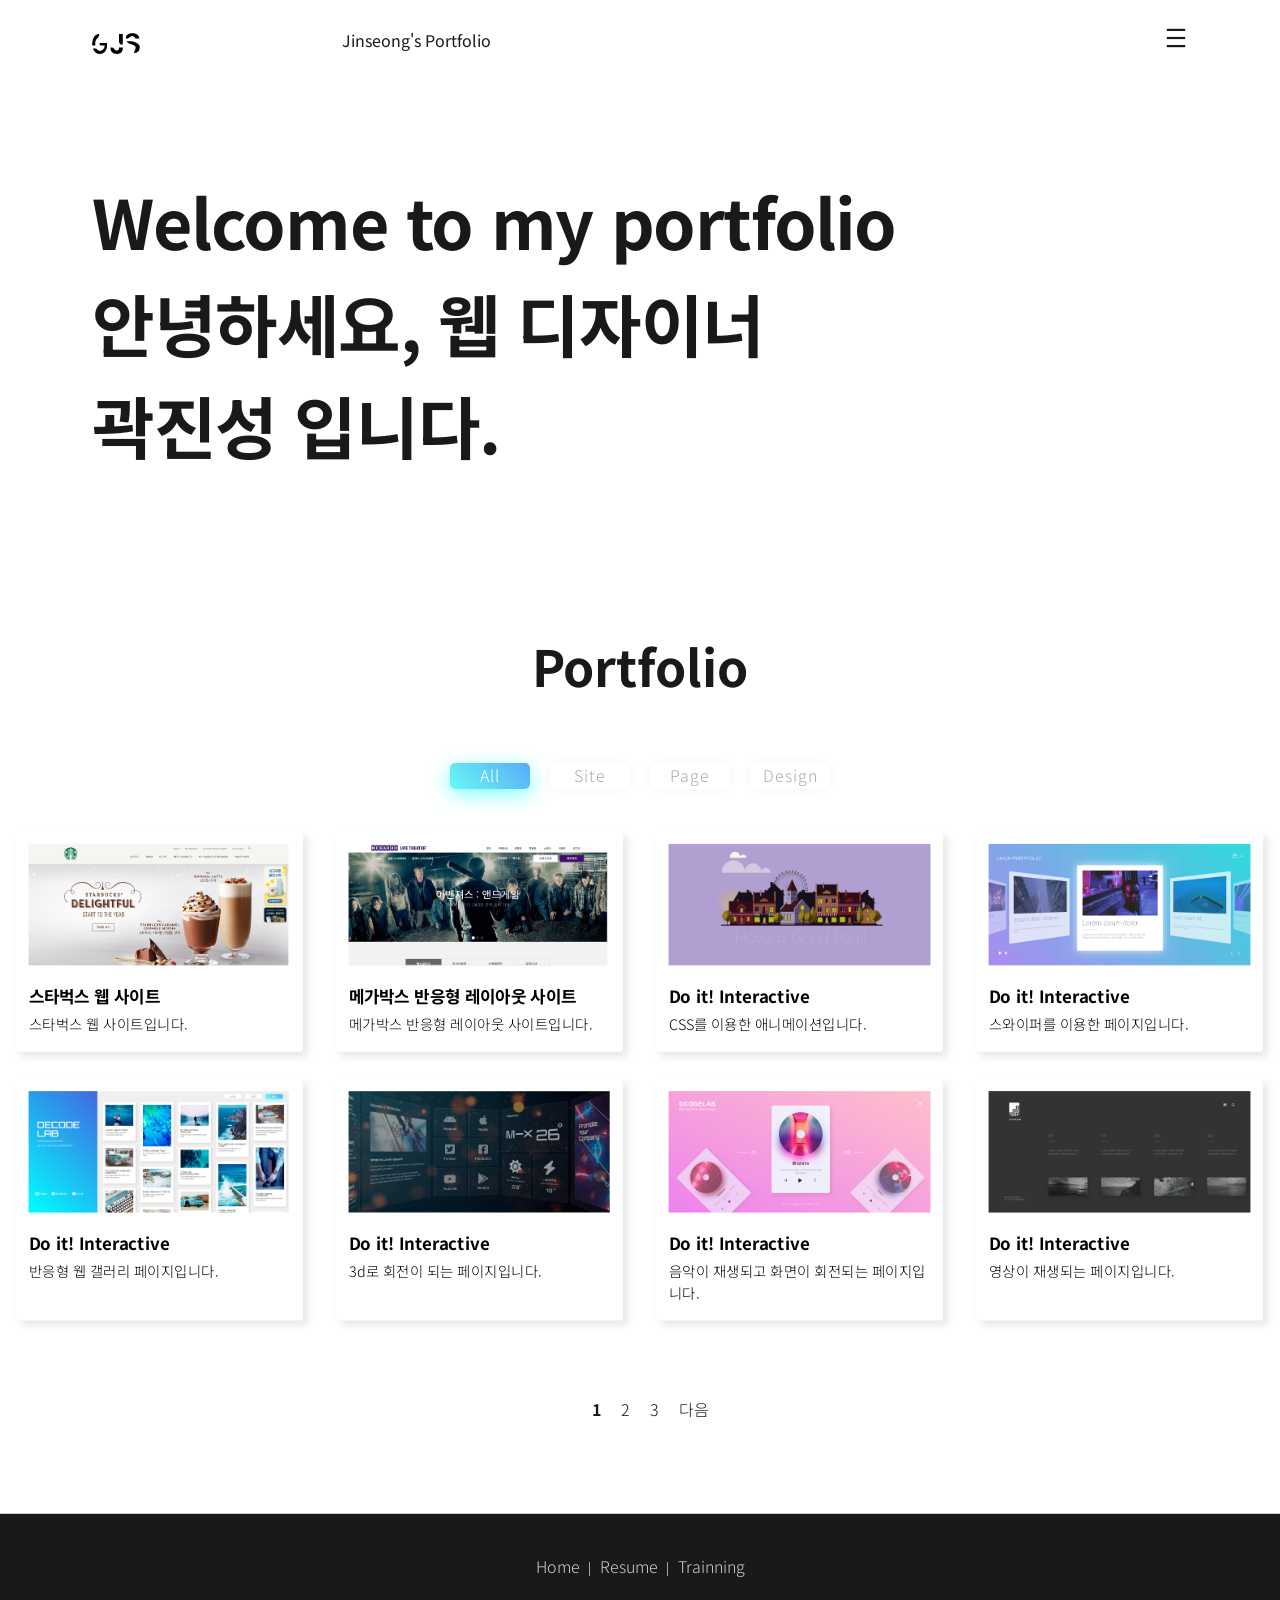
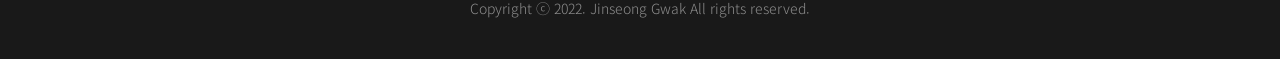
<file: index.html>
<!DOCTYPE html>
<html lang="ko">

<head>
    
  <meta name="robots" content="noindex">
  <meta name="googlebot" content="noindex"><!-- 검색 안되게 하는것 -->
  <meta charset="UTF-8">
  <meta http-equiv="X-UA-Compatible" content="IE=edge">
  <meta name="viewport" content="width=device-width, initial-scale=1.0">
  <!-- 오픈그래프 -->
  <meta property="og:type" content="website">
  <meta property="og:url" content="http://jinseong.pe.kr">
  <meta property="og:title" content="Jinseong Portfolio">
  <meta property="og:image" content="http://jinseong.pe.kr/images/profile.jpg">
  <meta property="og:description" content="포트폴리오">
  <meta property="og:site_name" content="Jinseong's Portfolio">
  <meta property="og:locale" content="en_US">
  <!-- 다음의 태그는 필수는 아니지만, 포함하는 것을 추천함 -->
  <meta property="og:image:width" content="800">
  <meta property="og:image:height" content="430">
  <title>Jinseong's Portfolio</title>
  <!-- 구글폰트 -->
  <link rel="preconnect" href="https://fonts.googleapis.com">
  <link rel="preconnect" href="https://fonts.gstatic.com" crossorigin>
  <link href="https://fonts.googleapis.com/css2?family=Noto+Sans+KR:wght@300;500;700&display=swap" rel="stylesheet">
  <!-- 파비콘 -->
  <link rel="icon" href="images/favicon.png">
  <!-- 구글 아이콘 -->
  <link rel="stylesheet"
    href="https://fonts.googleapis.com/css2?family=Material+Symbols+Outlined:opsz,wght,FILL,GRAD@20..48,100..700,0..1,-50..200" />
  <!-- css -->
  <link rel="stylesheet" href="css/common.css">
  <link rel="stylesheet" href="css/main.css">
  <link rel="stylesheet" href="css/mouseEffect.css">
  <!-- js -->
  <script defer src="https://cdnjs.cloudflare.com/ajax/libs/gsap/3.11.3/gsap.min.js"
    integrity="sha512-gmwBmiTVER57N3jYS3LinA9eb8aHrJua5iQD7yqYCKa5x6Jjc7VDVaEA0je0Lu0bP9j7tEjV3+1qUm6loO99Kw=="
    crossorigin="anonymous" referrerpolicy="no-referrer"></script>
  <script defer src="js/jquery-3.6.0.min.js"></script>
  <script defer src="js/mouseEffect.js"></script>
  <script defer src="js/typing.js"></script>
  <script defer src="js/js.js"></script>

  
<!--   <script src="js/isotope.pkgd.min.js"></script> -->

  
  
  <style>
    .typing-txt {
      display: none;
    }
  
    .typing {
      display: inline-block;
    }
  
    .typing::after {
      content: '';
      animation-name: cursor;
      animation-duration: 0.3s;
      animation-iteration-count: 8;
  
    }
  
    @keyframes cursor {
      0% {
        border-right: 1px solid #fff
      }
  
      50% {
        border-right: 1px solid #000
      }
  
      100% {
        border-right: 1px solid #fff
      }
    }
  </style>
</head>

<body>
  <input type="checkbox" id="menu-click" class="menu-click">
  <div class="menu-modal">
    <div class="cursor"></div>
    <div class="cursorfollow"></div>
    <div class="inner">
      <div class="modal-top">
        <img class="modal-logo" src="images/menu-logo.png" alt="gjs">
        <label for="menu-click">
          <div class="close"><span class="material-symbols-outlined">
              close
            </span></div>
        </label>
      </div>
      <div class="modal-contents">
        <div class="modal-left">
          <dl>
            <dt>My name</dt>
            <dd>Jinseing-Gwak</dd>
            <dt>Adress</dt>
            <dd>경기도 의왕시 행복마을 3로 18</dd>
            <dt>Contact</dt>
            <dd>
              010-7590-1023
            </dd>
            <dd>
              Gorden42@naver.com
            </dd>
            <dt class="birth">Birth</dt>
            <dd>1992.11.10</dd>
            <dd class="d-day"></dd>
          </dl>

        </div>
        <div class="modal-right">
          <ul>
            <li><a href="index.html"><span class="style1">Home</span></a></li>
            <li><a href="about.html"><span class="style2">Resume</span></a></li>
            <li><a target="_blank" href="https://chief-tub-1d0.notion.site/fff4b5e5cb4d80ad8af8f2d2c8edf378?pvs=4"><span class="style3">Trainning</span></a></li>
          </ul>
          <ol>
            <li><span class="style4">Carpe diem</span> <span>"오늘을 즐겨라"</span></li>
            <li><span class="style4">Memento mori</span> <span>"죽음을 기억하라"</span></li>
            <li><span class="style4">Amor fati</span> <span>"운명을 사랑하라"</span></li>
          </ol>
        </div>
      </div>
      <div class="copy"><strong>Copyright ⓒ 2022.</strong> <br> Jinseong Gwak All rights reserved.</div>

    </div>
  </div>
  <div class="all-layout">   
    
    <header>
      <div class="inner">
        <div class="header-wrap">
          <h1 class="logo"><a href="index.html"><img src="images/logo.png" alt="gjs"></a></h1>
          <strong class="header-title">Jinseong's Portfolio</strong>

          
          <label for="menu-click">
            <div class="menu"><span class=" material-symbols-outlined ">density_medium</span></div>
          </label>
          

        </div>
      </div>
    </header>
    
<main>
      <section id="page1">
        
        
        <article>
          <div class="inner">
            <div class="title-wrap">
              <strong class="typing-txt">Welcome to my portfolio</strong>
              <strong class="typing"></strong><br>
              <strong class="fade-in">안녕하세요, 웹 디자이너</strong><br>
              <strong class="fade-in">곽진성 입니다.</strong>
            </div>
          </div>
        </article>
      </section>


      <section id="page3">
        <h2 class="title" id="portfolio">Portfolio</h2>
        <ul class="p3-navi">
          <li  class="all on"><a data-nav="all" href="javascript:void(0)">All</a></li>
          <li  class="site"><a data-nav="site" href="javascript:void(0)">Site</a></li>
          <li  class="pageB"><a data-nav="page" href="javascript:void(0)">Page</a></li>
          <li  class="designB"><a data-nav="design" href="javascript:void(0)">Design</a></li>
        </ul>
        <article>
          <div class="portfolio">
            <!-- page -->
               <!-- Site -->
            <div class="all site" data-item="site">
              <div>
                <a target="_blank" href="portfolio/site/starbucks/index.html" title="2023-01-02">
                  <img src="images/portfolio-2.png" alt="1">
                  <h3>스타벅스 웹 사이트 </h3>
                  <p>스타벅스 웹 사이트입니다.</p>
                </a>
              </div>
            </div>

            <div class="all site" data-item="site">
              <div>
                <a target="_blank" href="portfolio/site/mgbox/index.html" title="2023-01-02">
                  <img src="images/portfolio-1.png" alt="1">
                  <h3>메가박스 반응형 레이아웃 사이트</h3>
                  <p>메가박스 반응형 레이아웃 사이트입니다.</p>
                </a>
              </div>
            </div>
            <!-- Web Story Boy -->
            
            <!-- Do it! -->
            <div class="all page" data-item="page">
              <div>
                <a target="_blank" href="portfolio/page/villageanimation/index.html" title="2023-01-02">
                  <img src="images/portfolio8.png" alt="3">
                  <h3>Do it! Interactive</h3>
                  <p>CSS를 이용한 애니메이션입니다.</p>
                </a>
              </div>
            </div>

            <div class="all page" data-item="page">
              <div>
                <a target="_blank" href="portfolio/page/swiper/index.html" title="2023-01-02">
                  <img src="images/portfolio7.png" alt="3">
                  <h3>Do it! Interactive</h3>
                  <p>스와이퍼를 이용한 페이지입니다.</p>
                </a>
              </div>
            </div>

            <div class="all page" data-item="page">
              <div>
                <a target="_blank" href="portfolio/page/responsivegallery/index.html" title="2023-01-02">
                  <img src="images/portfolio6.png" alt="3">
                  <h3>Do it! Interactive</h3>
                  <p>반응형 웹 갤러리 페이지입니다.</p>
                </a>
              </div>
            </div>

            <div class="all page" data-item="page">
              <div>
                <a target="_blank" href="portfolio/page/panorama-company/index.html" title="2023-01-02">
                  <img src="images/portfolio5.png" alt="3">
                  <h3>Do it! Interactive</h3>
                  <p>3d로 회전이 되는 페이지입니다.</p>
                </a>
              </div>
            </div>

            <div class="all page" data-item="page">
              <div>
                <a target="_blank" href="portfolio/page/musicplay/index.html" title="2023-01-02">
                  <img src="images/portfolio4.png" alt="3">
                  <h3>Do it! Interactive</h3>
                  <p>음악이 재생되고 화면이 회전되는 페이지입니다.</p>
                </a>
              </div>
            </div>

            <div class="all page" data-item="page">
              <div>
                <a target="_blank" href="portfolio/page/movie-webpage/index.html" title="2023-01-02">
                  <img src="images/portfolio3.png" alt="3">
                  <h3>Do it! Interactive</h3>
                  <p>영상이 재생되는 페이지입니다.</p>
                </a>
              </div>
            </div>

            <div class="all page" data-item="page">
              <div>
                <a target="_blank" href="portfolio/page/member/member1.html" title="2023-01-02">
                  <img src="images/portfolio2.png" alt="2">
                  <h3>Do it! Interactive</h3>
                  <p>원형 색상을 클릭하면 바뀌는 프로필 카드입니다.</p>
                </a>
              </div>
            </div>


            <!-- rock's easy web -->
              <div class="all page" data-item="page">
                <div>
                  <a target="_blank" href="2rocksEasyWeb/slide/slide1.html" title="2023-02-04">
                    <img src="images/portfolio-9.jpg" alt="1">
                    <h3>Rock's Easy Web</h3>
                    <p>Vanila Javascript 페이지 Slide 입니다.</p>
                  </a>
                </div>
              </div>
            <div class="all page" data-item="page">
              <div>
                <a target="_blank" href="portfolio/page/backtotop.html" title="2023-01-02">
                  <img src="images/portfolio10.png" alt="1">
                  <h3>Rock's Easy Web</h3>
                  <p>Top 버튼을 누르면 최 상단으로 스크롤 되는 페이지입니다.</p>
                </a>
              </div>
            </div>
            <div class="all page" data-item="page">
              <div>
                <a target="_blank" href="2rocksEasyWeb/darklightmode.html" title="2023-01-02">
                  <img src="images/portfolio-1.jpg" alt="1">
                  <h3>Rock's Easy Web</h3>
                  <p>버튼을 활용한 다크 & 라이트 모드입니다.</p>
                </a>
              </div>
            </div>
            <div class="all page" data-item="page">
            <div>
                <a target="_blank" href="2rocksEasyWeb/fullScreenLayout.html" title="2023-01-02">
                  <img src="images/portfolio9.png" alt="1">
                  <h3>Rock's Easy Web</h3>
                  <p>배경화면을 동영상으로 적용한 페이지입니다.</p>
                </a>
            </div>
            </div>

            <!-- 패캠 -->
            <div class="all page" data-item="page">
              <div>
                <a target="_blank" href="portfolio/page/Overwatch select/index.html" title="2023-01-02">
                  <img src="images/portfolio-4.png" alt="1">
                  <h3>Fastcampus</h3>
                  <p>css를 이용한 캐릭터 선택 페이지입니다.</p>
                </a>
              </div>
            </div>
            

            <!-- End Page -->

          

            <!-- <div class="all site" data-item="site">
              <div>
                <a target="_blank" href="portfolio/site/yuhan/yuhan.html" title="2022-08-01">
                  <img src="images/portfolio-3.png" alt="1">
                  <h3>그린 아트 컴퓨터학원</h3>
                  <p>퍼블리싱을 배우고 처음 만들어본 사이트입니다.</p>
                </a>
              </div>
            </div> -->
            <!-- End Site -->


            <!-- design -->
            <!-- 패캠 -->
              <div class="all design" data-item="design">
                <div>
                  <a target="_blank" href="https://xd.adobe.com/view/2b9d082d-b6d8-4e4c-8c3f-72fe4f51de38-7ece/" title="2023-02-12">
                    <img src="images/portfolio-10.jpg" alt="1">
                    <h3>패스트 캠퍼스</h3>
                    <p>아이소 메트릭 디자인입니다.</p>
                  </a>
                </div>
              </div>

            <div class="all design" data-item="design">
              <div>
                <a target="_blank" href="https://xd.adobe.com/view/e50f0ac0-256c-4ae1-b092-5443fc8df026-b05c/" title="2023-01-06">
                  <img src="images/portfolio-xd-11.png" alt="1">
                  <h3>패스트 캠퍼스</h3>
                  <p>화면이 회전하는 회전 UI 입니다.</p>
                </a>
              </div>
            </div>
            <!-- 맛있는 디자인 xd -->           
            <div class="all design" data-item="design">
              <div>
                <a target="_blank" href="https://xd.adobe.com/view/f2ee7136-53d8-4c8a-a7fd-172489b045aa-a7bd/" title="2023-01-06">
                  <img src="images/portfolio-xd-10.png" alt="1">
                  <h3>맛있는 디자인 xd </h3>
                  <p>XD 여행 소개앱 로그인페이지, 메인페이지, 소개 세부 페이지</p>
                </a>
              </div>
            </div>
            <div class="all design" data-item="design">
              <div>
                <a target="_blank" href="https://xd.adobe.com/view/b4a2d971-9dbd-435d-a1c9-9ecc47e2ae32-e1f1/" title="2023-01-06">
                  <img src="images/portfolio-xd-9.png" alt="1">
                  <h3>맛있는 디자인 xd</h3>
                  <p>XD 뉴모피즘 스타일의 다이얼 드래그</p>
                </a>
              </div>
            </div>
            <div class="all design" data-item="design">
              <div>
                <a target="_blank" href="https://xd.adobe.com/view/0e32c825-2ce6-4857-bd8d-7dfb23e69aa8-5b61/" title="2023-01-06">
                  <img src="images/portfolio-xd-8.png" alt="1">
                  <h3>맛있는 디자인 xd</h3>
                  <p>XD를 활용한 스포티파이 음악앱 UI입니다.</p>
                </a>
              </div>
            </div>
            <div class="all design" data-item="design">
              <div>
                <a target="_blank" href="https://xd.adobe.com/view/6083be2c-2190-4567-80ab-d0a60cac28cf-35d0/" title="2023-01-29">
                  <img src="images/portfolio-8.jpg" alt="1">
                  <h3>맛있는 디자인 xd</h3>
                  <p>XD를 활용한 로그인 화면 디자인입니다.</p>
                </a>
              </div>
            </div>
            <div class="all design" data-item="design">
              <div>
                <a target="_blank" href=" https://xd.adobe.com/view/5617f849-998c-48da-aef4-882292831a00-0344/" title="2023-01-06">
                  <img src="images/portfolio-xd-7.png" alt="1">
                  <h3>맛있는 디자인 xd</h3>
                  <p>XD를 활용한 간단한 마우스 오버(세로형)입니다.</p>
                </a>
              </div>
            </div>
            <div class="all design" data-item="design">
              <div>
                <a target="_blank" href=" https://xd.adobe.com/view/711b6a88-a1e9-4c5a-9da1-08feecf08849-2448/" title="2023-01-06">
                  <img src="images/portfolio-xd-6.png" alt="1">
                  <h3>맛있는 디자인 xd</h3>
                  <p>XD를 활용한 간단한 마우스 오버(가로형)입니다.</p>
                </a>
              </div>
            </div>
            <div class="all design" data-item="design">
              <div>
                <a target="_blank" href="https://xd.adobe.com/view/76690d8d-38b9-42a5-9016-3695d35e73e8-233a/" title="2023-01-06">
                  <img src="images/portfolio-xd-5.png" alt="1">
                  <h3>맛있는 디자인 xd</h3>
                  <p>XD를 활용한 마우스 오버 버튼 프로토타입입니다.</p>
                </a>
              </div>
            </div>
            <div class="all design" data-item="design">
              <div>
                <a target="_blank" href="https://xd.adobe.com/view/4a2baaa7-dc61-498c-aab6-7a789e73a5ec-1f78/" title="2023-01-06">
                  <img src="images/portfolio-xd-2.png" alt="1">
                  <h3>맛있는 디자인 xd</h3>
                  <p>XD 프로토타입을 이용한 화면 슬라이드 입니다.</p>
                </a>
              </div>
            </div>
            <div class="all design" data-item="design">
              <div>
                <a target="_blank" href="https://xd.adobe.com/view/f5216fa4-6eb4-49c7-bf24-4859f83b3af2-a072/" title="2023-01-06">
                  <img src="images/portfolio-xd-1.png" alt="1">
                  <h3>맛있는 디자인 xd</h3>
                  <p>XD 프로토타입을 이용한 모바일 화면전환 입니다.</p>
                </a>
              </div>
            </div>
            <div class="all design" data-item="design">
              <div>
                <a target="_blank" href="https://xd.adobe.com/view/9d042fde-536d-41fd-8c21-a2ed2c7b6d0d-c857/" title="2023-01-06">
                  <img src="images/portfolio-xd-3.png" alt="1">
                  <h3>맛있는 디자인 xd</h3>
                  <p>XD 프로토타입을 이용한 대시보드 탭 화면전환입니다.</p>
                </a>
              </div>
            </div>
            <div class="all design" data-item="design">
              <div>
                <a target="_blank" href="https://xd.adobe.com/view/718d758a-9b4d-4cb4-9724-973a49a2bb65-24de/" title="2023-01-06">
                  <img src="images/portfolio-xd-4.png" alt="1">
                  <h3>맛있는 디자인 xd</h3>
                  <p>XD를 활용한 간단한 아이콘입니다.</p>
                </a>
              </div>
            </div>
            <!-- End Design -->


          </div>

       
          <div class="page-nation">
            <div class="prev-group"></div>
            <div class="page-nation-group"></div>
            <div class="next-group"></div>
          </div>
          
        </article>
      </section>


    
</main>
<footer>
  <div class="inner">
    <ul class="footer-study">
      <li><a href="/index.html">Home</a></li>
      <li><a href="/about.html">Resume</a></li>
      <li><a target="_blank" href="https://chief-tub-1d0.notion.site/fff4b5e5cb4d80ad8af8f2d2c8edf378?pvs=4">Trainning</a></li>
    </ul>
    <div>Copyright ⓒ 2022. Jinseong Gwak All rights reserved.</div>
    <div id="back-to-top">Top</div>
  </div>


</footer>

</div>
</body>

</html>
</file>
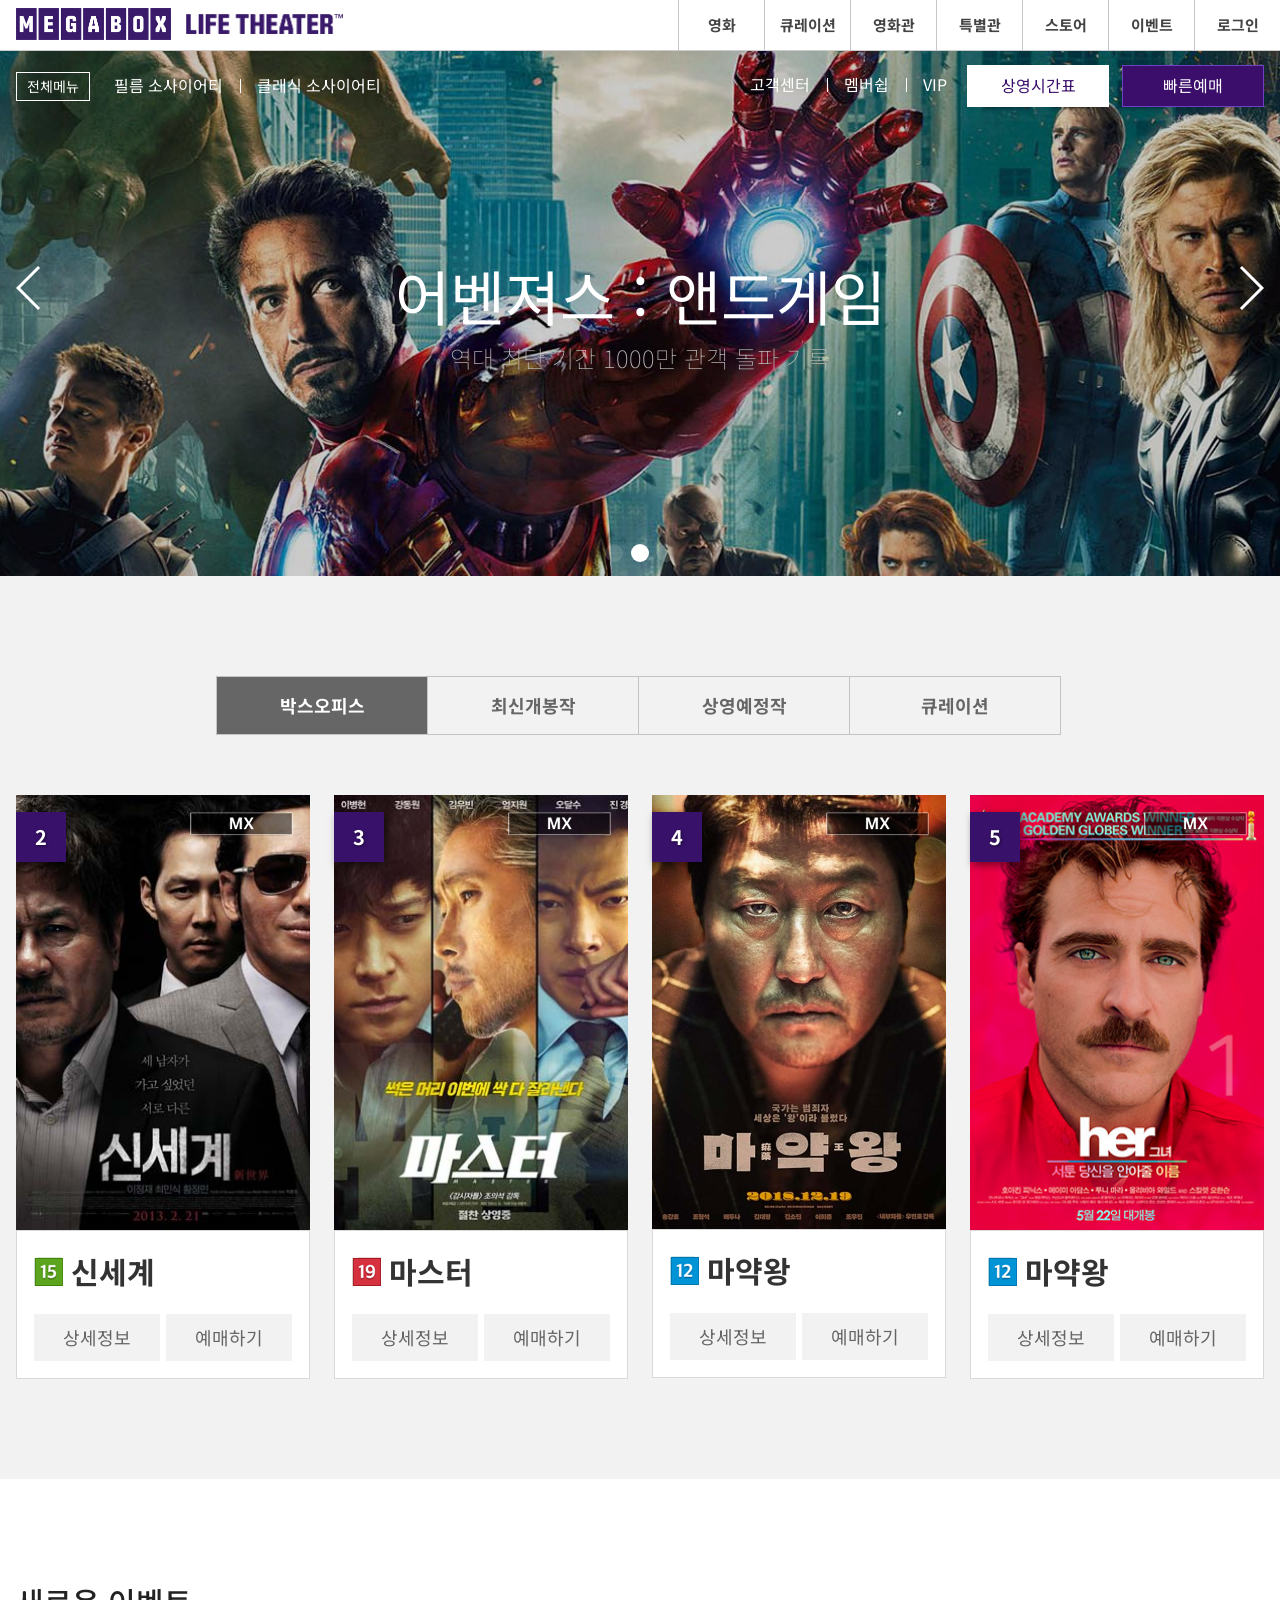
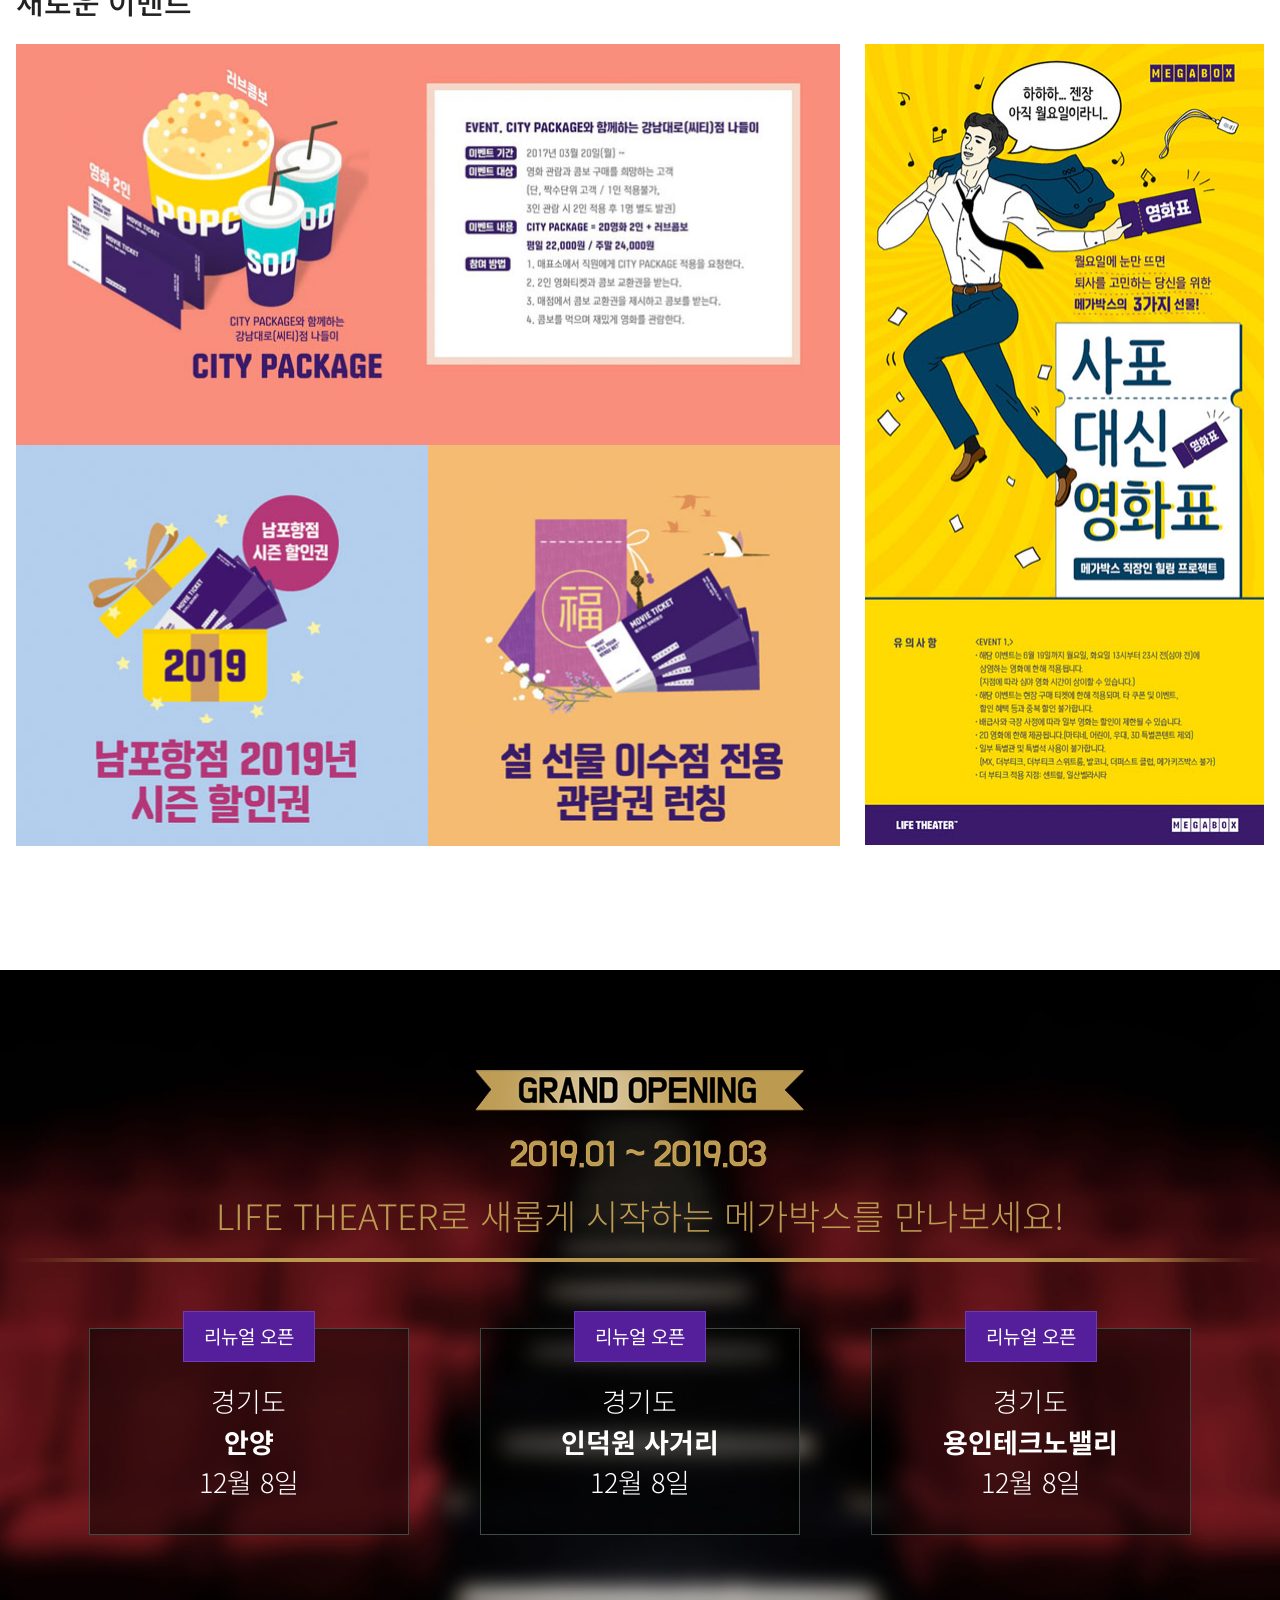
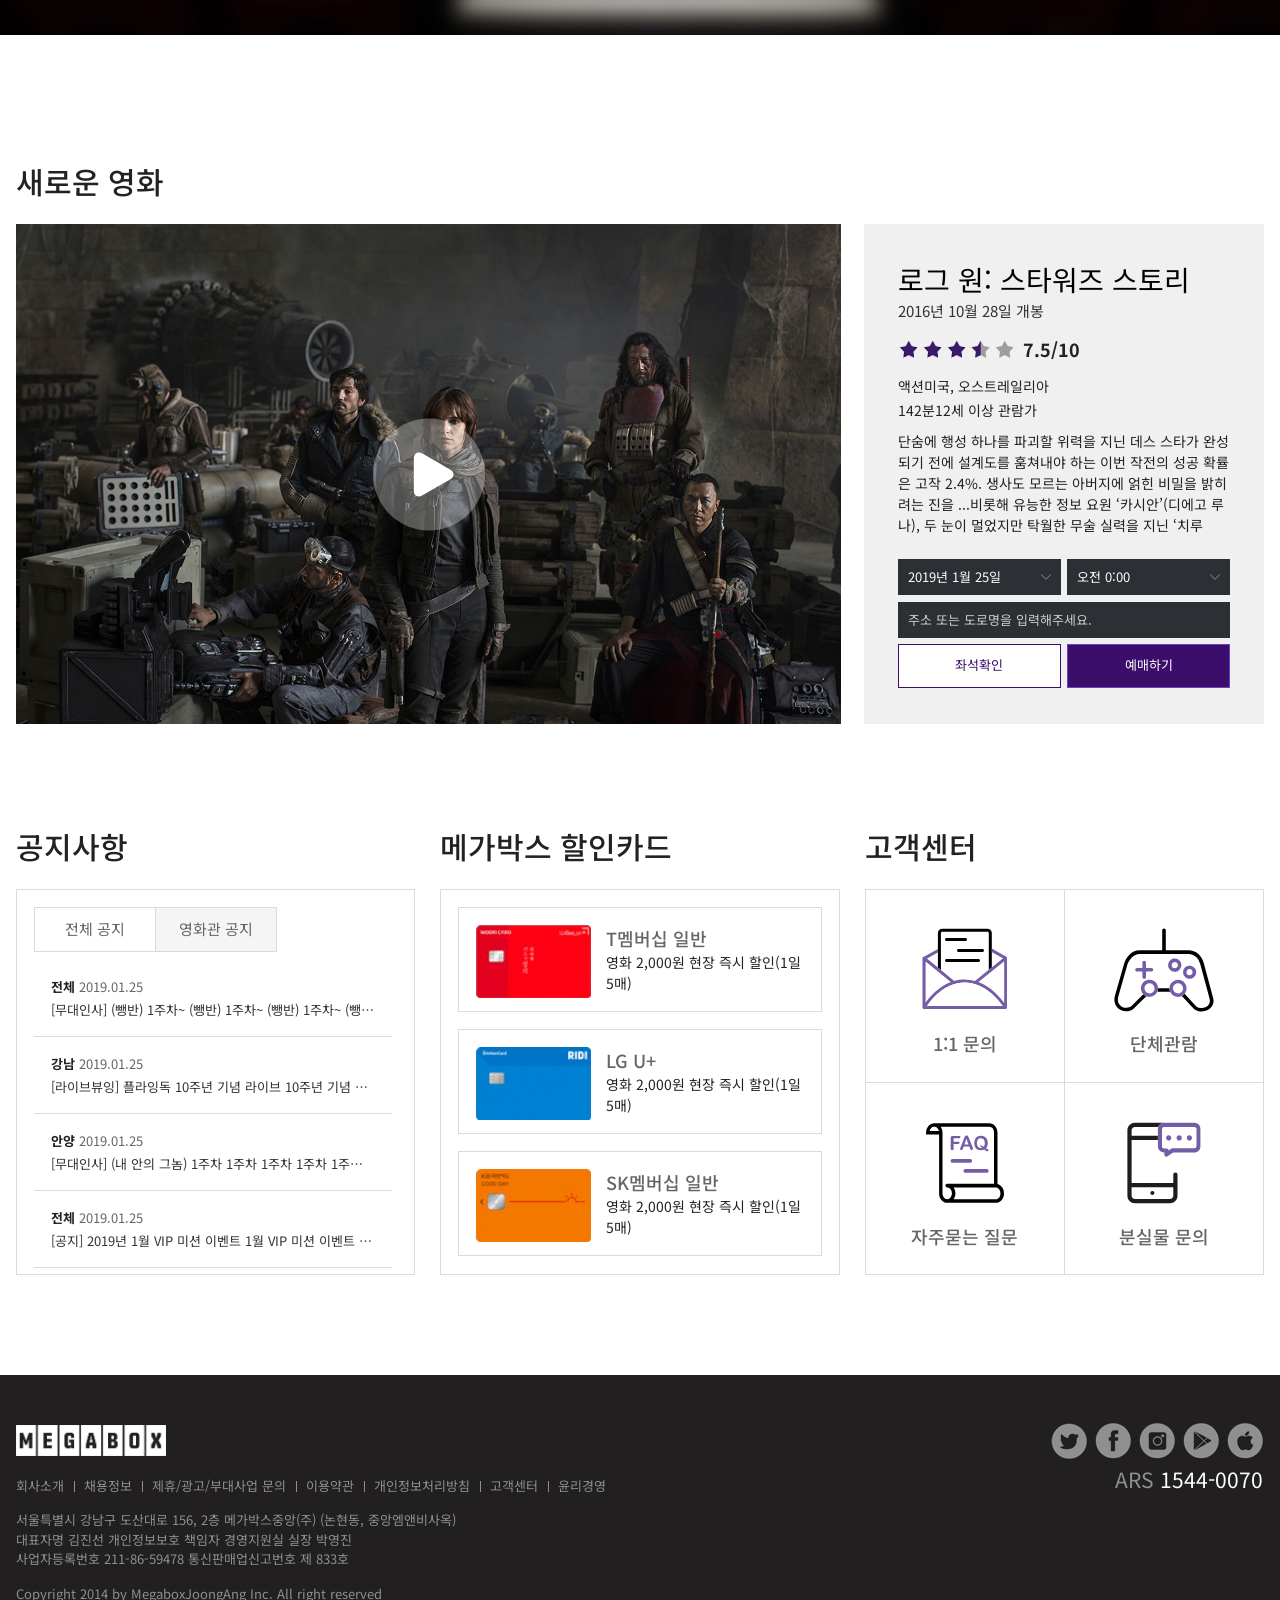
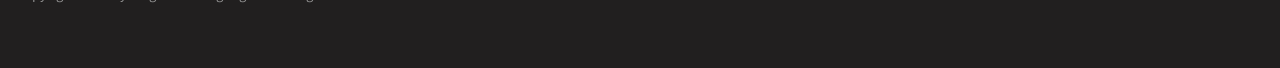
<file: portfolio/site/mgbox/index.html>
<!DOCTYPE html>
<html lang="ko">
<head>
    <meta charset="UTF-8">
    <meta name="viewport" content="user-scalable=no, initial-scale=1.0, maximum-scale=1.0, minimum-scale=1.0, width=device-width">
    <meta http-equiv="X-UA-Compatible" content="ie=edge">
    <meta name="format-detection" content="telephone=no">
    <meta name="author" content="webstoryboy">
    <meta name="description" content="메가박스 사이트 따라하면서 배우는 튜토리얼입니다.">
    <meta name="keywords" content="메가박스, 유투브, 영화, 최신영화, 영화관, CGV, 롯데시네마, 웹스토리보이, 웹스, 사이트 만들기, 따라하기, 이미지 슬라이드">
    <title>메가박스 사이트 코딩하기 : 푸터 영역</title>

    <!-- css -->
    <link rel="stylesheet" href="assets/css/reset.css">
    <link rel="stylesheet" href="assets/css/style.css">
    <link rel="stylesheet" href="assets/css/swiper.css">
    
    <!-- 파비콘 -->
    <link rel="shortcut icon" href="assets/icons/favicon.ico">
    <link rel="apple-touch-icon-precomposed" href="assets/icons/favicon_72.png" />
    <link rel="apple-touch-icon-precomposed" sizes="96x96" href="assets/icons/favicon_96.png" />
    <link rel="apple-touch-icon-precomposed" sizes="144x144" href="assets/icons/favicon_144.png" />
    <link rel="apple-touch-icon-precomposed" sizes="192x192" href="assets/icons/favicon_192.png" />
    
    <!-- 페이스북 메타 태그 -->
    <meta property="og:title" content="메가박스 사이트 만들기" />
    <meta property="og:url" content="https://github.com/webstoryboy/megabox2019" />
    <meta property="og:image" content="https://webstoryboy.github.io/megabox2019/mega.jpg" />
    <meta property="og:description" content="메가박스 사이트 따라하면서 배우는 튜토리얼입니다." />
   
    <!-- 트위터 메타 태그 -->
    <meta name="twitter:card" content="summary">
    <meta name="twitter:title" content="메가박스 사이트 만들기">
    <meta name="twitter:url" content="https://github.com/webstoryboy/megabox2019/">
    <meta name="twitter:image" content="https://webstoryboy.github.io/megabox2019/mega.jpg">
    <meta name="twitter:description" content="메가박스 사이트 따라하면서 배우는 튜토리얼입니다.">
    
    <!-- 웹 폰트 -->
    <link href="https://fonts.googleapis.com/css?family=Noto+Sans+KR:100,300,400,500,700,900&amp;subset=korean" rel="stylesheet">
    
    <!-- HTLM5shiv ie6~8 -->
    <!--[if lt IE 9]> 
      <script src="assets/js/html5shiv.min.js"></script>
      <script type="text/javascript">
         alert("현재 브라우저는 지원하지 않습니다. 크롬 브라우저를 추천합니다.!");
      </script>
   <![endif]-->
</head>
<body>
    
    <header id="header">
        <div class="container">
            <div class="row">
                <div class="header clearfix">
                    <h1>
                        <a href="#">
                            <em><img src="assets/img/logo.png" alt="MEGABOX"></em>
                            <strong><img src="assets/img/logo-sub.png" alt="LIFE THEATER"></strong>
                        </a>    
                    </h1>
                    <nav id="mNav">
                        <h2 class="ir_so">메가박스 전체메뉴</h2>
                        <a href="#" class="ham"><span></span></a>
                    </nav>
                    <nav class="nav">
                        <ul class="clearfix">
                            <li><a href="#">영화</a></li>
                            <li><a href="#">큐레이션</a></li>
                            <li><a href="#">영화관</a></li>
                            <li><a href="#">특별관</a></li>
                            <li><a href="#">스토어</a></li>
                            <li><a href="#">이벤트</a></li>
                            <li><a href="#">로그인</a></li>
                        </ul>
                    </nav>    
                </div>
            </div>
        </div>
    </header>
    <!-- //header -->
    
    
    <section id="banner">
        <div class="banner_menu">
            <h2 class="ir_so">배너 영역</h2>
            <div class="container">
                <div class="row">
                    <div class="bm_left">
                        <ul>
                            <li class="total"><a href="#">전체메뉴</a></li>
                            <li class="line"><a href="#">필름 소사이어티</a></li>
                            <li><a href="#">클래식 소사이어티</a></li>
                        </ul>
                    </div>
                    <div class="bm_right">
                        <ul>
                            <li class="line"><a href="custom/faq.html">고객센터</a></li>
                            <li class="line"><a href="#">멤버쉽</a></li>
                            <li><a href="#">VIP</a></li>
                        </ul>
                        <ul>
                            <li class="white"><a href="#">상영시간표</a></li>
                            <li class="purple"><a href="#">빠른예매</a></li>
                        </ul>
                    </div>
                </div>
            </div>
        </div>
        <div class="slider">
           <div class="swiper-container">
                <div class="swiper-wrapper">
                    <div class="swiper-slide ss1">
                        <div class="container">
                            <div class="row">
                                <h3>어벤져스 : 앤드게임</h3>
                                <p>역대 최단 기간 1000만 관객 돌파 기록 </p>
                            </div>
                        </div>
                    </div>
                    <div class="swiper-slide ss2">
                        <div class="container">
                            <div class="row">
                                <h3>어벤져스 : 앤드게임</h3>
                                <p>역대 최단 기간 1000만 관객 돌파 기록 </p>
                            </div>
                        </div>
                    </div>
                    <div class="swiper-slide ss3">
                        <div class="container">
                            <div class="row">
                                <h3>어벤져스 : 앤드게임</h3>
                                <p>역대 최단 기간 1000만 관객 돌파 기록 </p>
                            </div>
                        </div>
                    </div>
                </div>
                <div class="swiper-pagination"></div>
                <div class="swiper-button-prev"></div>
                <div class="swiper-button-next"></div>
            </div>
        </div>
    </section>
    <!-- //banner -->
    
    
    <section id="movie">
        <div class="container">
            <div class="row">
                <h2 class="ir_so">영화 예매</h2>
                <div class="movie">
                    <div class="movie_title">
                        <ul class="clearfix">
                            <li class="active"><a href="#">박스오피스</a></li>
                            <li><a href="#">최신개봉작</a></li>
                            <li><a href="#">상영예정작</a></li>
                            <li><a href="#">큐레이션</a></li>
                        </ul>
                    </div>
                    <div class="movie_chart">
                        <div class="swiper-container2">
                           <div class="chart_cont1 swiper-wrapper">
                               <div class="swiper-slide">
                                   <div class="poster">
                                       <figure>
                                           <img src="assets/img/poster01.jpg" srcset="assets/img/poster01@2.jpg 2x" alt="침묵">
                                       </figure>
                                       <div class="rank"><strong>1</strong></div>
                                       <div class="mx">
                                           <span class="icon m ir_pm">MX</span>
                                           <span class="icon b ir_pm">Boutique</span>
                                       </div>
                                   </div>
                                   <div class="infor">
                                       <h3><span class="icon all ir_pm">전체관람가</span> <strong>침묵</strong></h3>
                                       <div class="infor_btn">
                                           <a href="#">상세정보</a>
                                           <a href="#">예매하기</a>
                                       </div>
                                   </div>
                               </div>
                               <div class="swiper-slide">
                                   <div class="poster">
                                       <figure>
                                           <img src="assets/img/poster02.jpg" srcset="assets/img/poster02@2.jpg 2x" alt="신세계">
                                       </figure>
                                       <div class="rank"><strong>2</strong></div>
                                       <div class="mx">
                                           <span class="icon m ir_pm">MX</span>
                                       </div>
                                   </div>
                                   <div class="infor">
                                       <h3><span class="icon a19 ir_pm">19세 이상 관람</span> <strong>신세계</strong></h3>
                                       <div class="infor_btn">
                                           <a href="#">상세정보</a>
                                           <a href="#">예매하기</a>
                                       </div>
                                   </div>
                               </div>
                               <div class="swiper-slide">
                                   <div class="poster">
                                       <figure>
                                           <img src="assets/img/poster03.jpg" srcset="assets/img/poster03@2.jpg 2x" alt="마스터">
                                       </figure>
                                       <div class="rank"><strong>3</strong></div>
                                       <div class="mx">
                                           <span class="icon m ir_pm">MX</span>
                                       </div>
                                   </div>
                                   <div class="infor">
                                       <h3><span class="icon a12 ir_pm">12세 이상 관람</span> <strong>마스터</strong></h3>
                                       <div class="infor_btn">
                                           <a href="#">상세정보</a>
                                           <a href="#">예매하기</a>
                                       </div>
                                   </div>
                               </div>
                               <div class="swiper-slide">
                                   <div class="poster">
                                       <figure>
                                           <img src="assets/img/poster04.jpg" srcset="assets/img/poster04@2.jpg 2x" alt="마약왕">
                                       </figure>
                                       <div class="rank"><strong>4</strong></div>
                                       <div class="mx">
                                           <span class="icon m ir_pm">MX</span>
                                       </div>
                                   </div>
                                   <div class="infor">
                                       <h3><span class="icon a15 ir_pm">15세 이상 관람</span> <strong>마약왕</strong></h3>
                                       <div class="infor_btn">
                                           <a href="#">상세정보</a>
                                           <a href="#">예매하기</a>
                                       </div>
                                   </div>
                               </div>
                               <div class="swiper-slide">
                                   <div class="poster">
                                       <figure>
                                           <img src="assets/img/poster05.jpg" srcset="assets/img/poster05@2.jpg 2x" alt="마약왕">
                                       </figure>
                                       <div class="rank"><strong>5</strong></div>
                                       <div class="mx">
                                           <span class="icon m ir_pm">MX</span>
                                       </div>
                                   </div>
                                   <div class="infor">
                                       <h3><span class="icon a15 ir_pm">15세 이상 관람</span> <strong>마약왕</strong></h3>
                                       <div class="infor_btn">
                                           <a href="#">상세정보</a>
                                           <a href="#">예매하기</a>
                                       </div>
                                   </div>
                               </div>
                               <div class="swiper-slide">
                                   <div class="poster">
                                       <figure>
                                           <img src="assets/img/poster06.jpg" srcset="assets/img/poster06@2.jpg 2x" alt="마약왕">
                                       </figure>
                                       <div class="rank"><strong>6</strong></div>
                                       <div class="mx">
                                           <span class="icon m ir_pm">MX</span>
                                       </div>
                                   </div>
                                   <div class="infor">
                                       <h3><span class="icon a15 ir_pm">15세 이상 관람</span> <strong>마약왕</strong></h3>
                                       <div class="infor_btn">
                                           <a href="#">상세정보</a>
                                           <a href="#">예매하기</a>
                                       </div>
                                   </div>
                               </div>
                               <div class="swiper-slide">
                                   <div class="poster">
                                       <figure>
                                           <img src="assets/img/poster07.jpg" srcset="assets/img/poster07@2.jpg 2x" alt="마약왕">
                                       </figure>
                                       <div class="rank"><strong>7</strong></div>
                                       <div class="mx">
                                           <span class="icon m ir_pm">MX</span>
                                       </div>
                                   </div>
                                   <div class="infor">
                                       <h3><span class="icon a15 ir_pm">15세 이상 관람</span> <strong>마약왕</strong></h3>
                                       <div class="infor_btn">
                                           <a href="#">상세정보</a>
                                           <a href="#">예매하기</a>
                                       </div>
                                   </div>
                               </div>
                               <div class="swiper-slide">
                                   <div class="poster">
                                       <figure>
                                           <img src="assets/img/poster08.jpg" srcset="assets/img/poster08@2.jpg 2x" alt="마약왕">
                                       </figure>
                                       <div class="rank"><strong>8</strong></div>
                                       <div class="mx">
                                           <span class="icon m ir_pm">MX</span>
                                       </div>
                                   </div>
                                   <div class="infor">
                                       <h3><span class="icon a15 ir_pm">15세 이상 관람</span> <strong>마약왕</strong></h3>
                                       <div class="infor_btn">
                                           <a href="#">상세정보</a>
                                           <a href="#">예매하기</a>
                                       </div>
                                   </div>
                               </div>
                           </div>
                        </div>
                        <!-- //chart_cont1-->
                        
                        <div class="swiper-container2">
                            <div class="chart_cont2 swiper-wrapper">
                                <div class="swiper-slide">
                                    <div class="poster">
                                        <figure>
                                            <img src="assets/img/poster07.jpg" srcset="assets/img/poster07@2.jpg 2x" alt="침묵">
                                        </figure>
                                        <div class="rank"><strong>1</strong></div>
                                        <div class="mx">
                                            <span class="icon m ir_pm">MX</span>
                                            <span class="icon b ir_pm">Boutique</span>
                                        </div>
                                    </div>
                                    <div class="infor">
                                        <h3><span class="icon all ir_pm">전체관람가</span> <strong>침묵</strong></h3>
                                        <div class="infor_btn">
                                            <a href="#">상세정보</a>
                                            <a href="#">예매하기</a>
                                        </div>
                                    </div>
                                </div>
                                <div class="swiper-slide">
                                    <div class="poster">
                                        <figure>
                                            <img src="assets/img/poster08.jpg" srcset="assets/img/poster08@2.jpg 2x" alt="신세계">
                                        </figure>
                                        <div class="rank"><strong>2</strong></div>
                                        <div class="mx">
                                            <span class="icon m ir_pm">MX</span>
                                        </div>
                                    </div>
                                    <div class="infor">
                                        <h3><span class="icon a19 ir_pm">19세 이상 관람</span> <strong>신세계</strong></h3>
                                        <div class="infor_btn">
                                            <a href="#">상세정보</a>
                                            <a href="#">예매하기</a>
                                        </div>
                                    </div>
                                </div>
                                <div class="swiper-slide">
                                    <div class="poster">
                                        <figure>
                                            <img src="assets/img/poster07.jpg" srcset="assets/img/poster07@2.jpg 2x" alt="마스터">
                                        </figure>
                                        <div class="rank"><strong>3</strong></div>
                                        <div class="mx">
                                            <span class="icon m ir_pm">MX</span>
                                        </div>
                                    </div>
                                    <div class="infor">
                                        <h3><span class="icon a12 ir_pm">12세 이상 관람</span> <strong>마스터</strong></h3>
                                        <div class="infor_btn">
                                            <a href="#">상세정보</a>
                                            <a href="#">예매하기</a>
                                        </div>
                                    </div>
                                </div>
                                <div class="swiper-slide">
                                    <div class="poster">
                                        <figure>
                                            <img src="assets/img/poster08.jpg" srcset="assets/img/poster08@2.jpg 2x" alt="마약왕">
                                        </figure>
                                        <div class="rank"><strong>4</strong></div>
                                        <div class="mx">
                                            <span class="icon m ir_pm">MX</span>
                                        </div>
                                    </div>
                                    <div class="infor">
                                        <h3><span class="icon a15 ir_pm">15세 이상 관람</span> <strong>마약왕</strong></h3>
                                        <div class="infor_btn">
                                            <a href="#">상세정보</a>
                                            <a href="#">예매하기</a>
                                        </div>
                                    </div>
                                </div>
                                <div class="swiper-slide">
                                    <div class="poster">
                                        <figure>
                                            <img src="assets/img/poster08.jpg" srcset="assets/img/poster08@2.jpg 2x" alt="마약왕">
                                        </figure>
                                        <div class="rank"><strong>4</strong></div>
                                        <div class="mx">
                                            <span class="icon m ir_pm">MX</span>
                                        </div>
                                    </div>
                                    <div class="infor">
                                        <h3><span class="icon a15 ir_pm">15세 이상 관람</span> <strong>마약왕</strong></h3>
                                        <div class="infor_btn">
                                            <a href="#">상세정보</a>
                                            <a href="#">예매하기</a>
                                        </div>
                                    </div>
                                </div>
                                <div class="swiper-slide">
                                    <div class="poster">
                                        <figure>
                                            <img src="assets/img/poster08.jpg" srcset="assets/img/poster08@2.jpg 2x" alt="마약왕">
                                        </figure>
                                        <div class="rank"><strong>4</strong></div>
                                        <div class="mx">
                                            <span class="icon m ir_pm">MX</span>
                                        </div>
                                    </div>
                                    <div class="infor">
                                        <h3><span class="icon a15 ir_pm">15세 이상 관람</span> <strong>마약왕</strong></h3>
                                        <div class="infor_btn">
                                            <a href="#">상세정보</a>
                                            <a href="#">예매하기</a>
                                        </div>
                                    </div>
                                </div>
                            </div>
                        </div>
                        <!-- //chart_cont2-->
                        
                        <div class="swiper-container2">
                            <div class="chart_cont3 swiper-wrapper">
                                <div class="swiper-slide">
                                    <div class="poster">
                                        <figure>
                                            <img src="assets/img/poster09.jpg" srcset="assets/img/poster09@2.jpg 2x" alt="침묵">
                                        </figure>
                                        <div class="rank"><strong>1</strong></div>
                                        <div class="mx">
                                            <span class="icon m ir_pm">MX</span>
                                            <span class="icon b ir_pm">Boutique</span>
                                        </div>
                                    </div>
                                    <div class="infor">
                                        <h3><span class="icon all ir_pm">전체관람가</span> <strong>침묵</strong></h3>
                                        <div class="infor_btn">
                                            <a href="#">상세정보</a>
                                            <a href="#">예매하기</a>
                                        </div>
                                    </div>
                                </div>
                                <div class="swiper-slide">
                                    <div class="poster">
                                        <figure>
                                            <img src="assets/img/poster01.jpg" srcset="assets/img/poster01@2.jpg 2x" alt="신세계">
                                        </figure>
                                        <div class="rank"><strong>2</strong></div>
                                        <div class="mx">
                                            <span class="icon m ir_pm">MX</span>
                                        </div>
                                    </div>
                                    <div class="infor">
                                        <h3><span class="icon a12 ir_pm">19세 이상 관람</span> <strong>신세계</strong></h3>
                                        <div class="infor_btn">
                                            <a href="#">상세정보</a>
                                            <a href="#">예매하기</a>
                                        </div>
                                    </div>
                                </div>
                                <div class="swiper-slide">
                                    <div class="poster">
                                        <figure>
                                            <img src="assets/img/poster02.jpg" srcset="assets/img/poster02@2.jpg 2x" alt="마스터">
                                        </figure>
                                        <div class="rank"><strong>3</strong></div>
                                        <div class="mx">
                                            <span class="icon m ir_pm">MX</span>
                                        </div>
                                    </div>
                                    <div class="infor">
                                        <h3><span class="icon a12 ir_pm">12세 이상 관람</span> <strong>마스터</strong></h3>
                                        <div class="infor_btn">
                                            <a href="#">상세정보</a>
                                            <a href="#">예매하기</a>
                                        </div>
                                    </div>
                                </div>
                                <div class="swiper-slide">
                                    <div class="poster">
                                        <figure>
                                            <img src="assets/img/poster03.jpg" srcset="assets/img/poster03@2.jpg 2x" alt="마약왕">
                                        </figure>
                                        <div class="rank"><strong>4</strong></div>
                                        <div class="mx">
                                            <span class="icon m ir_pm">MX</span>
                                        </div>
                                    </div>
                                    <div class="infor">
                                        <h3><span class="icon a19 ir_pm">15세 이상 관람</span> <strong>마약왕</strong></h3>
                                        <div class="infor_btn">
                                            <a href="#">상세정보</a>
                                            <a href="#">예매하기</a>
                                        </div>
                                    </div>
                                </div>
                                <div class="swiper-slide">
                                    <div class="poster">
                                        <figure>
                                            <img src="assets/img/poster03.jpg" srcset="assets/img/poster03@2.jpg 2x" alt="마약왕">
                                        </figure>
                                        <div class="rank"><strong>4</strong></div>
                                        <div class="mx">
                                            <span class="icon m ir_pm">MX</span>
                                        </div>
                                    </div>
                                    <div class="infor">
                                        <h3><span class="icon a19 ir_pm">15세 이상 관람</span> <strong>마약왕</strong></h3>
                                        <div class="infor_btn">
                                            <a href="#">상세정보</a>
                                            <a href="#">예매하기</a>
                                        </div>
                                    </div>
                                </div>
                                <div class="swiper-slide">
                                    <div class="poster">
                                        <figure>
                                            <img src="assets/img/poster03.jpg" srcset="assets/img/poster03@2.jpg 2x" alt="마약왕">
                                        </figure>
                                        <div class="rank"><strong>4</strong></div>
                                        <div class="mx">
                                            <span class="icon m ir_pm">MX</span>
                                        </div>
                                    </div>
                                    <div class="infor">
                                        <h3><span class="icon a19 ir_pm">15세 이상 관람</span> <strong>마약왕</strong></h3>
                                        <div class="infor_btn">
                                            <a href="#">상세정보</a>
                                            <a href="#">예매하기</a>
                                        </div>
                                    </div>
                                </div>
                            </div>
                        </div>
                        <!-- //chart_cont3-->
                        
                        <div class="swiper-container2">
                            <div class="chart_cont4 swiper-wrapper">
                                <div class="swiper-slide">
                                    <div class="poster">
                                        <figure>
                                            <img src="assets/img/poster04.jpg" srcset="assets/img/poster04@2.jpg 2x" alt="침묵">
                                        </figure>
                                        <div class="rank"><strong>1</strong></div>
                                        <div class="mx">
                                            <span class="icon m ir_pm">MX</span>
                                            <span class="icon b ir_pm">Boutique</span>
                                        </div>
                                    </div>
                                    <div class="infor">
                                        <h3><span class="icon all ir_pm">전체관람가</span> <strong>침묵</strong></h3>
                                        <div class="infor_btn">
                                            <a href="#">상세정보</a>
                                            <a href="#">예매하기</a>
                                        </div>
                                    </div>
                                </div>
                                <div class="swiper-slide">
                                    <div class="poster">
                                        <figure>
                                            <img src="assets/img/poster05.jpg" srcset="assets/img/poster05@2.jpg 2x" alt="신세계">
                                        </figure>
                                        <div class="rank"><strong>2</strong></div>
                                        <div class="mx">
                                            <span class="icon m ir_pm">MX</span>
                                        </div>
                                    </div>
                                    <div class="infor">
                                        <h3><span class="icon a19 ir_pm">19세 이상 관람</span> <strong>신세계</strong></h3>
                                        <div class="infor_btn">
                                            <a href="#">상세정보</a>
                                            <a href="#">예매하기</a>
                                        </div>
                                    </div>
                                </div>
                                <div class="swiper-slide">
                                    <div class="poster">
                                        <figure>
                                            <img src="assets/img/poster06.jpg" srcset="assets/img/poster06@2.jpg 2x" alt="마스터">
                                        </figure>
                                        <div class="rank"><strong>3</strong></div>
                                        <div class="mx">
                                            <span class="icon m ir_pm">MX</span>
                                        </div>
                                    </div>
                                    <div class="infor">
                                        <h3><span class="icon a12 ir_pm">12세 이상 관람</span> <strong>마스터</strong></h3>
                                        <div class="infor_btn">
                                            <a href="#">상세정보</a>
                                            <a href="#">예매하기</a>
                                        </div>
                                    </div>
                                </div>
                                <div class="swiper-slide">
                                    <div class="poster">
                                        <figure>
                                            <img src="assets/img/poster07.jpg" srcset="assets/img/poster07@2.jpg 2x" alt="마약왕">
                                        </figure>
                                        <div class="rank"><strong>4</strong></div>
                                        <div class="mx">
                                            <span class="icon m ir_pm">MX</span>
                                        </div>
                                    </div>
                                    <div class="infor">
                                        <h3><span class="icon a12 ir_pm">15세 이상 관람</span> <strong>마약왕</strong></h3>
                                        <div class="infor_btn">
                                            <a href="#">상세정보</a>
                                            <a href="#">예매하기</a>
                                        </div>
                                    </div>
                                </div>
                                <div class="swiper-slide">
                                    <div class="poster">
                                        <figure>
                                            <img src="assets/img/poster07.jpg" srcset="assets/img/poster07@2.jpg 2x" alt="마약왕">
                                        </figure>
                                        <div class="rank"><strong>4</strong></div>
                                        <div class="mx">
                                            <span class="icon m ir_pm">MX</span>
                                        </div>
                                    </div>
                                    <div class="infor">
                                        <h3><span class="icon a12 ir_pm">15세 이상 관람</span> <strong>마약왕</strong></h3>
                                        <div class="infor_btn">
                                            <a href="#">상세정보</a>
                                            <a href="#">예매하기</a>
                                        </div>
                                    </div>
                                </div>
                                <div class="swiper-slide">
                                    <div class="poster">
                                        <figure>
                                            <img src="assets/img/poster07.jpg" srcset="assets/img/poster07@2.jpg 2x" alt="마약왕">
                                        </figure>
                                        <div class="rank"><strong>4</strong></div>
                                        <div class="mx">
                                            <span class="icon m ir_pm">MX</span>
                                        </div>
                                    </div>
                                    <div class="infor">
                                        <h3><span class="icon a12 ir_pm">15세 이상 관람</span> <strong>마약왕</strong></h3>
                                        <div class="infor_btn">
                                            <a href="#">상세정보</a>
                                            <a href="#">예매하기</a>
                                        </div>
                                    </div>
                                </div>
                            </div>
                        </div>
                        <!-- //chart_cont4-->
                    </div>
                </div>
            </div>
        </div>
    </section>  
    <!-- //movie -->
    
    
    <section id="event">
        <div class="container">
            <div class="row">
                <div class="event">
                    <h2><em>새로운 이벤트</em></h2>
                    <div class="event_left">
                        <div class="event_slider">
                            <img src="assets/img/event01.jpg" srcset="assets/img/event01@2.jpg 2x" alt="시티 패키지">
                        </div>
                        <figure class="event_box1">
                            <img src="assets/img/event02.jpg" srcset="assets/img/event02@2.jpg 2x" alt="남포항점 2019 시즌할인권">
                        </figure>
                        <figure class="event_box2">
                            <img src="assets/img/event03.jpg" srcset="assets/img/event03@2.jpg 2x" alt="설 선물 이수점 전용 관람권 런칭">
                        </figure>
                    </div>
                    <figure class="event_right">
                        <img src="assets/img/event04.jpg" srcset="assets/img/event04@2.jpg 2x" alt="사표 대신 영화표">
                    </figure>
                </div>
            </div>
        </div>
    </section>
    <!-- //event -->
    
    
    <section id="opening">
        <div class="container">
            <div class="row">
                <div class="opening">
                    <h2><span class="icon grand ir_pm">Grand Opening</span></h2>
                    <strong class="icon date ir_pm">2019.01 ~ 2019.03</strong>
                    <p class="desc">LIFE THEATER로 새롭게 시작하는 메가박스를 만나보세요!</p>
                    <div class="open_box">
                        <div>
                            <h3>리뉴얼 오픈</h3>
                            <p><em>경기도</em><strong>안양</strong>12월 8일</p>
                        </div>
                        <div>
                            <h3>리뉴얼 오픈</h3>
                            <p><em>경기도</em><strong>인덕원 사거리</strong>12월 8일</p>
                        </div>
                        <div>
                            <h3>리뉴얼 오픈</h3>
                            <p><em>경기도</em><strong>용인테크노밸리</strong>12월 8일</p>
                        </div>
                    </div>
                </div>
            </div>
        </div>
    </section>
    <!-- //opening -->
    
    
    <section id="new">
        <div class="container">
            <div class="row">
                <div class="new">
                    <h2><em>새로운 영화</em></h2>
                    <div class="new_left">
                        <div class="play" id="showTrailer" data-youtube="F1239ZePXfM">
                            <svg version="1.1" id="Layer_1" xmlns="http://www.w3.org/2000/svg" xmlns:xlink="http://www.w3.org/1999/xlink" x="0px" y="0px"
                            viewBox="0 0 120 120" style="enable-background:new 0 0 120 120;" xml:space="preserve">
                                <circle class="st0" cx="60" cy="60.4" r="56"/>
                                <path class="st1" d="M81,65.4c4.8-2.8,4.8-7.2,0-10L53.5,39.6c-4.8-2.8-8.7-0.5-8.7,5v31.7c0,5.5,3.9,7.8,8.7,5L81,65.4z"/>
                            </svg>
                        </div>
                    </div>
                    <div class="new_right">
                        <h3 class="title">로그 원: 스타워즈 스토리</h3>
                        <span class="release">2016년 10월 28일 개봉</span>
                        <div class="star">
                            <span class="icon star1"></span>
                            <span class="icon star1"></span>
                            <span class="icon star1"></span>
                            <span class="icon star2"></span>
                            <span class="icon star0"></span>
                            <strong>7.5/10</strong>
                        </div>
                        <ul class="summary">
                            <li class="genre"><span class="bar">액션</span><span>미국, 오스트레일리아</span></li>
                            <li class="age"><span class="bar">142분</span><span>12세 이상 관람가</span></li>
                            <li class="desc">단숨에 행성 하나를 파괴할 위력을 지닌 데스 스타가 완성되기 전에 설계도를 훔쳐내야 하는 이번 작전의 성공 확률은 고작 2.4%. 생사도 모르는 아버지에 얽힌 비밀을 밝히려는 진을 ...비롯해 유능한 정보 요원 ‘카시안’(디에고 루나), 두 눈이 멀었지만 탁월한 무술 실력을 지닌 ‘치루트’(견자단), 전투 베테랑 ‘베이즈’, 파일럿 ‘보디’, 시니컬한 드로이드 ‘K-2SO’까지 합류, 거대한 전쟁을 끝낼 ‘로그 원’이 이끄는 가장 비밀스런 작전이 시작되는데…</li>
                        </ul>
                        <div class="select">
                            <div class="s1">
                                <label for="udate" class="ir_so">날짜</label>
                                <input type="text" id="udate" name="udate" value="2019년 1월 25일" class="ui_select2">
                            </div>
                            <div class="s2">
                                <label for="utime" class="ir_so">시간</label>
                                <select id="utime" name="utime" class="ui_select2">
                                    <option value="오전 0:00">오전 0:00</option>
                                    <option value="오전 1:00">오전 1:00</option>
                                    <option value="오전 2:00">오전 2:00</option>
                                    <option value="오전 3:00">오전 3:00</option>
                                    <option value="오전 4:00">오전 4:00</option>
                                    <option value="오전 5:00">오전 5:00</option>
                                    <option value="오전 6:00">오전 6:00</option>
                                    <option value="오전 7:00">오전 7:00</option>
                                    <option value="오전 8:00">오전 8:00</option>
                                    <option value="오전 9:00">오전 9:00</option>
                                    <option value="오전 10:00">오전 10:00</option>
                                    <option value="오전 11:00">오전 11:00</option>
                                    <option value="오전 12:00">오전 12:00</option>
                                    <option value="오후 1:00">오후 1:00</option>
                                    <option value="오후 2:00">오후 2:00</option>
                                    <option value="오후 3:00">오후 3:00</option>
                                    <option value="오후 4:00">오후 4:00</option>
                                    <option value="오후 5:00">오후 5:00</option>
                                    <option value="오후 6:00">오후 6:00</option>
                                    <option value="오후 7:00">오후 7:00</option>
                                    <option value="오후 8:00">오후 8:00</option>
                                    <option value="오후 9:00">오후 9:00</option>
                                    <option value="오후 10:00">오후 10:00</option>
                                    <option value="오후 11:00">오후 11:00</option>
                                    <option value="오후 12:00">오후 12:00</option>
                                </select>
                            </div>
                            <div class="s3">
                                <label for="utext" class="ir_so">주소 또는 도로명을 입력해주세요.</label>
                                <input type="text" id="utext" name="utext" class="ui_input3" placeholder="주소 또는 도로명을 입력해주세요.">
                            </div>
                        </div>
                        <div class="btn">
                            <a href="#" class="white">좌석확인</a>
                            <a href="#" class="purple">예매하기</a>
                        </div>
                    </div>
                </div>
            </div>
        </div>
    </section>
    <!-- //new -->
    
    
    <section id="help">
        <div class="container">
            <div class="row">
                <div class="help clearfix">
                    <article class="help_box1">
                        <h3><em>공지사항</em></h3>
                        <div class="notice">
                            <ul>
                                <li class="active"><a href="#">전체 공지</a>
                                    <ul>
                                        <li>
                                            <dl>
                                                <dt><strong class="bar">전체</strong> <em>2019.01.25</em></dt>
                                                <dd>[무대인사] (뺑반) 1주차~ (뺑반) 1주차~ (뺑반) 1주차~ (뺑반) 1주차~ (뺑반) 1주차~</dd>
                                            </dl>            
                                        </li>
                                        <li>
                                            <dl>
                                                <dt><strong class="bar">강남</strong> <em>2019.01.25</em></dt>
                                                <dd>[라이브뷰잉] 플라잉독 10주년 기념 라이브 10주년 기념 라이브 10주년 기념 라이브..</dd>
                                            </dl>
                                        </li>
                                        <li>
                                            <dl>
                                                <dt><strong class="bar">안양</strong> <em>2019.01.25</em></dt>
                                                <dd>[무대인사] (내 안의 그놈) 1주차 1주차 1주차 1주차 1주차 1주차 1주차 1주차 </dd>
                                            </dl>
                                        </li>
                                        <li>
                                            <dl>
                                                <dt><strong class="bar">전체</strong> <em>2019.01.25</em></dt>
                                                <dd>[공지] 2019년 1월 VIP 미션 이벤트 1월 VIP 미션 이벤트 1월 VIP 미션 이벤트</dd>
                                            </dl>
                                        </li>
                                    </ul>
                                </li>
                                <li><a href="#">영화관 공지</a>
                                    <ul>
                                        <li>
                                            <dl>
                                                <dt><strong class="bar">전체</strong> <em>2019.01.25</em></dt>
                                                <dd>[무대인사] (내 안의 그놈) 1주차 1주차 1주차 1주차 1주차 1주차 1주차 1주차</dd>
                                            </dl>            
                                        </li>
                                        <li>
                                            <dl>
                                                <dt><strong class="bar">강남</strong> <em>2019.01.25</em></dt>
                                                <dd>[무대인사] (내 안의 그놈) 1주차 1주차 1주차 1주차 1주차 1주차 1주차 1주차</dd>
                                            </dl>
                                        </li>
                                        <li>
                                            <dl>
                                                <dt><strong class="bar">안양</strong> <em>2019.01.25</em></dt>
                                                <dd>[무대인사] (내 안의 그놈) 1주차 1주차 1주차 1주차 1주차 1주차 1주차 1주차 </dd>
                                            </dl>
                                        </li>
                                        <li>
                                            <dl>
                                                <dt><strong class="bar">전체</strong> <em>2019.01.25</em></dt>
                                                <dd>[공지] 2019년 1월 VIP 미션 이벤트 1월 VIP 미션 이벤트 1월 VIP 미션 이벤트</dd>
                                            </dl>
                                        </li>
                                    </ul>
                                </li>
                            </ul>
                        </div>
                    </article>
                    <article class="help_box2">
                        <h3><em>메가박스 할인카드</em></h3>
                        <div class="card">
                            <ul>
                                <li>
                                    <a href="#">
                                        <span><img src="assets/img/card01.jpg" srcset="assets/img/card01@2.jpg 2x" alt="card01"></span>
                                        <strong>T멤버십 일반</strong>
                                        <em>영화 2,000원 현장 즉시 할인(1일 5매)</em>
                                    </a>
                                </li>
                                <li>
                                    <a href="#">
                                        <span><img src="assets/img/card02.jpg" srcset="assets/img/card02@2.jpg 2x" alt="card02"></span>
                                        <strong>LG U+</strong>
                                        <em>영화 2,000원 현장 즉시 할인(1일 5매)</em>
                                    </a>
                                </li>
                                <li>
                                    <a href="#">
                                        <span><img src="assets/img/card03.jpg" srcset="assets/img/card03@2.jpg 2x" alt="card03 "></span>
                                        <strong>SK멤버십 일반</strong>
                                        <em>영화 2,000원 현장 즉시 할인(1일 5매)</em>
                                    </a>
                                </li>
                            </ul>
                        </div>
                    </article>
                    <article class="help_box3">
                        <h3>고객센터</h3>
                        <div class="service">
                            <ul>
                                <li>
                                    <a href="#">
                                        <span class="img_svg">
                                            <svg version="1.1" id="Layer_1" xmlns="http://www.w3.org/2000/svg" xmlns:xlink="http://www.w3.org/1999/xlink" x="0px" y="0px"
                                                    viewBox="0 0 120 120" style="enable-background:new 0 0 120 120;" xml:space="preserve">
                                                <g>
                                                    <polygon style="fill:none;" points="86.9,57.4 98.1,48.3 97.9,48.2 86.9,48.2"/>
                                                    <polygon style="fill:none;" points="22.5,48.2 21.9,48.6 32.9,57.6 32.9,48.2"/>
                                                    <polygon style="fill:#FFFFFF;" points="97.9,48.2 86.9,42 86.9,48.2"/>
                                                    <polygon style="fill:#FFFFFF;" points="32.9,42.4 22.5,48.2 32.9,48.2"/>
                                                    <path style="fill:#FFFFFF;" d="M83.9,23c0-0.7-0.6-1.3-1.3-1.3H37.2c-0.7,0-1.3,0.6-1.3,1.3v37L49.2,71c3.2-0.9,6.7-1.4,10.3-1.4
                                                        c3.5,0,7,0.5,10.5,1.5l13.9-11.2V23z M52,40.5c0-0.8,0.7-1.5,1.5-1.5h24c0.8,0,1.5,0.7,1.5,1.5S78.3,42,77.5,42h-24
                                                        C52.7,42,52,41.3,52,40.5z M41.5,31c-0.8,0-1.5-0.7-1.5-1.5s0.7-1.5,1.5-1.5h19c0.8,0,1.5,0.7,1.5,1.5S61.3,31,60.5,31H41.5z
                                                            M73.5,52h-32c-0.8,0-1.5-0.7-1.5-1.5s0.7-1.5,1.5-1.5h32c0.8,0,1.5,0.7,1.5,1.5S74.3,52,73.5,52z"/>
                                                    <path d="M32.9,42.4v5.8v9.4l3,2.5V23c0-0.7,0.6-1.3,1.3-1.3h45.3c0.7,0,1.3,0.6,1.3,1.3v36.8l3-2.4v-9.2V42v-3.4V23
                                                        c0-2.4-1.9-4.3-4.3-4.3H37.2c-2.4,0-4.3,1.9-4.3,4.3v15.9V42.4z"/>
                                                    <path style="fill:#FFFFFF;" d="M73.4,72.1c6,2.3,11.8,6,17.2,11.1c3.8,3.6,6.7,7.1,8.5,9.7V51.4L73.4,72.1z"/>
                                                    <path style="fill:#FFFFFF;" d="M20.6,51.4v41.3c4-5.7,12.6-16,25.2-20.7L20.6,51.4z"/>
                                                    <path style="fill:#755CA7;" d="M101.6,47.1l0.1-0.2l-14.9-8.4V42l11.1,6.2l0.2,0.1l-11.3,9.1l-3,2.4L70,71c-3.4-1-6.9-1.5-10.5-1.5
                                                        c-3.7,0-7.1,0.5-10.3,1.4L35.9,60l-3-2.5l-11-9l0.6-0.3l10.4-5.8v-3.4L19,46.7c-0.2,0-0.4,0-0.6,0.1c-0.5,0.2-0.9,0.8-0.9,1.4v49.3
                                                        c0,0.8,0.7,1.5,1.5,1.5h0.2h81.1h0.2c0.8,0,1.5-0.7,1.5-1.5V48.2C102.1,47.8,102,47.4,101.6,47.1z M99.1,92.9
                                                        c-1.9-2.6-4.7-6.1-8.5-9.7c-5.4-5.1-11.2-8.8-17.2-11.1l25.8-20.8V92.9z M97.7,96H22c4.2-6.2,17.5-23.5,37.5-23.5
                                                        C79.6,72.5,93.3,89.7,97.7,96z M20.6,92.7V51.4L45.8,72C33.2,76.8,24.6,87,20.6,92.7z"/>
                                                    <path style="fill:#FFFFFF;" d="M59.5,72.5c-20,0-33.4,17.2-37.5,23.5h75.7C93.3,89.7,79.6,72.5,59.5,72.5z"/>
                                                    <path d="M62,29.5c0-0.8-0.7-1.5-1.5-1.5h-19c-0.8,0-1.5,0.7-1.5,1.5s0.7,1.5,1.5,1.5h19C61.3,31,62,30.3,62,29.5z"/>
                                                    <path d="M77.5,42c0.8,0,1.5-0.7,1.5-1.5S78.3,39,77.5,39h-24c-0.8,0-1.5,0.7-1.5,1.5s0.7,1.5,1.5,1.5H77.5z"/>
                                                    <path d="M73.5,49h-32c-0.8,0-1.5,0.7-1.5,1.5s0.7,1.5,1.5,1.5h32c0.8,0,1.5-0.7,1.5-1.5S74.3,49,73.5,49z"/>
                                                </g>
                                            </svg>
                                        </span>
                                        <strong>1:1 문의</strong>
                                    </a>
                                </li>
                                <li>
                                    <a href="#">
                                        <span class="img_svg">
                                            <svg version="1.1" id="Layer_1" xmlns="http://www.w3.org/2000/svg" xmlns:xlink="http://www.w3.org/1999/xlink" x="0px" y="0px"
                                                viewBox="0 0 120 120" style="enable-background:new 0 0 120 120;" xml:space="preserve">
                                                <g>
                                                    <polygon style="fill:none;" points="199.9,54.4 211.1,45.3 210.9,45.2 199.9,45.2 	"/>
                                                    <polygon style="fill:none;" points="135.5,45.2 134.9,45.6 145.9,54.6 145.9,45.2 	"/>
                                                    <polygon style="fill:#FFFFFF;" points="210.9,45.2 199.9,39 199.9,45.2 	"/>
                                                    <polygon style="fill:#FFFFFF;" points="145.9,39.4 135.5,45.2 145.9,45.2 	"/>
                                                    <path style="fill:#FFFFFF;" d="M196.9,20c0-0.7-0.6-1.3-1.3-1.3h-45.3c-0.7,0-1.3,0.6-1.3,1.3v37L162.2,68c3.2-0.9,6.7-1.4,10.3-1.4
                                                        c3.5,0,7,0.5,10.5,1.5l13.9-11.2V20z M165,37.5c0-0.8,0.7-1.5,1.5-1.5h24c0.8,0,1.5,0.7,1.5,1.5s-0.7,1.5-1.5,1.5h-24
                                                        C165.7,39,165,38.3,165,37.5z M154.5,28c-0.8,0-1.5-0.7-1.5-1.5s0.7-1.5,1.5-1.5h19c0.8,0,1.5,0.7,1.5,1.5s-0.7,1.5-1.5,1.5H154.5z
                                                            M186.5,49h-32c-0.8,0-1.5-0.7-1.5-1.5s0.7-1.5,1.5-1.5h32c0.8,0,1.5,0.7,1.5,1.5S187.3,49,186.5,49z"/>
                                                    <path d="M145.9,39.4v5.8v9.4l3,2.5V20c0-0.7,0.6-1.3,1.3-1.3h45.3c0.7,0,1.3,0.6,1.3,1.3v36.8l3-2.4v-9.2V39v-3.4V20
                                                        c0-2.4-1.9-4.3-4.3-4.3h-45.3c-2.4,0-4.3,1.9-4.3,4.3v15.9V39.4z"/>
                                                    <path style="fill:#FFFFFF;" d="M186.4,69.1c6,2.3,11.8,6,17.2,11.1c3.8,3.6,6.7,7.1,8.5,9.7V48.4L186.4,69.1z"/>
                                                    <path style="fill:#FFFFFF;" d="M133.6,48.4v41.3c4-5.7,12.6-16,25.2-20.7L133.6,48.4z"/>
                                                    <path style="fill:#755CA7;" d="M214.6,44.1l0.1-0.2l-14.9-8.4V39l11.1,6.2l0.2,0.1l-11.3,9.1l-3,2.4L183,68c-3.4-1-6.9-1.5-10.5-1.5
                                                        c-3.7,0-7.1,0.5-10.3,1.4L148.9,57l-3-2.5l-11-9l0.6-0.3l10.4-5.8v-3.4L132,43.7c-0.2,0-0.4,0-0.6,0.1c-0.5,0.2-0.9,0.8-0.9,1.4
                                                        v49.3c0,0.8,0.7,1.5,1.5,1.5h0.2h81.1h0.2c0.8,0,1.5-0.7,1.5-1.5V45.2C215.1,44.8,215,44.4,214.6,44.1z M212.1,89.9
                                                        c-1.9-2.6-4.7-6.1-8.5-9.7c-5.4-5.1-11.2-8.8-17.2-11.1l25.8-20.8V89.9z M210.7,93H135c4.2-6.2,17.5-23.5,37.5-23.5
                                                        C192.6,69.5,206.3,86.7,210.7,93z M133.6,89.7V48.4L158.8,69C146.2,73.8,137.6,84,133.6,89.7z"/>
                                                    <path style="fill:#FFFFFF;" d="M172.5,69.5c-20,0-33.4,17.2-37.5,23.5h75.7C206.3,86.7,192.6,69.5,172.5,69.5z"/>
                                                    <path d="M175,26.5c0-0.8-0.7-1.5-1.5-1.5h-19c-0.8,0-1.5,0.7-1.5,1.5s0.7,1.5,1.5,1.5h19C174.3,28,175,27.3,175,26.5z"/>
                                                    <path d="M190.5,39c0.8,0,1.5-0.7,1.5-1.5s-0.7-1.5-1.5-1.5h-24c-0.8,0-1.5,0.7-1.5,1.5s0.7,1.5,1.5,1.5H190.5z"/>
                                                    <path d="M186.5,46h-32c-0.8,0-1.5,0.7-1.5,1.5s0.7,1.5,1.5,1.5h32c0.8,0,1.5-0.7,1.5-1.5S187.3,46,186.5,46z"/>
                                                    <path style="fill:#FFFFFF;" d="M85.3,65.3c0.8,0.1,1.6-0.2,2.3-0.7c0.6-0.5,1-1.3,1.1-2.1c0.1-0.8-0.2-1.6-0.7-2.3c-0.5-0.6-1.3-1-2.1-1.1
                                                        c-0.1,0-0.2,0-0.3,0c-0.7,0-1.4,0.2-1.9,0.7c-0.6,0.5-1,1.3-1.1,2.1c-0.1,0.8,0.2,1.6,0.7,2.3C83.7,64.8,84.5,65.2,85.3,65.3z"/>
                                                    <path style="fill:#FFFFFF;" d="M70.5,58.2c0.8,0.1,1.6-0.2,2.3-0.7c1.3-1.1,1.5-3,0.5-4.4c-0.6-0.8-1.5-1.2-2.4-1.2c-0.7,0-1.4,0.2-2,0.7
                                                        c-1.3,1.1-1.5,3-0.5,4.4C68.9,57.7,69.6,58.1,70.5,58.2z"/>
                                                    <path style="fill:#FFFFFF;" d="M44.4,69.9c4.7-0.6,9,2.7,9.6,7.4c0,0.3,0.1,0.6,0.1,1h11.4c0.1-4.2,3.2-7.8,7.4-8.3c4.7-0.6,9,2.7,9.6,7.4
                                                        c0.3,2.4-0.5,4.8-1.9,6.5l11.9,12.7c2.7,1.9,6.6,2.1,9.6,0.5c2.5-1.3,4-3.5,4-6.1c0-1-0.7-3.8-1.1-5.1c-0.2-0.9-0.4-1.3-0.4-1.6
                                                        l-8.1-29.9c-1.5-6.2-6.3-10.4-11.9-10.4h-49c-5.6,0-10.1,5.4-11.9,10.4l-9.2,32.1c-0.3,1.1-0.5,2.2-0.4,3.3c0,0.5,0,0.9,0,1.1
                                                        c0.3,2.7,1.9,4.9,4.3,6.1c2.6,1.3,5.6,1.2,8.1-0.2c0.4-0.2,0.8-0.5,1.2-0.8l11.8-11.7c-1.2-1.3-2.1-2.9-2.3-4.8
                                                        C36.5,74.7,39.8,70.5,44.4,69.9z M79,61.5c0.2-1.8,1-3.3,2.4-4.4c1.4-1.1,3.1-1.6,4.8-1.4c1.8,0.2,3.3,1,4.4,2.4s1.6,3.1,1.4,4.8
                                                        c-0.2,1.8-1,3.3-2.4,4.4c-1.2,1-2.6,1.5-4.1,1.5c-0.2,0-0.5,0-0.7,0c-1.8-0.2-3.3-1-4.4-2.4S78.9,63.2,79,61.5z M66.6,50
                                                        c2.8-2.3,7-1.9,9.3,1c2.3,2.8,1.9,7-1,9.3c-1.2,1-2.6,1.5-4.1,1.5c-0.2,0-0.5,0-0.7,0c-1.8-0.2-3.3-1-4.4-2.4
                                                        C63.4,56.4,63.8,52.3,66.6,50z M31.4,59.9c0-1,0.8-1.8,1.8-1.8h5.4v-5.4c0-1,0.8-1.8,1.8-1.8s1.8,0.8,1.8,1.8v5.4h5.4
                                                        c1,0,1.8,0.8,1.8,1.8s-0.8,1.8-1.8,1.8H42V67c0,1-0.8,1.8-1.8,1.8S38.5,68,38.5,67v-5.4h-5.4C32.2,61.7,31.4,60.9,31.4,59.9z"/>
                                                    <path style="fill:#000000;" d="M108.3,84.9c-0.1-0.5-0.3-1-0.3-1.2l-8.2-30.4c-1.9-7.8-8-13-15.3-13H61.8c0-0.1,0-0.1,0-0.2V20.2
                                                        c0-1-0.8-1.8-1.8-1.8s-1.8,0.8-1.8,1.8v19.9c0,0.1,0,0.1,0,0.2H35.5c-7.4,0-13,6.4-15.2,12.8L11,85.4c-0.4,1.4-0.6,2.9-0.6,4.4
                                                        c0,1,0,1.3,0.1,1.4c0.5,3.9,2.7,7.1,6.2,8.8c3.6,1.8,7.9,1.7,11.4-0.3c0.6-0.3,1.2-0.7,1.7-1.2l12.5-12.3c-1.1-0.5-2.1-1.1-3-2
                                                        L27.5,95.9c-0.4,0.3-0.8,0.6-1.2,0.8c-2.5,1.4-5.5,1.5-8.1,0.2c-2.4-1.2-4-3.4-4.3-6.1c0-0.2,0-0.6,0-1.1c0-1.1,0.1-2.3,0.4-3.3
                                                        l9.2-32.1c1.8-5,6.3-10.4,11.9-10.4h49c5.6,0,10.4,4.1,11.9,10.4l8.1,29.9c0,0.3,0.2,0.7,0.4,1.6c0.4,1.3,1.1,4.1,1.1,5.1
                                                        c0,2.6-1.5,4.8-4,6.1c-3.1,1.6-6.9,1.3-9.6-0.5L80.6,83.8c-0.7,0.9-1.7,1.6-2.8,2.2L90,99l0.3,0.2c2.2,1.6,4.8,2.3,7.4,2.3
                                                        c2,0,4.1-0.5,6-1.4c3.7-1.9,5.9-5.3,5.9-9.3C109.5,89.5,109,87.3,108.3,84.9z"/>
                                                    <path style="fill:#000000;" d="M65.5,79.4c-0.1-0.4-0.1-0.8-0.1-1.2H54.1c0,1.2-0.2,2.4-0.7,3.5h12.8C65.9,81,65.6,80.2,65.5,79.4z"/>
                                                    <path style="fill:#FFFFFF;" d="M50.5,77.7c-0.3-2.5-2.5-4.4-5-4.4c-0.2,0-0.4,0-0.6,0c-2.8,0.4-4.7,2.9-4.4,5.7c0.4,2.8,2.9,4.7,5.7,4.4
                                                        C48.9,83,50.9,80.4,50.5,77.7z"/>
                                                    <path style="fill:#755CA7;" d="M54.1,78.2c0-0.3,0-0.6-0.1-1c-0.6-4.7-4.9-8-9.6-7.4c-4.7,0.6-8,4.9-7.4,9.6c0.2,1.9,1.1,3.5,2.3,4.8
                                                        c0.8,0.9,1.8,1.5,3,2c1,0.4,2.1,0.6,3.2,0.6c0.4,0,0.7,0,1.1-0.1c3.1-0.4,5.6-2.4,6.8-5.1C53.8,80.6,54.1,79.4,54.1,78.2z M40.5,79
                                                        c-0.4-2.8,1.6-5.3,4.4-5.7c0.2,0,0.4,0,0.6,0c2.5,0,4.7,1.9,5,4.4c0.4,2.8-1.6,5.3-4.4,5.7C43.4,83.7,40.9,81.7,40.5,79z"/>
                                                    <path style="fill:#FFFFFF;" d="M74.7,83.3c2.8-0.4,4.7-2.9,4.4-5.7c-0.3-2.5-2.5-4.4-5-4.4c-0.2,0-0.4,0-0.6,0c-2.8,0.4-4.7,2.9-4.4,5.7
                                                        C69.4,81.7,71.9,83.7,74.7,83.3z"/>
                                                    <path style="fill:#755CA7;" d="M80.6,83.8c1.5-1.8,2.2-4.1,1.9-6.5c-0.6-4.7-4.9-8-9.6-7.4c-4.3,0.5-7.4,4.2-7.4,8.3c0,0.4,0,0.8,0.1,1.2
                                                        c0.1,0.8,0.3,1.6,0.6,2.3c1.3,3.1,4.4,5.2,7.9,5.2c0.4,0,0.7,0,1.1-0.1c1-0.1,1.9-0.4,2.7-0.8C78.9,85.4,79.8,84.7,80.6,83.8z
                                                            M69,79c-0.4-2.8,1.6-5.3,4.4-5.7c0.2,0,0.4,0,0.6,0c2.5,0,4.7,1.9,5,4.4c0.4,2.8-1.6,5.3-4.4,5.7C71.9,83.7,69.4,81.7,69,79z"/>
                                                    <path style="fill:#755CA7;" d="M38.5,67c0,1,0.8,1.8,1.8,1.8S42,68,42,67v-5.4h5.4c1,0,1.8-0.8,1.8-1.8s-0.8-1.8-1.8-1.8H42v-5.4
                                                        c0-1-0.8-1.8-1.8-1.8s-1.8,0.8-1.8,1.8v5.4h-5.4c-1,0-1.8,0.8-1.8,1.8s0.8,1.8,1.8,1.8h5.4V67z"/>
                                                    <path style="fill:#755CA7;" d="M70.1,61.7c0.2,0,0.5,0,0.7,0c1.5,0,3-0.5,4.1-1.5c2.8-2.3,3.3-6.5,1-9.3c-2.3-2.8-6.5-3.3-9.3-1
                                                        c-2.8,2.3-3.3,6.5-1,9.3C66.8,60.6,68.3,61.5,70.1,61.7z M68.8,52.7c0.6-0.5,1.3-0.7,2-0.7c0.9,0,1.8,0.4,2.4,1.2
                                                        c1.1,1.3,0.9,3.3-0.5,4.4c-0.6,0.5-1.4,0.8-2.3,0.7c-0.8-0.1-1.6-0.5-2.1-1.1C67.3,55.7,67.5,53.8,68.8,52.7z"/>
                                                    <path style="fill:#755CA7;" d="M84.9,68.8c0.2,0,0.5,0,0.7,0c1.5,0,3-0.5,4.1-1.5c1.4-1.1,2.2-2.7,2.4-4.4c0.2-1.8-0.3-3.5-1.4-4.8
                                                        s-2.7-2.2-4.4-2.4c-1.7-0.2-3.5,0.3-4.8,1.4c-1.4,1.1-2.2,2.7-2.4,4.4c-0.2,1.8,0.3,3.5,1.4,4.8S83.2,68.6,84.9,68.8z M82.5,61.9
                                                        c0.1-0.8,0.5-1.6,1.1-2.1c0.6-0.5,1.2-0.7,1.9-0.7c0.1,0,0.2,0,0.3,0c0.8,0.1,1.6,0.5,2.1,1.1c0.5,0.6,0.8,1.5,0.7,2.3
                                                        c-0.1,0.8-0.5,1.6-1.1,2.1c-0.6,0.5-1.5,0.8-2.3,0.7c-0.8-0.1-1.6-0.5-2.1-1.1C82.7,63.5,82.4,62.7,82.5,61.9z"/>
                                                </g>
                                            </svg>
                                        </span>
                                        <strong>단체관람</strong>
                                    </a>
                                </li>
                                <li>
                                    <a href="#">
                                        <span class="img_svg">
                                            <svg version="1.1" id="Layer_1" xmlns="http://www.w3.org/2000/svg" xmlns:xlink="http://www.w3.org/1999/xlink" x="0px" y="0px"
                                                viewBox="0 0 120 120" style="enable-background:new 0 0 120 120;" xml:space="preserve">
                                                <g>
                                                    <polygon style="fill:none;" points="199.9,54.4 211.1,45.3 210.9,45.2 199.9,45.2 	"/>
                                                    <polygon style="fill:none;" points="135.5,45.2 134.9,45.6 145.9,54.6 145.9,45.2 	"/>
                                                    <polygon style="fill:#FFFFFF;" points="210.9,45.2 199.9,39 199.9,45.2 	"/>
                                                    <polygon style="fill:#FFFFFF;" points="145.9,39.4 135.5,45.2 145.9,45.2 	"/>
                                                    <path style="fill:#FFFFFF;" d="M196.9,20c0-0.7-0.6-1.3-1.3-1.3h-45.3c-0.7,0-1.3,0.6-1.3,1.3v37L162.2,68c3.2-0.9,6.7-1.4,10.3-1.4
                                                        c3.5,0,7,0.5,10.5,1.5l13.9-11.2V20z M165,37.5c0-0.8,0.7-1.5,1.5-1.5h24c0.8,0,1.5,0.7,1.5,1.5s-0.7,1.5-1.5,1.5h-24
                                                        C165.7,39,165,38.3,165,37.5z M154.5,28c-0.8,0-1.5-0.7-1.5-1.5s0.7-1.5,1.5-1.5h19c0.8,0,1.5,0.7,1.5,1.5s-0.7,1.5-1.5,1.5H154.5z
                                                            M186.5,49h-32c-0.8,0-1.5-0.7-1.5-1.5s0.7-1.5,1.5-1.5h32c0.8,0,1.5,0.7,1.5,1.5S187.3,49,186.5,49z"/>
                                                    <path d="M145.9,39.4v5.8v9.4l3,2.5V20c0-0.7,0.6-1.3,1.3-1.3h45.3c0.7,0,1.3,0.6,1.3,1.3v36.8l3-2.4v-9.2V39v-3.4V20
                                                        c0-2.4-1.9-4.3-4.3-4.3h-45.3c-2.4,0-4.3,1.9-4.3,4.3v15.9V39.4z"/>
                                                    <path style="fill:#FFFFFF;" d="M186.4,69.1c6,2.3,11.8,6,17.2,11.1c3.8,3.6,6.7,7.1,8.5,9.7V48.4L186.4,69.1z"/>
                                                    <path style="fill:#FFFFFF;" d="M133.6,48.4v41.3c4-5.7,12.6-16,25.2-20.7L133.6,48.4z"/>
                                                    <path style="fill:#755CA7;" d="M214.6,44.1l0.1-0.2l-14.9-8.4V39l11.1,6.2l0.2,0.1l-11.3,9.1l-3,2.4L183,68c-3.4-1-6.9-1.5-10.5-1.5
                                                        c-3.7,0-7.1,0.5-10.3,1.4L148.9,57l-3-2.5l-11-9l0.6-0.3l10.4-5.8v-3.4L132,43.7c-0.2,0-0.4,0-0.6,0.1c-0.5,0.2-0.9,0.8-0.9,1.4
                                                        v49.3c0,0.8,0.7,1.5,1.5,1.5h0.2h81.1h0.2c0.8,0,1.5-0.7,1.5-1.5V45.2C215.1,44.8,215,44.4,214.6,44.1z M212.1,89.9
                                                        c-1.9-2.6-4.7-6.1-8.5-9.7c-5.4-5.1-11.2-8.8-17.2-11.1l25.8-20.8V89.9z M210.7,93H135c4.2-6.2,17.5-23.5,37.5-23.5
                                                        C192.6,69.5,206.3,86.7,210.7,93z M133.6,89.7V48.4L158.8,69C146.2,73.8,137.6,84,133.6,89.7z"/>
                                                    <path style="fill:#FFFFFF;" d="M172.5,69.5c-20,0-33.4,17.2-37.5,23.5h75.7C206.3,86.7,192.6,69.5,172.5,69.5z"/>
                                                    <path d="M175,26.5c0-0.8-0.7-1.5-1.5-1.5h-19c-0.8,0-1.5,0.7-1.5,1.5s0.7,1.5,1.5,1.5h19C174.3,28,175,27.3,175,26.5z"/>
                                                    <path d="M190.5,39c0.8,0,1.5-0.7,1.5-1.5s-0.7-1.5-1.5-1.5h-24c-0.8,0-1.5,0.7-1.5,1.5s0.7,1.5,1.5,1.5H190.5z"/>
                                                    <path d="M186.5,46h-32c-0.8,0-1.5,0.7-1.5,1.5s0.7,1.5,1.5,1.5h32c0.8,0,1.5-0.7,1.5-1.5S187.3,46,186.5,46z"/>
                                                    <path style="fill:#FFFFFF;" d="M261.3,167.3c0.8,0.1,1.6-0.2,2.3-0.7c0.6-0.5,1-1.3,1.1-2.1c0.1-0.8-0.2-1.6-0.7-2.3c-0.5-0.6-1.3-1-2.1-1.1
                                                        c-0.1,0-0.2,0-0.3,0c-0.7,0-1.4,0.2-1.9,0.7c-0.6,0.5-1,1.3-1.1,2.1c-0.1,0.8,0.2,1.6,0.7,2.3C259.7,166.8,260.5,167.2,261.3,167.3
                                                        z"/>
                                                    <path style="fill:#FFFFFF;" d="M246.5,160.2c0.8,0.1,1.6-0.2,2.3-0.7c1.3-1.1,1.5-3,0.5-4.4c-0.6-0.8-1.5-1.2-2.4-1.2c-0.7,0-1.4,0.2-2,0.7
                                                        c-1.3,1.1-1.5,3-0.5,4.4C244.9,159.7,245.6,160.1,246.5,160.2z"/>
                                                    <path style="fill:#FFFFFF;" d="M220.4,171.9c4.7-0.6,9,2.7,9.6,7.4c0,0.3,0.1,0.6,0.1,1h11.4c0.1-4.2,3.2-7.8,7.4-8.3c4.7-0.6,9,2.7,9.6,7.4
                                                        c0.3,2.4-0.5,4.8-1.9,6.5l11.9,12.7c2.7,1.9,6.6,2.1,9.6,0.5c2.5-1.3,4-3.5,4-6.1c0-1-0.7-3.8-1.1-5.1c-0.2-0.9-0.4-1.3-0.4-1.6
                                                        l-8.1-29.9c-1.5-6.2-6.3-10.4-11.9-10.4h-49c-5.6,0-10.1,5.4-11.9,10.4l-9.2,32.1c-0.3,1.1-0.5,2.2-0.4,3.3c0,0.5,0,0.9,0,1.1
                                                        c0.3,2.7,1.9,4.9,4.3,6.1c2.6,1.3,5.6,1.2,8.1-0.2c0.4-0.2,0.8-0.5,1.2-0.8l11.8-11.7c-1.2-1.3-2.1-2.9-2.3-4.8
                                                        C212.5,176.7,215.8,172.5,220.4,171.9z M255,163.5c0.2-1.8,1-3.3,2.4-4.4c1.4-1.1,3.1-1.6,4.8-1.4c1.8,0.2,3.3,1,4.4,2.4
                                                        s1.6,3.1,1.4,4.8c-0.2,1.8-1,3.3-2.4,4.4c-1.2,1-2.6,1.5-4.1,1.5c-0.2,0-0.5,0-0.7,0c-1.8-0.2-3.3-1-4.4-2.4S254.9,165.2,255,163.5
                                                        z M242.6,152c2.8-2.3,7-1.9,9.3,1c2.3,2.8,1.9,7-1,9.3c-1.2,1-2.6,1.5-4.1,1.5c-0.2,0-0.5,0-0.7,0c-1.8-0.2-3.3-1-4.4-2.4
                                                        C239.4,158.4,239.8,154.3,242.6,152z M207.4,161.9c0-1,0.8-1.8,1.8-1.8h5.4v-5.4c0-1,0.8-1.8,1.8-1.8s1.8,0.8,1.8,1.8v5.4h5.4
                                                        c1,0,1.8,0.8,1.8,1.8s-0.8,1.8-1.8,1.8H218v5.4c0,1-0.8,1.8-1.8,1.8s-1.8-0.8-1.8-1.8v-5.4h-5.4
                                                        C208.2,163.7,207.4,162.9,207.4,161.9z"/>
                                                    <path class="st3" d="M284.3,186.9c-0.1-0.5-0.3-1-0.3-1.2l-8.2-30.4c-1.9-7.8-8-13-15.3-13h-22.8c0-0.1,0-0.1,0-0.2v-19.9
                                                        c0-1-0.8-1.8-1.8-1.8s-1.8,0.8-1.8,1.8v19.9c0,0.1,0,0.1,0,0.2h-22.8c-7.4,0-13,6.4-15.2,12.8l-9.2,32.3c-0.4,1.4-0.6,2.9-0.6,4.4
                                                        c0,1,0,1.3,0.1,1.4c0.5,3.9,2.7,7.1,6.2,8.8c3.6,1.8,7.9,1.7,11.4-0.3c0.6-0.3,1.2-0.7,1.7-1.2l12.5-12.3c-1.1-0.5-2.1-1.1-3-2
                                                        l-11.8,11.7c-0.4,0.3-0.8,0.6-1.2,0.8c-2.5,1.4-5.5,1.5-8.1,0.2c-2.4-1.2-4-3.4-4.3-6.1c0-0.2,0-0.6,0-1.1c0-1.1,0.1-2.3,0.4-3.3
                                                        l9.2-32.1c1.8-5,6.3-10.4,11.9-10.4h49c5.6,0,10.4,4.1,11.9,10.4l8.1,29.9c0,0.3,0.2,0.7,0.4,1.6c0.4,1.3,1.1,4.1,1.1,5.1
                                                        c0,2.6-1.5,4.8-4,6.1c-3.1,1.6-6.9,1.3-9.6-0.5l-11.9-12.7c-0.7,0.9-1.7,1.6-2.8,2.2l12.2,13l0.3,0.2c2.2,1.6,4.8,2.3,7.4,2.3
                                                        c2,0,4.1-0.5,6-1.4c3.7-1.9,5.9-5.3,5.9-9.3C285.5,191.5,285,189.3,284.3,186.9z"/>
                                                    <path style="fill:#000;" d="M241.5,181.4c-0.1-0.4-0.1-0.8-0.1-1.2h-11.4c0,1.2-0.2,2.4-0.7,3.5h12.8C241.9,183,241.6,182.2,241.5,181.4z"
                                                        />
                                                    <path style="fill:#FFFFFF;" d="M226.5,179.7c-0.3-2.5-2.5-4.4-5-4.4c-0.2,0-0.4,0-0.6,0c-2.8,0.4-4.7,2.9-4.4,5.7c0.4,2.8,2.9,4.7,5.7,4.4
                                                        C224.9,185,226.9,182.4,226.5,179.7z"/>
                                                    <path style="fill:#755CA7;" d="M230.1,180.2c0-0.3,0-0.6-0.1-1c-0.6-4.7-4.9-8-9.6-7.4c-4.7,0.6-8,4.9-7.4,9.6c0.2,1.9,1.1,3.5,2.3,4.8
                                                        c0.8,0.9,1.8,1.5,3,2c1,0.4,2.1,0.6,3.2,0.6c0.4,0,0.7,0,1.1-0.1c3.1-0.4,5.6-2.4,6.8-5.1C229.8,182.6,230.1,181.4,230.1,180.2z
                                                            M216.5,181c-0.4-2.8,1.6-5.3,4.4-5.7c0.2,0,0.4,0,0.6,0c2.5,0,4.7,1.9,5,4.4c0.4,2.8-1.6,5.3-4.4,5.7
                                                        C219.4,185.7,216.9,183.7,216.5,181z"/>
                                                    <path style="fill:#FFFFFF;" d="M250.7,185.3c2.8-0.4,4.7-2.9,4.4-5.7c-0.3-2.5-2.5-4.4-5-4.4c-0.2,0-0.4,0-0.6,0c-2.8,0.4-4.7,2.9-4.4,5.7
                                                        C245.4,183.7,247.9,185.7,250.7,185.3z"/>
                                                    <path style="fill:#755CA7;" d="M256.6,185.8c1.5-1.8,2.2-4.1,1.9-6.5c-0.6-4.7-4.9-8-9.6-7.4c-4.3,0.5-7.4,4.2-7.4,8.3c0,0.4,0,0.8,0.1,1.2
                                                        c0.1,0.8,0.3,1.6,0.6,2.3c1.3,3.1,4.4,5.2,7.9,5.2c0.4,0,0.7,0,1.1-0.1c1-0.1,1.9-0.4,2.7-0.8C254.9,187.4,255.8,186.7,256.6,185.8
                                                        z M245,181c-0.4-2.8,1.6-5.3,4.4-5.7c0.2,0,0.4,0,0.6,0c2.5,0,4.7,1.9,5,4.4c0.4,2.8-1.6,5.3-4.4,5.7
                                                        C247.9,185.7,245.4,183.7,245,181z"/>
                                                    <path style="fill:#755CA7;" d="M214.5,169c0,1,0.8,1.8,1.8,1.8s1.8-0.8,1.8-1.8v-5.4h5.4c1,0,1.8-0.8,1.8-1.8s-0.8-1.8-1.8-1.8H218v-5.4
                                                        c0-1-0.8-1.8-1.8-1.8s-1.8,0.8-1.8,1.8v5.4h-5.4c-1,0-1.8,0.8-1.8,1.8s0.8,1.8,1.8,1.8h5.4V169z"/>
                                                    <path style="fill:#755CA7;" d="M246.1,163.7c0.2,0,0.5,0,0.7,0c1.5,0,3-0.5,4.1-1.5c2.8-2.3,3.3-6.5,1-9.3c-2.3-2.8-6.5-3.3-9.3-1
                                                        c-2.8,2.3-3.3,6.5-1,9.3C242.8,162.6,244.3,163.5,246.1,163.7z M244.8,154.7c0.6-0.5,1.3-0.7,2-0.7c0.9,0,1.8,0.4,2.4,1.2
                                                        c1.1,1.3,0.9,3.3-0.5,4.4c-0.6,0.5-1.4,0.8-2.3,0.7c-0.8-0.1-1.6-0.5-2.1-1.1C243.3,157.7,243.5,155.8,244.8,154.7z"/>
                                                    <path style="fill:#755CA7;" d="M260.9,170.8c0.2,0,0.5,0,0.7,0c1.5,0,3-0.5,4.1-1.5c1.4-1.1,2.2-2.7,2.4-4.4c0.2-1.8-0.3-3.5-1.4-4.8
                                                        s-2.7-2.2-4.4-2.4c-1.7-0.2-3.5,0.3-4.8,1.4c-1.4,1.1-2.2,2.7-2.4,4.4c-0.2,1.8,0.3,3.5,1.4,4.8S259.2,170.6,260.9,170.8z
                                                            M258.5,163.9c0.1-0.8,0.5-1.6,1.1-2.1c0.6-0.5,1.2-0.7,1.9-0.7c0.1,0,0.2,0,0.3,0c0.8,0.1,1.6,0.5,2.1,1.1
                                                        c0.5,0.6,0.8,1.5,0.7,2.3c-0.1,0.8-0.5,1.6-1.1,2.1c-0.6,0.5-1.5,0.8-2.3,0.7c-0.8-0.1-1.6-0.5-2.1-1.1
                                                        C258.7,165.5,258.4,164.7,258.5,163.9z"/>
                                                    <polygon style="fill:none;" points="61.4,35.8 59.4,41.6 63.5,41.6 	"/>
                                                    <path style="fill:none;" d="M75.9,45c0.5,0,0.9-0.1,1.4-0.3c-0.3-0.2-0.7-0.4-1.1-0.7c-0.4-0.2-0.7-0.4-0.9-0.5C75.1,43.4,75,43.2,75,43
                                                        c0-0.2,0.1-0.4,0.2-0.5c0.2-0.1,0.3-0.2,0.5-0.2c0.6,0,1.5,0.5,2.9,1.4c0.4-0.4,0.7-1,0.9-1.6c0.2-0.6,0.3-1.3,0.3-2.1
                                                        c0-1-0.2-1.9-0.5-2.6c-0.3-0.7-0.8-1.3-1.4-1.7s-1.3-0.6-2.1-0.6c-0.6,0-1.1,0.1-1.6,0.3c-0.5,0.2-0.9,0.5-1.2,0.9
                                                        c-0.3,0.4-0.6,0.9-0.8,1.5s-0.3,1.3-0.3,2.1c0,1.6,0.4,2.8,1.1,3.7C73.8,44.5,74.7,45,75.9,45z"/>
                                                    <path style="fill:none;" d="M47,90.3c0-3.3-2.1-5.9-4.7-5.9c-1,0-1.8-0.8-1.8-1.8s0.8-1.8,1.8-1.8H89V29.7c0-1-0.2-1.9-0.5-2.7l-2.3-2.7
                                                        c-0.6-0.3-1.2-0.5-1.9-0.5H35.6c1.1,1.6,1.8,3.7,1.8,5.9v0.7v1.1v58.9c0,3.3,2.1,5.9,4.7,5.9S47,93.6,47,90.3z M81.7,69.6H60.3
                                                        c-1,0-1.8-0.8-1.8-1.8s0.8-1.8,1.8-1.8h21.5c1,0,1.8,0.8,1.8,1.8S82.7,69.6,81.7,69.6z M69.6,37.1c0.3-0.9,0.7-1.6,1.3-2.3
                                                        c0.6-0.6,1.3-1.1,2.1-1.4c0.8-0.3,1.8-0.5,2.8-0.5c1.4,0,2.7,0.3,3.7,0.9c1,0.6,1.8,1.4,2.3,2.5c0.5,1.1,0.8,2.3,0.8,3.8
                                                        c0,2.2-0.6,3.9-1.8,5.2c0.4,0.3,0.9,0.5,1.3,0.8s0.8,0.5,1,0.6s0.2,0.4,0.2,0.7c0,0.2-0.1,0.4-0.3,0.6c-0.2,0.2-0.4,0.3-0.7,0.3
                                                        c-0.2,0-0.5-0.1-0.8-0.2c-0.3-0.1-0.7-0.3-1.1-0.6c-0.4-0.3-0.9-0.6-1.4-0.9c-0.9,0.5-2,0.7-3.4,0.7c-1.1,0-2-0.2-2.9-0.5
                                                        c-0.9-0.3-1.6-0.8-2.1-1.5c-0.6-0.6-1-1.4-1.3-2.3s-0.4-1.9-0.4-2.9C69.1,38.9,69.3,38,69.6,37.1z M59,35.5
                                                        c0.1-0.3,0.2-0.6,0.4-0.9c0.1-0.4,0.3-0.7,0.5-0.9c0.2-0.2,0.4-0.4,0.6-0.6c0.3-0.1,0.6-0.2,1-0.2c0.4,0,0.7,0.1,1,0.2
                                                        c0.3,0.1,0.5,0.3,0.6,0.6c0.2,0.2,0.3,0.5,0.4,0.8c0.1,0.3,0.2,0.6,0.4,1.1l3.6,8.9c0.3,0.7,0.4,1.2,0.4,1.5c0,0.3-0.1,0.6-0.4,0.9
                                                        c-0.3,0.3-0.6,0.4-1,0.4c-0.2,0-0.4,0-0.6-0.1c-0.2-0.1-0.3-0.2-0.4-0.3c-0.1-0.1-0.2-0.3-0.3-0.6c-0.1-0.3-0.2-0.5-0.3-0.7
                                                        l-0.7-1.7h-5.6L58,45.4c-0.3,0.7-0.5,1.2-0.7,1.4s-0.5,0.4-0.9,0.4c-0.4,0-0.7-0.1-0.9-0.4c-0.3-0.3-0.4-0.6-0.4-0.9
                                                        c0-0.2,0-0.4,0.1-0.6c0.1-0.2,0.2-0.5,0.3-0.8L59,35.5z M45.8,34.8c0-0.4,0.1-0.7,0.2-1s0.3-0.4,0.6-0.6c0.3-0.1,0.6-0.2,1-0.2h6.6
                                                        c0.4,0,0.8,0.1,1,0.3s0.3,0.5,0.3,0.8c0,0.3-0.1,0.6-0.3,0.8s-0.5,0.3-1,0.3h-5.5v3.5h4.6c0.4,0,0.7,0.1,1,0.3
                                                        c0.2,0.2,0.3,0.4,0.3,0.8c0,0.3-0.1,0.6-0.3,0.8c-0.2,0.2-0.5,0.3-1,0.3h-4.6v4.6c0,0.6-0.1,1-0.4,1.3c-0.3,0.3-0.6,0.4-1,0.4
                                                        c-0.4,0-0.8-0.1-1-0.4s-0.4-0.7-0.4-1.3V34.8z M47.4,56.2h17.8c1,0,1.8,0.8,1.8,1.8s-0.8,1.8-1.8,1.8H47.4c-1,0-1.8-0.8-1.8-1.8
                                                        S46.4,56.2,47.4,56.2z"/>
                                                    <path style="fill:#FFFFFF;" d="M90.8,84.4H48.6c1.1,1.6,1.8,3.7,1.8,5.9c0,0.3,0,0.6,0,0.9c0,0.1,0,0.2,0,0.3c0,0.2,0,0.4-0.1,0.6
                                                        c0,0.1,0,0.2-0.1,0.3c0,0.2-0.1,0.4-0.1,0.5c0,0.1-0.1,0.2-0.1,0.3c0,0.2-0.1,0.3-0.2,0.5c0,0.1-0.1,0.2-0.1,0.3
                                                        c-0.1,0.2-0.1,0.3-0.2,0.5c0,0.1-0.1,0.2-0.1,0.3c-0.1,0.2-0.2,0.4-0.3,0.6c0,0,0,0.1-0.1,0.1c-0.1,0.2-0.3,0.4-0.4,0.6h42.1
                                                        c2.6,0,4.7-2.6,4.7-5.9S93.4,84.4,90.8,84.4z"/>
                                                    <path style="fill:#000;" d="M92.5,81.1V29.7c0-5.2-3.7-9.4-8.2-9.4h-55c-4.5,0-8.2,4.2-8.2,9.4v1.8h13v58.9c0,5.2,3.7,9.4,8.2,9.4h48.5
                                                        c4.5,0,8.2-4.2,8.2-9.4C99,85.8,96.2,82.1,92.5,81.1z M90.8,96.2H48.6c0.1-0.2,0.3-0.4,0.4-0.6c0,0,0-0.1,0.1-0.1
                                                        c0.1-0.2,0.2-0.4,0.3-0.6c0-0.1,0.1-0.2,0.1-0.3c0.1-0.2,0.1-0.3,0.2-0.5c0-0.1,0.1-0.2,0.1-0.3c0.1-0.2,0.1-0.3,0.2-0.5
                                                        c0-0.1,0.1-0.2,0.1-0.3c0-0.2,0.1-0.3,0.1-0.5c0-0.1,0-0.2,0.1-0.3c0-0.2,0.1-0.4,0.1-0.6c0-0.1,0-0.2,0-0.3c0-0.3,0-0.6,0-0.9
                                                        c0-2.2-0.7-4.3-1.8-5.9h42.1c2.6,0,4.7,2.6,4.7,5.9S93.4,96.2,90.8,96.2z M90.8,82.7L90.8,82.7L90.8,82.7z M90.8,29.7L90.8,29.7
                                                        L90.8,29.7z M29.2,23.8c2.1,0,3.9,1.8,4.5,4.2h-9.1C25.3,25.5,27.1,23.8,29.2,23.8z M37.5,90.3V31.4v-1.1v-0.7
                                                        c0-2.2-0.7-4.3-1.8-5.9h48.6c0.7,0,1.3,0.2,1.9,0.5c1,0.6,1.8,1.5,2.3,2.7c0.3,0.8,0.5,1.7,0.5,2.7v51.2H42.2c-1,0-1.8,0.8-1.8,1.8
                                                        s0.8,1.8,1.8,1.8c2.6,0,4.7,2.6,4.7,5.9s-2.1,5.9-4.7,5.9S37.5,93.6,37.5,90.3z"/>
                                                    <path style="fill:#FFFFFF;" d="M86.2,24.3l2.3,2.7C88,25.8,87.2,24.8,86.2,24.3z"/>
                                                    <path style="fill:#FFFFFF;" d="M33.8,27.9c-0.6-2.4-2.4-4.2-4.5-4.2s-3.9,1.8-4.5,4.2H33.8z"/>
                                                    <line style="fill:none;stroke:#FFFFFF;stroke-width:0;stroke-linecap:round;stroke-linejoin:round;" x1="90.8" y1="82.7" x2="90.8" y2="82.7"/>
                                                    <line style="fill:none;stroke:#FFFFFF;stroke-width:0;stroke-linecap:round;stroke-linejoin:round;" x1="90.8" y1="29.7" x2="90.8" y2="29.7"/>
                                                    <path style="fill:#755CA7;" d="M47.2,47.2c0.4,0,0.7-0.1,1-0.4c0.3-0.3,0.4-0.7,0.4-1.3v-4.6h4.6c0.4,0,0.7-0.1,1-0.3
                                                        c0.2-0.2,0.3-0.4,0.3-0.8c0-0.3-0.1-0.6-0.3-0.8c-0.2-0.2-0.5-0.3-1-0.3h-4.6v-3.5h5.5c0.4,0,0.8-0.1,1-0.3s0.3-0.5,0.3-0.8
                                                        c0-0.3-0.1-0.6-0.3-0.8s-0.5-0.3-1-0.3h-6.6c-0.4,0-0.7,0.1-1,0.2c-0.3,0.1-0.4,0.3-0.6,0.6s-0.2,0.6-0.2,1v10.7
                                                        c0,0.6,0.1,1,0.4,1.3S46.8,47.2,47.2,47.2z"/>
                                                    <path style="fill:#755CA7;" d="M55.1,45.9c0,0.3,0.1,0.6,0.4,0.9c0.3,0.3,0.6,0.4,0.9,0.4c0.4,0,0.7-0.1,0.9-0.4s0.4-0.7,0.7-1.4l0.7-1.8h5.6
                                                        l0.7,1.7c0.1,0.2,0.2,0.5,0.3,0.7c0.1,0.3,0.2,0.5,0.3,0.6c0.1,0.1,0.2,0.2,0.4,0.3c0.2,0.1,0.3,0.1,0.6,0.1c0.4,0,0.7-0.1,1-0.4
                                                        c0.3-0.3,0.4-0.6,0.4-0.9c0-0.3-0.1-0.8-0.4-1.5l-3.6-8.9c-0.2-0.4-0.3-0.8-0.4-1.1c-0.1-0.3-0.2-0.5-0.4-0.8
                                                        c-0.2-0.2-0.4-0.4-0.6-0.6c-0.3-0.1-0.6-0.2-1-0.2c-0.4,0-0.7,0.1-1,0.2c-0.3,0.1-0.5,0.3-0.6,0.6c-0.2,0.2-0.3,0.5-0.5,0.9
                                                        c-0.1,0.4-0.3,0.7-0.4,0.9l-3.5,9c-0.1,0.4-0.2,0.6-0.3,0.8C55.1,45.6,55.1,45.7,55.1,45.9z M61.4,35.8l2.1,5.7h-4.1L61.4,35.8z"/>
                                                    <path style="fill:#755CA7;" d="M70.8,45.2c0.6,0.6,1.3,1.1,2.1,1.5c0.9,0.3,1.8,0.5,2.9,0.5c1.3,0,2.4-0.2,3.4-0.7c0.5,0.4,0.9,0.7,1.4,0.9
                                                        c0.4,0.3,0.8,0.5,1.1,0.6c0.3,0.1,0.6,0.2,0.8,0.2c0.3,0,0.5-0.1,0.7-0.3c0.2-0.2,0.3-0.4,0.3-0.6c0-0.3-0.1-0.5-0.2-0.7
                                                        s-0.5-0.4-1-0.6s-0.9-0.5-1.3-0.8c1.2-1.3,1.8-3,1.8-5.2c0-1.4-0.3-2.7-0.8-3.8c-0.5-1.1-1.3-1.9-2.3-2.5c-1-0.6-2.3-0.9-3.7-0.9
                                                        c-1.1,0-2,0.2-2.8,0.5c-0.8,0.3-1.5,0.8-2.1,1.4c-0.6,0.6-1,1.4-1.3,2.3c-0.3,0.9-0.5,1.9-0.5,2.9c0,1,0.1,2,0.4,2.9
                                                        S70.3,44.6,70.8,45.2z M72.2,37.9c0.2-0.6,0.5-1.1,0.8-1.5c0.3-0.4,0.8-0.7,1.2-0.9c0.5-0.2,1-0.3,1.6-0.3c0.8,0,1.5,0.2,2.1,0.6
                                                        s1.1,0.9,1.4,1.7c0.3,0.7,0.5,1.6,0.5,2.6c0,0.8-0.1,1.5-0.3,2.1c-0.2,0.6-0.5,1.1-0.9,1.6c-1.3-1-2.3-1.4-2.9-1.4
                                                        c-0.2,0-0.4,0.1-0.5,0.2C75.1,42.6,75,42.8,75,43c0,0.2,0.1,0.4,0.2,0.5c0.2,0.1,0.5,0.3,0.9,0.5c0.4,0.2,0.8,0.4,1.1,0.7
                                                        c-0.5,0.2-1,0.3-1.4,0.3c-1.1,0-2.1-0.4-2.8-1.3c-0.7-0.9-1.1-2.1-1.1-3.7C71.9,39.2,72,38.5,72.2,37.9z"/>
                                                    <path style="fill:#755CA7;" d="M47.4,59.7h17.8c1,0,1.8-0.8,1.8-1.8s-0.8-1.8-1.8-1.8H47.4c-1,0-1.8,0.8-1.8,1.8S46.4,59.7,47.4,59.7z"/>
                                                    <path style="fill:#755CA7;" d="M81.7,66.1H60.3c-1,0-1.8,0.8-1.8,1.8s0.8,1.8,1.8,1.8h21.5c1,0,1.8-0.8,1.8-1.8S82.7,66.1,81.7,66.1z"/>
                                                </g>
                                           </svg>
                                        </span>
                                        <strong>자주묻는 질문</strong>
                                    </a>
                                </li>
                                <li>
                                    <a href="#">
                                        <span class="img_svg">
                                            <svg version="1.1" id="Layer_1" xmlns="http://www.w3.org/2000/svg" xmlns:xlink="http://www.w3.org/1999/xlink" x="0px" y="0px"
                                                viewBox="0 0 120 120" style="enable-background:new 0 0 120 120;" xml:space="preserve">
                                                <style type="text/css">
                                                    .st0{fill:none;}
                                                    .st1{fill:#FFFFFF;}
                                                    .st2{fill:#755CA7;}
                                                    .st3{fill:#1D1D1B;}
                                                    .st4{fill:#715EA5;}
                                                    .st5{fill:none;stroke:#FFFFFF;stroke-width:0;stroke-linecap:round;stroke-linejoin:round;}
                                                    .st6{fill:none;stroke:#1D1D1B;stroke-width:0;stroke-linecap:round;stroke-linejoin:round;}
                                                </style>
                                                <g>
                                                    <polygon class="st0" points="199.9,54.4 211.1,45.3 210.9,45.2 199.9,45.2 	"/>
                                                    <polygon class="st0" points="135.5,45.2 134.9,45.6 145.9,54.6 145.9,45.2 	"/>
                                                    <polygon class="st1" points="210.9,45.2 199.9,39 199.9,45.2 	"/>
                                                    <polygon class="st1" points="145.9,39.4 135.5,45.2 145.9,45.2 	"/>
                                                    <path class="st1" d="M196.9,20c0-0.7-0.6-1.3-1.3-1.3h-45.3c-0.7,0-1.3,0.6-1.3,1.3v37L162.2,68c3.2-0.9,6.7-1.4,10.3-1.4
                                                        c3.5,0,7,0.5,10.5,1.5l13.9-11.2V20z M165,37.5c0-0.8,0.7-1.5,1.5-1.5h24c0.8,0,1.5,0.7,1.5,1.5s-0.7,1.5-1.5,1.5h-24
                                                        C165.7,39,165,38.3,165,37.5z M154.5,28c-0.8,0-1.5-0.7-1.5-1.5s0.7-1.5,1.5-1.5h19c0.8,0,1.5,0.7,1.5,1.5s-0.7,1.5-1.5,1.5H154.5z
                                                            M186.5,49h-32c-0.8,0-1.5-0.7-1.5-1.5s0.7-1.5,1.5-1.5h32c0.8,0,1.5,0.7,1.5,1.5S187.3,49,186.5,49z"/>
                                                    <path d="M145.9,39.4v5.8v9.4l3,2.5V20c0-0.7,0.6-1.3,1.3-1.3h45.3c0.7,0,1.3,0.6,1.3,1.3v36.8l3-2.4v-9.2V39v-3.4V20
                                                        c0-2.4-1.9-4.3-4.3-4.3h-45.3c-2.4,0-4.3,1.9-4.3,4.3v15.9V39.4z"/>
                                                    <path class="st1" d="M186.4,69.1c6,2.3,11.8,6,17.2,11.1c3.8,3.6,6.7,7.1,8.5,9.7V48.4L186.4,69.1z"/>
                                                    <path class="st1" d="M133.6,48.4v41.3c4-5.7,12.6-16,25.2-20.7L133.6,48.4z"/>
                                                    <path class="st2" d="M214.6,44.1l0.1-0.2l-14.9-8.4V39l11.1,6.2l0.2,0.1l-11.3,9.1l-3,2.4L183,68c-3.4-1-6.9-1.5-10.5-1.5
                                                        c-3.7,0-7.1,0.5-10.3,1.4L148.9,57l-3-2.5l-11-9l0.6-0.3l10.4-5.8v-3.4L132,43.7c-0.2,0-0.4,0-0.6,0.1c-0.5,0.2-0.9,0.8-0.9,1.4
                                                        v49.3c0,0.8,0.7,1.5,1.5,1.5h0.2h81.1h0.2c0.8,0,1.5-0.7,1.5-1.5V45.2C215.1,44.8,215,44.4,214.6,44.1z M212.1,89.9
                                                        c-1.9-2.6-4.7-6.1-8.5-9.7c-5.4-5.1-11.2-8.8-17.2-11.1l25.8-20.8V89.9z M210.7,93H135c4.2-6.2,17.5-23.5,37.5-23.5
                                                        C192.6,69.5,206.3,86.7,210.7,93z M133.6,89.7V48.4L158.8,69C146.2,73.8,137.6,84,133.6,89.7z"/>
                                                    <path class="st1" d="M172.5,69.5c-20,0-33.4,17.2-37.5,23.5h75.7C206.3,86.7,192.6,69.5,172.5,69.5z"/>
                                                    <path d="M175,26.5c0-0.8-0.7-1.5-1.5-1.5h-19c-0.8,0-1.5,0.7-1.5,1.5s0.7,1.5,1.5,1.5h19C174.3,28,175,27.3,175,26.5z"/>
                                                    <path d="M190.5,39c0.8,0,1.5-0.7,1.5-1.5s-0.7-1.5-1.5-1.5h-24c-0.8,0-1.5,0.7-1.5,1.5s0.7,1.5,1.5,1.5H190.5z"/>
                                                    <path d="M186.5,46h-32c-0.8,0-1.5,0.7-1.5,1.5s0.7,1.5,1.5,1.5h32c0.8,0,1.5-0.7,1.5-1.5S187.3,46,186.5,46z"/>
                                                    <path class="st1" d="M261.3,167.3c0.8,0.1,1.6-0.2,2.3-0.7c0.6-0.5,1-1.3,1.1-2.1c0.1-0.8-0.2-1.6-0.7-2.3c-0.5-0.6-1.3-1-2.1-1.1
                                                        c-0.1,0-0.2,0-0.3,0c-0.7,0-1.4,0.2-1.9,0.7c-0.6,0.5-1,1.3-1.1,2.1c-0.1,0.8,0.2,1.6,0.7,2.3C259.7,166.8,260.5,167.2,261.3,167.3
                                                        z"/>
                                                    <path class="st1" d="M246.5,160.2c0.8,0.1,1.6-0.2,2.3-0.7c1.3-1.1,1.5-3,0.5-4.4c-0.6-0.8-1.5-1.2-2.4-1.2c-0.7,0-1.4,0.2-2,0.7
                                                        c-1.3,1.1-1.5,3-0.5,4.4C244.9,159.7,245.6,160.1,246.5,160.2z"/>
                                                    <path class="st1" d="M220.4,171.9c4.7-0.6,9,2.7,9.6,7.4c0,0.3,0.1,0.6,0.1,1h11.4c0.1-4.2,3.2-7.8,7.4-8.3c4.7-0.6,9,2.7,9.6,7.4
                                                        c0.3,2.4-0.5,4.8-1.9,6.5l11.9,12.7c2.7,1.9,6.6,2.1,9.6,0.5c2.5-1.3,4-3.5,4-6.1c0-1-0.7-3.8-1.1-5.1c-0.2-0.9-0.4-1.3-0.4-1.6
                                                        l-8.1-29.9c-1.5-6.2-6.3-10.4-11.9-10.4h-49c-5.6,0-10.1,5.4-11.9,10.4l-9.2,32.1c-0.3,1.1-0.5,2.2-0.4,3.3c0,0.5,0,0.9,0,1.1
                                                        c0.3,2.7,1.9,4.9,4.3,6.1c2.6,1.3,5.6,1.2,8.1-0.2c0.4-0.2,0.8-0.5,1.2-0.8l11.8-11.7c-1.2-1.3-2.1-2.9-2.3-4.8
                                                        C212.5,176.7,215.8,172.5,220.4,171.9z M255,163.5c0.2-1.8,1-3.3,2.4-4.4c1.4-1.1,3.1-1.6,4.8-1.4c1.8,0.2,3.3,1,4.4,2.4
                                                        s1.6,3.1,1.4,4.8c-0.2,1.8-1,3.3-2.4,4.4c-1.2,1-2.6,1.5-4.1,1.5c-0.2,0-0.5,0-0.7,0c-1.8-0.2-3.3-1-4.4-2.4S254.9,165.2,255,163.5
                                                        z M242.6,152c2.8-2.3,7-1.9,9.3,1c2.3,2.8,1.9,7-1,9.3c-1.2,1-2.6,1.5-4.1,1.5c-0.2,0-0.5,0-0.7,0c-1.8-0.2-3.3-1-4.4-2.4
                                                        C239.4,158.4,239.8,154.3,242.6,152z M207.4,161.9c0-1,0.8-1.8,1.8-1.8h5.4v-5.4c0-1,0.8-1.8,1.8-1.8s1.8,0.8,1.8,1.8v5.4h5.4
                                                        c1,0,1.8,0.8,1.8,1.8s-0.8,1.8-1.8,1.8H218v5.4c0,1-0.8,1.8-1.8,1.8s-1.8-0.8-1.8-1.8v-5.4h-5.4
                                                        C208.2,163.7,207.4,162.9,207.4,161.9z"/>
                                                    <path class="st3" d="M284.3,186.9c-0.1-0.5-0.3-1-0.3-1.2l-8.2-30.4c-1.9-7.8-8-13-15.3-13h-22.8c0-0.1,0-0.1,0-0.2v-19.9
                                                        c0-1-0.8-1.8-1.8-1.8s-1.8,0.8-1.8,1.8v19.9c0,0.1,0,0.1,0,0.2h-22.8c-7.4,0-13,6.4-15.2,12.8l-9.2,32.3c-0.4,1.4-0.6,2.9-0.6,4.4
                                                        c0,1,0,1.3,0.1,1.4c0.5,3.9,2.7,7.1,6.2,8.8c3.6,1.8,7.9,1.7,11.4-0.3c0.6-0.3,1.2-0.7,1.7-1.2l12.5-12.3c-1.1-0.5-2.1-1.1-3-2
                                                        l-11.8,11.7c-0.4,0.3-0.8,0.6-1.2,0.8c-2.5,1.4-5.5,1.5-8.1,0.2c-2.4-1.2-4-3.4-4.3-6.1c0-0.2,0-0.6,0-1.1c0-1.1,0.1-2.3,0.4-3.3
                                                        l9.2-32.1c1.8-5,6.3-10.4,11.9-10.4h49c5.6,0,10.4,4.1,11.9,10.4l8.1,29.9c0,0.3,0.2,0.7,0.4,1.6c0.4,1.3,1.1,4.1,1.1,5.1
                                                        c0,2.6-1.5,4.8-4,6.1c-3.1,1.6-6.9,1.3-9.6-0.5l-11.9-12.7c-0.7,0.9-1.7,1.6-2.8,2.2l12.2,13l0.3,0.2c2.2,1.6,4.8,2.3,7.4,2.3
                                                        c2,0,4.1-0.5,6-1.4c3.7-1.9,5.9-5.3,5.9-9.3C285.5,191.5,285,189.3,284.3,186.9z"/>
                                                    <path class="st3" d="M241.5,181.4c-0.1-0.4-0.1-0.8-0.1-1.2h-11.4c0,1.2-0.2,2.4-0.7,3.5h12.8C241.9,183,241.6,182.2,241.5,181.4z"
                                                        />
                                                    <path class="st1" d="M226.5,179.7c-0.3-2.5-2.5-4.4-5-4.4c-0.2,0-0.4,0-0.6,0c-2.8,0.4-4.7,2.9-4.4,5.7c0.4,2.8,2.9,4.7,5.7,4.4
                                                        C224.9,185,226.9,182.4,226.5,179.7z"/>
                                                    <path class="st4" d="M230.1,180.2c0-0.3,0-0.6-0.1-1c-0.6-4.7-4.9-8-9.6-7.4c-4.7,0.6-8,4.9-7.4,9.6c0.2,1.9,1.1,3.5,2.3,4.8
                                                        c0.8,0.9,1.8,1.5,3,2c1,0.4,2.1,0.6,3.2,0.6c0.4,0,0.7,0,1.1-0.1c3.1-0.4,5.6-2.4,6.8-5.1C229.8,182.6,230.1,181.4,230.1,180.2z
                                                            M216.5,181c-0.4-2.8,1.6-5.3,4.4-5.7c0.2,0,0.4,0,0.6,0c2.5,0,4.7,1.9,5,4.4c0.4,2.8-1.6,5.3-4.4,5.7
                                                        C219.4,185.7,216.9,183.7,216.5,181z"/>
                                                    <path class="st1" d="M250.7,185.3c2.8-0.4,4.7-2.9,4.4-5.7c-0.3-2.5-2.5-4.4-5-4.4c-0.2,0-0.4,0-0.6,0c-2.8,0.4-4.7,2.9-4.4,5.7
                                                        C245.4,183.7,247.9,185.7,250.7,185.3z"/>
                                                    <path class="st4" d="M256.6,185.8c1.5-1.8,2.2-4.1,1.9-6.5c-0.6-4.7-4.9-8-9.6-7.4c-4.3,0.5-7.4,4.2-7.4,8.3c0,0.4,0,0.8,0.1,1.2
                                                        c0.1,0.8,0.3,1.6,0.6,2.3c1.3,3.1,4.4,5.2,7.9,5.2c0.4,0,0.7,0,1.1-0.1c1-0.1,1.9-0.4,2.7-0.8C254.9,187.4,255.8,186.7,256.6,185.8
                                                        z M245,181c-0.4-2.8,1.6-5.3,4.4-5.7c0.2,0,0.4,0,0.6,0c2.5,0,4.7,1.9,5,4.4c0.4,2.8-1.6,5.3-4.4,5.7
                                                        C247.9,185.7,245.4,183.7,245,181z"/>
                                                    <path class="st4" d="M214.5,169c0,1,0.8,1.8,1.8,1.8s1.8-0.8,1.8-1.8v-5.4h5.4c1,0,1.8-0.8,1.8-1.8s-0.8-1.8-1.8-1.8H218v-5.4
                                                        c0-1-0.8-1.8-1.8-1.8s-1.8,0.8-1.8,1.8v5.4h-5.4c-1,0-1.8,0.8-1.8,1.8s0.8,1.8,1.8,1.8h5.4V169z"/>
                                                    <path class="st4" d="M246.1,163.7c0.2,0,0.5,0,0.7,0c1.5,0,3-0.5,4.1-1.5c2.8-2.3,3.3-6.5,1-9.3c-2.3-2.8-6.5-3.3-9.3-1
                                                        c-2.8,2.3-3.3,6.5-1,9.3C242.8,162.6,244.3,163.5,246.1,163.7z M244.8,154.7c0.6-0.5,1.3-0.7,2-0.7c0.9,0,1.8,0.4,2.4,1.2
                                                        c1.1,1.3,0.9,3.3-0.5,4.4c-0.6,0.5-1.4,0.8-2.3,0.7c-0.8-0.1-1.6-0.5-2.1-1.1C243.3,157.7,243.5,155.8,244.8,154.7z"/>
                                                    <path class="st4" d="M260.9,170.8c0.2,0,0.5,0,0.7,0c1.5,0,3-0.5,4.1-1.5c1.4-1.1,2.2-2.7,2.4-4.4c0.2-1.8-0.3-3.5-1.4-4.8
                                                        s-2.7-2.2-4.4-2.4c-1.7-0.2-3.5,0.3-4.8,1.4c-1.4,1.1-2.2,2.7-2.4,4.4c-0.2,1.8,0.3,3.5,1.4,4.8S259.2,170.6,260.9,170.8z
                                                            M258.5,163.9c0.1-0.8,0.5-1.6,1.1-2.1c0.6-0.5,1.2-0.7,1.9-0.7c0.1,0,0.2,0,0.3,0c0.8,0.1,1.6,0.5,2.1,1.1
                                                        c0.5,0.6,0.8,1.5,0.7,2.3c-0.1,0.8-0.5,1.6-1.1,2.1c-0.6,0.5-1.5,0.8-2.3,0.7c-0.8-0.1-1.6-0.5-2.1-1.1
                                                        C258.7,165.5,258.4,164.7,258.5,163.9z"/>
                                                    <polygon class="st0" points="126.4,169.8 124.4,175.6 128.5,175.6 	"/>
                                                    <path class="st0" d="M140.9,179c0.5,0,0.9-0.1,1.4-0.3c-0.3-0.2-0.7-0.4-1.1-0.7c-0.4-0.2-0.7-0.4-0.9-0.5
                                                        c-0.2-0.1-0.2-0.3-0.2-0.5c0-0.2,0.1-0.4,0.2-0.5c0.2-0.1,0.3-0.2,0.5-0.2c0.6,0,1.5,0.5,2.9,1.4c0.4-0.4,0.7-1,0.9-1.6
                                                        c0.2-0.6,0.3-1.3,0.3-2.1c0-1-0.2-1.9-0.5-2.6c-0.3-0.7-0.8-1.3-1.4-1.7s-1.3-0.6-2.1-0.6c-0.6,0-1.1,0.1-1.6,0.3
                                                        c-0.5,0.2-0.9,0.5-1.2,0.9c-0.3,0.4-0.6,0.9-0.8,1.5s-0.3,1.3-0.3,2.1c0,1.6,0.4,2.8,1.1,3.7C138.8,178.5,139.7,179,140.9,179z"/>
                                                    <path class="st0" d="M112,224.3c0-3.3-2.1-5.9-4.7-5.9c-1,0-1.8-0.8-1.8-1.8s0.8-1.8,1.8-1.8H154v-51.2c0-1-0.2-1.9-0.5-2.7
                                                        l-2.3-2.7c-0.6-0.3-1.2-0.5-1.9-0.5h-48.6c1.1,1.6,1.8,3.7,1.8,5.9v0.7v1.1v58.9c0,3.3,2.1,5.9,4.7,5.9S112,227.6,112,224.3z
                                                            M146.7,203.6h-21.5c-1,0-1.8-0.8-1.8-1.8s0.8-1.8,1.8-1.8h21.5c1,0,1.8,0.8,1.8,1.8S147.7,203.6,146.7,203.6z M134.6,171.1
                                                        c0.3-0.9,0.7-1.6,1.3-2.3c0.6-0.6,1.3-1.1,2.1-1.4c0.8-0.3,1.8-0.5,2.8-0.5c1.4,0,2.7,0.3,3.7,0.9c1,0.6,1.8,1.4,2.3,2.5
                                                        c0.5,1.1,0.8,2.3,0.8,3.8c0,2.2-0.6,3.9-1.8,5.2c0.4,0.3,0.9,0.5,1.3,0.8s0.8,0.5,1,0.6s0.2,0.4,0.2,0.7c0,0.2-0.1,0.4-0.3,0.6
                                                        c-0.2,0.2-0.4,0.3-0.7,0.3c-0.2,0-0.5-0.1-0.8-0.2c-0.3-0.1-0.7-0.3-1.1-0.6c-0.4-0.3-0.9-0.6-1.4-0.9c-0.9,0.5-2,0.7-3.4,0.7
                                                        c-1.1,0-2-0.2-2.9-0.5c-0.9-0.3-1.6-0.8-2.1-1.5c-0.6-0.6-1-1.4-1.3-2.3s-0.4-1.9-0.4-2.9C134.1,172.9,134.3,172,134.6,171.1z
                                                            M124,169.5c0.1-0.3,0.2-0.6,0.4-0.9c0.1-0.4,0.3-0.7,0.5-0.9c0.2-0.2,0.4-0.4,0.6-0.6c0.3-0.1,0.6-0.2,1-0.2c0.4,0,0.7,0.1,1,0.2
                                                        c0.3,0.1,0.5,0.3,0.6,0.6c0.2,0.2,0.3,0.5,0.4,0.8c0.1,0.3,0.2,0.6,0.4,1.1l3.6,8.9c0.3,0.7,0.4,1.2,0.4,1.5c0,0.3-0.1,0.6-0.4,0.9
                                                        c-0.3,0.3-0.6,0.4-1,0.4c-0.2,0-0.4,0-0.6-0.1c-0.2-0.1-0.3-0.2-0.4-0.3c-0.1-0.1-0.2-0.3-0.3-0.6c-0.1-0.3-0.2-0.5-0.3-0.7
                                                        l-0.7-1.7h-5.6l-0.7,1.8c-0.3,0.7-0.5,1.2-0.7,1.4s-0.5,0.4-0.9,0.4c-0.4,0-0.7-0.1-0.9-0.4c-0.3-0.3-0.4-0.6-0.4-0.9
                                                        c0-0.2,0-0.4,0.1-0.6c0.1-0.2,0.2-0.5,0.3-0.8L124,169.5z M110.8,168.8c0-0.4,0.1-0.7,0.2-1s0.3-0.4,0.6-0.6c0.3-0.1,0.6-0.2,1-0.2
                                                        h6.6c0.4,0,0.8,0.1,1,0.3s0.3,0.5,0.3,0.8c0,0.3-0.1,0.6-0.3,0.8s-0.5,0.3-1,0.3h-5.5v3.5h4.6c0.4,0,0.7,0.1,1,0.3
                                                        c0.2,0.2,0.3,0.4,0.3,0.8c0,0.3-0.1,0.6-0.3,0.8c-0.2,0.2-0.5,0.3-1,0.3h-4.6v4.6c0,0.6-0.1,1-0.4,1.3c-0.3,0.3-0.6,0.4-1,0.4
                                                        c-0.4,0-0.8-0.1-1-0.4s-0.4-0.7-0.4-1.3V168.8z M112.4,190.2h17.8c1,0,1.8,0.8,1.8,1.8s-0.8,1.8-1.8,1.8h-17.8
                                                        c-1,0-1.8-0.8-1.8-1.8S111.4,190.2,112.4,190.2z"/>
                                                    <path class="st1" d="M155.8,218.4h-42.1c1.1,1.6,1.8,3.7,1.8,5.9c0,0.3,0,0.6,0,0.9c0,0.1,0,0.2,0,0.3c0,0.2,0,0.4-0.1,0.6
                                                        c0,0.1,0,0.2-0.1,0.3c0,0.2-0.1,0.4-0.1,0.5c0,0.1-0.1,0.2-0.1,0.3c0,0.2-0.1,0.3-0.2,0.5c0,0.1-0.1,0.2-0.1,0.3
                                                        c-0.1,0.2-0.1,0.3-0.2,0.5c0,0.1-0.1,0.2-0.1,0.3c-0.1,0.2-0.2,0.4-0.3,0.6c0,0,0,0.1-0.1,0.1c-0.1,0.2-0.3,0.4-0.4,0.6h42.1
                                                        c2.6,0,4.7-2.6,4.7-5.9S158.4,218.4,155.8,218.4z"/>
                                                    <path class="st3" d="M157.5,215.1v-51.5c0-5.2-3.7-9.4-8.2-9.4h-55c-4.5,0-8.2,4.2-8.2,9.4v1.8h13v58.9c0,5.2,3.7,9.4,8.2,9.4h48.5
                                                        c4.5,0,8.2-4.2,8.2-9.4C164,219.8,161.2,216.1,157.5,215.1z M155.8,230.2h-42.1c0.1-0.2,0.3-0.4,0.4-0.6c0,0,0-0.1,0.1-0.1
                                                        c0.1-0.2,0.2-0.4,0.3-0.6c0-0.1,0.1-0.2,0.1-0.3c0.1-0.2,0.1-0.3,0.2-0.5c0-0.1,0.1-0.2,0.1-0.3c0.1-0.2,0.1-0.3,0.2-0.5
                                                        c0-0.1,0.1-0.2,0.1-0.3c0-0.2,0.1-0.3,0.1-0.5c0-0.1,0-0.2,0.1-0.3c0-0.2,0.1-0.4,0.1-0.6c0-0.1,0-0.2,0-0.3c0-0.3,0-0.6,0-0.9
                                                        c0-2.2-0.7-4.3-1.8-5.9h42.1c2.6,0,4.7,2.6,4.7,5.9S158.4,230.2,155.8,230.2z M155.8,216.7L155.8,216.7L155.8,216.7z M155.8,163.7
                                                        L155.8,163.7L155.8,163.7z M94.2,157.8c2.1,0,3.9,1.8,4.5,4.2h-9.1C90.3,159.5,92.1,157.8,94.2,157.8z M102.5,224.3v-58.9v-1.1
                                                        v-0.7c0-2.2-0.7-4.3-1.8-5.9h48.6c0.7,0,1.3,0.2,1.9,0.5c1,0.6,1.8,1.5,2.3,2.7c0.3,0.8,0.5,1.7,0.5,2.7v51.2h-46.8
                                                        c-1,0-1.8,0.8-1.8,1.8s0.8,1.8,1.8,1.8c2.6,0,4.7,2.6,4.7,5.9s-2.1,5.9-4.7,5.9S102.5,227.6,102.5,224.3z"/>
                                                    <path class="st1" d="M151.2,158.3l2.3,2.7C153,159.8,152.2,158.8,151.2,158.3z"/>
                                                    <path class="st1" d="M98.8,161.9c-0.6-2.4-2.4-4.2-4.5-4.2s-3.9,1.8-4.5,4.2H98.8z"/>
                                                    <line class="st5" x1="155.8" y1="216.7" x2="155.8" y2="216.7"/>
                                                    <line class="st5" x1="155.8" y1="163.7" x2="155.8" y2="163.7"/>
                                                    <path class="st4" d="M112.2,181.2c0.4,0,0.7-0.1,1-0.4c0.3-0.3,0.4-0.7,0.4-1.3v-4.6h4.6c0.4,0,0.7-0.1,1-0.3
                                                        c0.2-0.2,0.3-0.4,0.3-0.8c0-0.3-0.1-0.6-0.3-0.8c-0.2-0.2-0.5-0.3-1-0.3h-4.6v-3.5h5.5c0.4,0,0.8-0.1,1-0.3s0.3-0.5,0.3-0.8
                                                        c0-0.3-0.1-0.6-0.3-0.8s-0.5-0.3-1-0.3h-6.6c-0.4,0-0.7,0.1-1,0.2c-0.3,0.1-0.4,0.3-0.6,0.6s-0.2,0.6-0.2,1v10.7
                                                        c0,0.6,0.1,1,0.4,1.3S111.8,181.2,112.2,181.2z"/>
                                                    <path class="st4" d="M120.1,179.9c0,0.3,0.1,0.6,0.4,0.9c0.3,0.3,0.6,0.4,0.9,0.4c0.4,0,0.7-0.1,0.9-0.4s0.4-0.7,0.7-1.4l0.7-1.8
                                                        h5.6l0.7,1.7c0.1,0.2,0.2,0.5,0.3,0.7c0.1,0.3,0.2,0.5,0.3,0.6c0.1,0.1,0.2,0.2,0.4,0.3c0.2,0.1,0.3,0.1,0.6,0.1
                                                        c0.4,0,0.7-0.1,1-0.4c0.3-0.3,0.4-0.6,0.4-0.9c0-0.3-0.1-0.8-0.4-1.5l-3.6-8.9c-0.2-0.4-0.3-0.8-0.4-1.1c-0.1-0.3-0.2-0.5-0.4-0.8
                                                        c-0.2-0.2-0.4-0.4-0.6-0.6c-0.3-0.1-0.6-0.2-1-0.2c-0.4,0-0.7,0.1-1,0.2c-0.3,0.1-0.5,0.3-0.6,0.6c-0.2,0.2-0.3,0.5-0.5,0.9
                                                        c-0.1,0.4-0.3,0.7-0.4,0.9l-3.5,9c-0.1,0.4-0.2,0.6-0.3,0.8C120.1,179.6,120.1,179.7,120.1,179.9z M126.4,169.8l2.1,5.7h-4.1
                                                        L126.4,169.8z"/>
                                                    <path class="st4" d="M135.8,179.2c0.6,0.6,1.3,1.1,2.1,1.5c0.9,0.3,1.8,0.5,2.9,0.5c1.3,0,2.4-0.2,3.4-0.7c0.5,0.4,0.9,0.7,1.4,0.9
                                                        c0.4,0.3,0.8,0.5,1.1,0.6c0.3,0.1,0.6,0.2,0.8,0.2c0.3,0,0.5-0.1,0.7-0.3c0.2-0.2,0.3-0.4,0.3-0.6c0-0.3-0.1-0.5-0.2-0.7
                                                        s-0.5-0.4-1-0.6s-0.9-0.5-1.3-0.8c1.2-1.3,1.8-3,1.8-5.2c0-1.4-0.3-2.7-0.8-3.8c-0.5-1.1-1.3-1.9-2.3-2.5c-1-0.6-2.3-0.9-3.7-0.9
                                                        c-1.1,0-2,0.2-2.8,0.5c-0.8,0.3-1.5,0.8-2.1,1.4c-0.6,0.6-1,1.4-1.3,2.3c-0.3,0.9-0.5,1.9-0.5,2.9c0,1,0.1,2,0.4,2.9
                                                        S135.3,178.6,135.8,179.2z M137.2,171.9c0.2-0.6,0.5-1.1,0.8-1.5c0.3-0.4,0.8-0.7,1.2-0.9c0.5-0.2,1-0.3,1.6-0.3
                                                        c0.8,0,1.5,0.2,2.1,0.6s1.1,0.9,1.4,1.7c0.3,0.7,0.5,1.6,0.5,2.6c0,0.8-0.1,1.5-0.3,2.1c-0.2,0.6-0.5,1.1-0.9,1.6
                                                        c-1.3-1-2.3-1.4-2.9-1.4c-0.2,0-0.4,0.1-0.5,0.2c-0.2,0.1-0.2,0.3-0.2,0.5c0,0.2,0.1,0.4,0.2,0.5c0.2,0.1,0.5,0.3,0.9,0.5
                                                        c0.4,0.2,0.8,0.4,1.1,0.7c-0.5,0.2-1,0.3-1.4,0.3c-1.1,0-2.1-0.4-2.8-1.3c-0.7-0.9-1.1-2.1-1.1-3.7
                                                        C136.9,173.2,137,172.5,137.2,171.9z"/>
                                                    <path class="st4" d="M112.4,193.7h17.8c1,0,1.8-0.8,1.8-1.8s-0.8-1.8-1.8-1.8h-17.8c-1,0-1.8,0.8-1.8,1.8S111.4,193.7,112.4,193.7z
                                                        "/>
                                                    <path class="st4" d="M146.7,200.1h-21.5c-1,0-1.8,0.8-1.8,1.8s0.8,1.8,1.8,1.8h21.5c1,0,1.8-0.8,1.8-1.8S147.7,200.1,146.7,200.1z"
                                                        />
                                                    <path class="st0" d="M27.6,84.3v8.4c0,1.8,1.5,3.3,3.3,3.3H66c1.8,0,3.3-1.5,3.3-3.3v-8.4H27.6z M49.6,91.6
                                                        c-0.9,0.7-2.2,0.5-2.8-0.4c-0.7-0.9-0.5-2.2,0.4-2.8c0.9-0.7,2.2-0.5,2.8,0.4C50.7,89.7,50.5,90.9,49.6,91.6z"/>
                                                    <path class="st0" d="M27.6,27.3v5.5h26.3V26c0-0.7,0.1-1.3,0.3-2H30.9C29.1,24,27.6,25.5,27.6,27.3z"/>
                                                    <line class="st6" x1="71.4" y1="82.2" x2="71.4" y2="82.2"/>
                                                    <line class="st6" x1="25.5" y1="82.2" x2="25.5" y2="82.2"/>
                                                    <line class="st6" x1="25.5" y1="34.9" x2="25.5" y2="34.9"/>
                                                    <path class="st3" d="M53.9,32.8H27.6v-5.5c0-1.8,1.5-3.3,3.3-3.3h23.3c0.8-2.4,3.1-4.2,5.8-4.2H30.9c-4.1,0-7.5,3.4-7.5,7.5v65.4
                                                        c0,4.1,3.4,7.5,7.5,7.5H66c4.1,0,7.5-3.4,7.5-7.5V71.6c0-1.2-0.9-2.1-2.1-2.1s-2.1,0.9-2.1,2.1v8.5H27.6V37h26.3V32.8z M25.5,34.9
                                                        L25.5,34.9L25.5,34.9z M25.5,82.2L25.5,82.2L25.5,82.2z M66,96H30.9c-1.8,0-3.3-1.5-3.3-3.3v-8.4h41.7v8.4C69.3,94.5,67.8,96,66,96
                                                        z M71.4,82.2L71.4,82.2L71.4,82.2z"/>
                                                    <path class="st3" d="M47.2,88.4c-0.9,0.7-1.1,1.9-0.4,2.8c0.7,0.9,1.9,1.1,2.8,0.4c0.9-0.7,1.1-1.9,0.4-2.8
                                                        C49.4,87.9,48.1,87.7,47.2,88.4z"/>
                                                    <path class="st1" d="M90.4,24H66H60c-1.1,0-2,0.9-2,2v17.4c0,1.1,0.9,2,2,2h2.6c0.6,0,1.1,0.2,1.5,0.6c0.4,0.4,0.6,0.9,0.6,1.5
                                                        l0,0.1l2.7-1.9c0.3-0.2,0.8-0.4,1.2-0.4h21.9c1.1,0,2-0.9,2-2V26C92.4,24.9,91.5,24,90.4,24z M64.7,37.5c-1.4,0-2.6-1.2-2.6-2.6
                                                        s1.2-2.6,2.6-2.6c1.4,0,2.6,1.2,2.6,2.6S66.1,37.5,64.7,37.5z M75.2,37.5c-1.4,0-2.6-1.2-2.6-2.6s1.2-2.6,2.6-2.6
                                                        c1.4,0,2.6,1.2,2.6,2.6S76.7,37.5,75.2,37.5z M85.4,37.5c-1.4,0-2.6-1.2-2.6-2.6s1.2-2.6,2.6-2.6s2.6,1.2,2.6,2.6
                                                        S86.8,37.5,85.4,37.5z"/>
                                                    <path class="st4" d="M90.4,19.8H66H60c-2.7,0-5,1.7-5.8,4.2c-0.2,0.6-0.3,1.3-0.3,2v6.8V37v6.3c0,3.4,2.7,6.1,6.1,6.1h0.4l-0.1,2.1
                                                        c0,0.8,0.4,1.5,1.1,1.9c0.3,0.2,0.7,0.3,1,0.3c0.4,0,0.8-0.1,1.2-0.4l5.5-3.8h21.2c3.4,0,6.1-2.7,6.1-6.1V26
                                                        C96.6,22.6,93.8,19.8,90.4,19.8z M92.4,43.3c0,1.1-0.9,2-2,2H68.5c-0.4,0-0.8,0.1-1.2,0.4l-2.7,1.9l0-0.1c0-0.6-0.2-1.1-0.6-1.5
                                                        c-0.4-0.4-0.9-0.6-1.5-0.6H60c-1.1,0-2-0.9-2-2V26c0-1.1,0.9-2,2-2H66h24.5c1.1,0,2,0.9,2,2V43.3z"/>
                                                    <path class="st3" d="M64.8,34.9c0-0.1-0.1-0.2-0.2-0.2c-0.1,0-0.2,0.1-0.2,0.2C64.5,35.1,64.8,35.1,64.8,34.9z"/>
                                                    <path class="st4" d="M67.3,34.9c0-1.4-1.2-2.6-2.6-2.6c-1.4,0-2.6,1.2-2.6,2.6s1.2,2.6,2.6,2.6C66.1,37.5,67.3,36.3,67.3,34.9z
                                                            M64.7,34.7c0.1,0,0.2,0.1,0.2,0.2c0,0.2-0.4,0.2-0.4,0C64.5,34.8,64.6,34.7,64.7,34.7z"/>
                                                    <path class="st3" d="M75.2,34.7c-0.1,0-0.2,0.1-0.2,0.2c0,0.2,0.4,0.2,0.4,0C75.4,34.8,75.3,34.7,75.2,34.7z"/>
                                                    <path class="st4" d="M75.2,32.3c-1.4,0-2.6,1.2-2.6,2.6s1.2,2.6,2.6,2.6c1.4,0,2.6-1.2,2.6-2.6S76.7,32.3,75.2,32.3z M75.1,34.9
                                                        c0-0.1,0.1-0.2,0.2-0.2s0.2,0.1,0.2,0.2C75.4,35.1,75.1,35.1,75.1,34.9z"/>
                                                    <path class="st3" d="M85.4,34.7c-0.1,0-0.2,0.1-0.2,0.2c0,0.2,0.4,0.2,0.4,0C85.6,34.8,85.5,34.7,85.4,34.7z"/>
                                                    <path class="st4" d="M85.4,32.3c-1.4,0-2.6,1.2-2.6,2.6s1.2,2.6,2.6,2.6s2.6-1.2,2.6-2.6S86.8,32.3,85.4,32.3z M85.2,34.9
                                                        c0-0.1,0.1-0.2,0.2-0.2s0.2,0.1,0.2,0.2C85.6,35.1,85.2,35.1,85.2,34.9z"/>
                                                </g>
                                            </svg>
                                        </span>
                                        <strong>분실물 문의</strong>
                                    </a>
                                </li>
                            </ul>
                        </div>
                    </article>
                </div>
            </div>
        </div>
    </section>
    <!-- //help -->
    
    
    <footer id="footer">
        <div id="footer_sns">
            <div class="container">
                <div class="footer_sns">
                    <ul>
                        <li class="icon s1"><a href="#"><span class="ir_pm">트위터</span></a></li>
                        <li class="icon s2"><a href="#"><span class="ir_pm">페이스북</span></a></li>
                        <li class="icon s3"><a href="#"><span class="ir_pm">인스타그램</span></a></li>
                        <li class="icon s4"><a href="#"><span class="ir_pm">구글 플레이</span></a></li>
                        <li class="icon s5"><a href="#"><span class="ir_pm">아이폰 앱스토어</span></a></li>
                    </ul>    
                    <div class="tel">
                        <a href="#">ARS <em>1544-0070</em></a>
                    </div>
                </div>
            </div>
        </div>
        <div id="footer_infor">
            <div class="container">
                <div class="row">
                    <div class="footer_infor">
                        <h2><img src="assets/img/logo_footer.png" alt="megabox"></h2>
                        <ul>
                            <li><a href="#">회사소개</a></li>
                            <li><a href="#">채용정보</a></li>
                            <li><a href="#">제휴/광고/부대사업 문의</a></li>
                            <li><a href="#">이용약관</a></li>
                            <li><a href="#">개인정보처리방침</a></li>
                            <li><a href="#">고객센터</a></li>
                            <li><a href="#">윤리경영</a></li>
                        </ul>
                        <address>
                            <p>서울특별시 강남구 도산대로 156, 2층 메가박스중앙(주) (논현동, 중앙엠앤비사옥)<br><span class="bar2">대표자명 김진선</span> 개인정보보호 책임자 경영지원실 실장 박영진<br><span class="bar2">사업자등록번호 211-86-59478</span> 통신판매업신고번호 제 833호</p>
                            <p>Copyright 2014 by MegaboxJoongAng Inc. All right reserved</p>
                        </address>
                    </div>
                </div>
            </div>
        </div>
    </footer>
    <!-- //footer -->
    

    <!-- 트레일러 -->
    <aside role="complementary" id="blackout" class="overlay">
        <div id="trailerModal" class="modal">
            <div id="trailer"></div><!-- YouTube 플레이어로 대체되는 부분 -->
        </div>
        <button id="hideTrailer" class="modal_close">닫기</button>
    </aside>
    
    
    <!-- 자바스크립트 라이브러리 -->
    <script src="assets/js/jquery.min_1.12.4.js"></script>
    <script src="assets/js/modernizr-custom.js"></script>
    <script src="assets/js/ie-checker.js"></script>
    <script src="assets/js/swiper.min.js"></script>
    <script src="assets/js/iframe_api.js"></script>
    <script src="assets/js/movie.js"></script>
    <script>
        //배너 이미지 슬라이드
        var swiper = new Swiper('.swiper-container',{
            pagination: {
                el: '.swiper-pagination',
            },
            navigation: {
                nextEl: '.swiper-button-next',
                prevEl: '.swiper-button-prev',
            },
            autoplay: {
                delay: 5000,
            },
        });
        
        //영화차트 이미지 슬라이드
        var swiper = new Swiper('.swiper-container2',{
            slidesPerView: 4,
            spaceBetween: 24,
//            mousewheel: {
//                invert: true,
//            },
            keyboard: {
                enabled: true,
                onlyInViewport: false,
            },
            autoplay: {
                delay: 6000,
            },
            breakpoints: {
                600: {
                    slidesPerView: 1.4,
                    spaceBetween: 24
                },
                768: {
                    slidesPerView: 2,
                    spaceBetween: 24
                },
                960: {
                    slidesPerView: 3,
                    spaceBetween: 24
                }
            }
        });
        
        //영화차트 탭 메뉴
        var movBtn = $(".movie_title > ul > li");    
        var movCont = $(".movie_chart > div");  

        movCont.hide().eq(0).show();

        movBtn.click(function(e){
            e.preventDefault();
            var target = $(this);         
            var index = target.index();  
            movBtn.removeClass("active");   
            target.addClass("active");    
            movCont.css("display","none");
            movCont.eq(index).css("display","block");
        });
        
        //공지사항 탭 메뉴
        var tabMenu = $(".notice");

        //컨텐츠 내용을 숨겨주세요!
        tabMenu.find("ul > li > ul").hide();
        tabMenu.find("li.active > ul").show();

        function tabList(e){
            e.preventDefault();       //#의 기능을 차단
            var target = $(this);
            target.next().show().parent("li").addClass("active").siblings("li").removeClass("active").find("ul").hide();
            //버튼을 클릭하면 ~ div를 보여주고
            //부모의 li 태그에 클래스 추가하고
            //형제의 li 태그에 클래스 제거하고
            //제거한 자식의 div 태그를 숨겨줌 
        }

        tabMenu.find("ul > li > a").click(tabList).focus(tabList);
        
    </script>
</body>
</html>
</file>
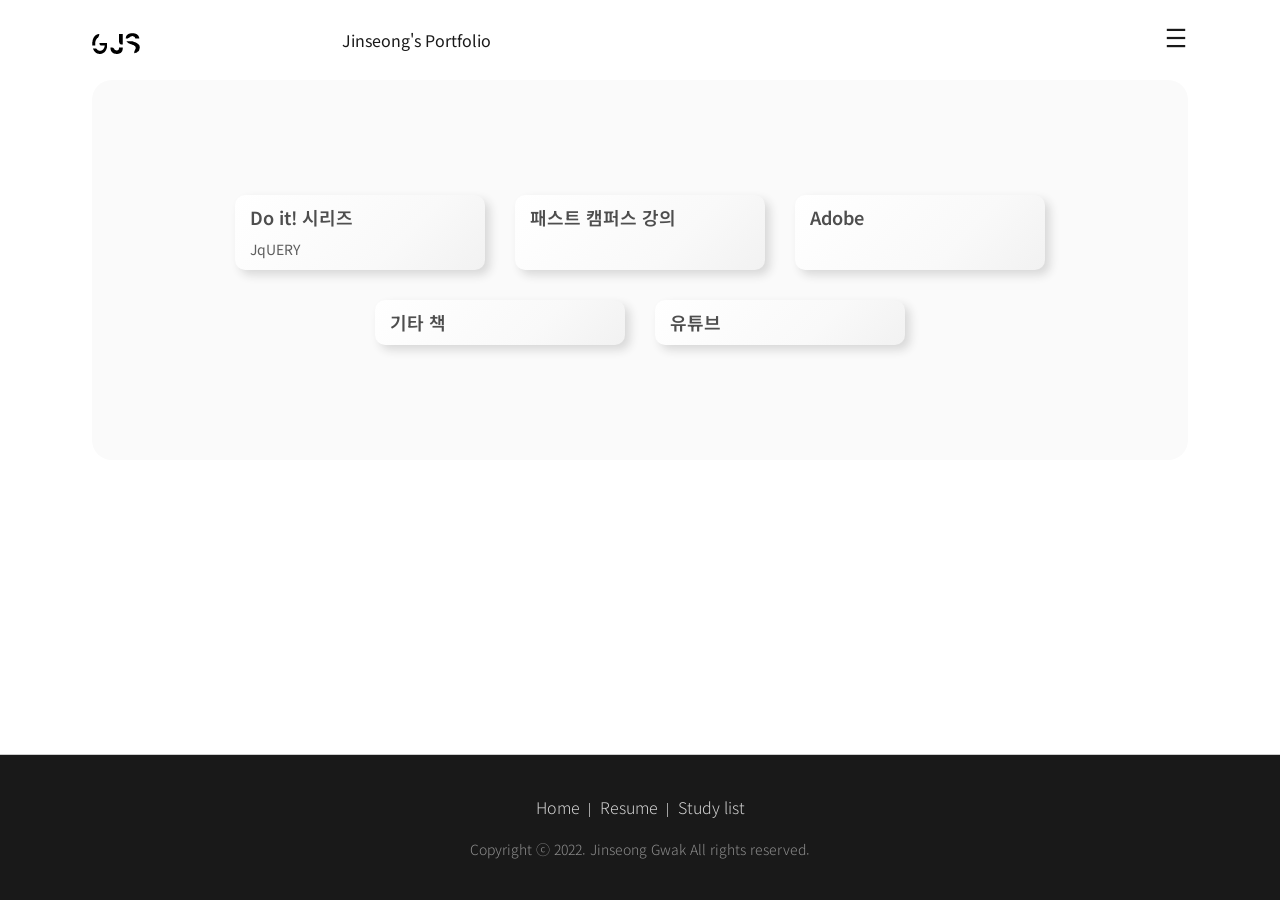
<file: studylist.html>
<!DOCTYPE html>
<html lang="ko">

<head>
  <meta name="robots" content="noindex">
  <meta name="googlebot" content="noindex"><!-- 검색 안되게 하는것 -->
  <meta charset="UTF-8">
  <meta http-equiv="X-UA-Compatible" content="IE=edge">
  <meta name="viewport" content="width=device-width, initial-scale=1.0">
  <!-- 오픈그래프 -->
  <meta property="og:type" content="website">
  <meta property="og:url" content="http://jinseong.pe.kr">
  <meta property="og:title" content="Content Title">
  <meta property="og:image" content="http://jinseong.pe.kr/images/Asset%201.png">
  <meta property="og:description" content="포트폴리오">
  <meta property="og:site_name" content="Jinseong's Portfolio">
  <meta property="og:locale" content="en_US">
  <!-- 다음의 태그는 필수는 아니지만, 포함하는 것을 추천함 -->
  <meta property="og:image:width" content="800">
  <meta property="og:image:height" content="430">
  <title>Jinseong's Portfolio</title>
  <!-- 구글폰트 -->
  <link rel="preconnect" href="https://fonts.googleapis.com">
  <link rel="preconnect" href="https://fonts.gstatic.com" crossorigin>
  <link href="https://fonts.googleapis.com/css2?family=Noto+Sans+KR:wght@300;500;700&display=swap" rel="stylesheet">
  <!-- 파비콘 -->
  <link rel="icon" href="images/favicon.png">
  <!-- 구글 아이콘 -->
  <link rel="stylesheet"
    href="https://fonts.googleapis.com/css2?family=Material+Symbols+Outlined:opsz,wght,FILL,GRAD@20..48,100..700,0..1,-50..200" />
  <!-- css -->
  <link rel="stylesheet" href="css/common.css">
  <link rel="stylesheet" href="css/main.css">
  <link rel="stylesheet" href="css/study.css">
  <link rel="stylesheet" href="css/mouseEffect.css">
  <!-- js -->
  <script src="https://cdnjs.cloudflare.com/ajax/libs/gsap/3.11.3/gsap.min.js"
    integrity="sha512-gmwBmiTVER57N3jYS3LinA9eb8aHrJua5iQD7yqYCKa5x6Jjc7VDVaEA0je0Lu0bP9j7tEjV3+1qUm6loO99Kw=="
    crossorigin="anonymous" referrerpolicy="no-referrer"></script>
  <script src="js/jquery-3.6.0.min.js"></script>
  <script defer src="js/mouseEffect.js"></script>
  <script defer src="js/js.js" defer></script>
</head>

<body>
  <input type="checkbox" id="menu-click" class="menu-click">
  <div class="menu-modal">
    <div class="cursor"></div>
    <div class="cursorfollow"></div>
    <div class="inner">
      <div class="modal-top">
        <img class="modal-logo" src="images/menu-logo.png" alt="gjs">
        <label for="menu-click">
          <div class="close"><span class="material-symbols-outlined">
              close
            </span></div>
        </label>
      </div>
      <div class="modal-contents">
        <div class="modal-left">
          <dl>
            <dt>My name</dt>
            <dd>Jinseing-Gwak</dd>
            <dt>Adress</dt>
            <dd>경기도 의왕시 행복마을 3로 18</dd>
            <dt>Contact</dt>
            <dd>
              010-7590-1023
            </dd>
            <dd>
              Gorden42@naver.com
            </dd>
            <dt class="birth">Birth</dt>
            <dd>1992.11.10</dd>
            <dd class="d-day"></dd>
          </dl>
  
        </div>
        <div class="modal-right">
          <ul>
            <li><a href="index.html"><span class="style1">Home</span></a></li>
            <li><a href="about.html"><span class="style2">Resume</span></a></li>
            <li><a href="studylist.html"><span class="style3">Notion</span></a></li>
          </ul>
          <ol>
            <li><span class="style4">Carpe diem</span> <span>"오늘을 즐겨라"</span></li>
            <li><span class="style4">Memento mori</span> <span>"죽음을 기억하라"</span></li>
            <li><span class="style4">Amor fati</span> <span>"운명을 사랑하라"</span></li>
          </ol>
        </div>
      </div>
      <div class="copy"><strong>Copyright ⓒ 2022.</strong> <br> Jinseong Gwak All rights reserved.</div>
  
    </div>
  </div>
  <div class="all-layout">
    <header>
      <div class="inner">
        <div class="header-wrap">
          <h1 class="logo"><a href="index.html"><img src="images/logo.png" alt="gjs"></a></h1>
          <strong class="header-title">Jinseong's Portfolio</strong>
          <label for="menu-click">
            <div class="menu"><span class="material-symbols-outlined">density_medium</span></div>

          </label>
        </div>
      </div>
    </header>
    <main>
      <section id="study-page1">
        
        <div class="inner">
          <dl>
            <div>
              <!-- Do it! -->
              <div>
                <dt>Do it! 시리즈</dt>
                <dd class="complete"><a target="_blank" href="" >JqUERY</a></dd>
              </div>
              <!-- 패캠 -->
              <div>
                <dt>패스트 캠퍼스 강의</dt>
              </div>
              <!-- Adobe -->
              <div>
                <dt>Adobe</dt>

              </div>
              <!-- 기타 -->
              <div>
                <dt>기타 책</dt>
          
              </div>
              <!-- 유튜브 -->
              <div>
                <dt>유튜브</dt>
               
              </div>
            </div>
          </dl>
        </div>

      </section>
    </main>
    <footer>
      <div class="inner">
        <ul class="footer-study">
          <li><a href="/index.html">Home</a></li>
          <li><a href="/about.html">Resume</a></li>
          <li><a href="/studylist.html">Study list</a></li>
        </ul>
        <div>Copyright ⓒ 2022. Jinseong Gwak All rights reserved.</div>
      </div>


    </footer>
  </div>

</body>

</html>
</file>
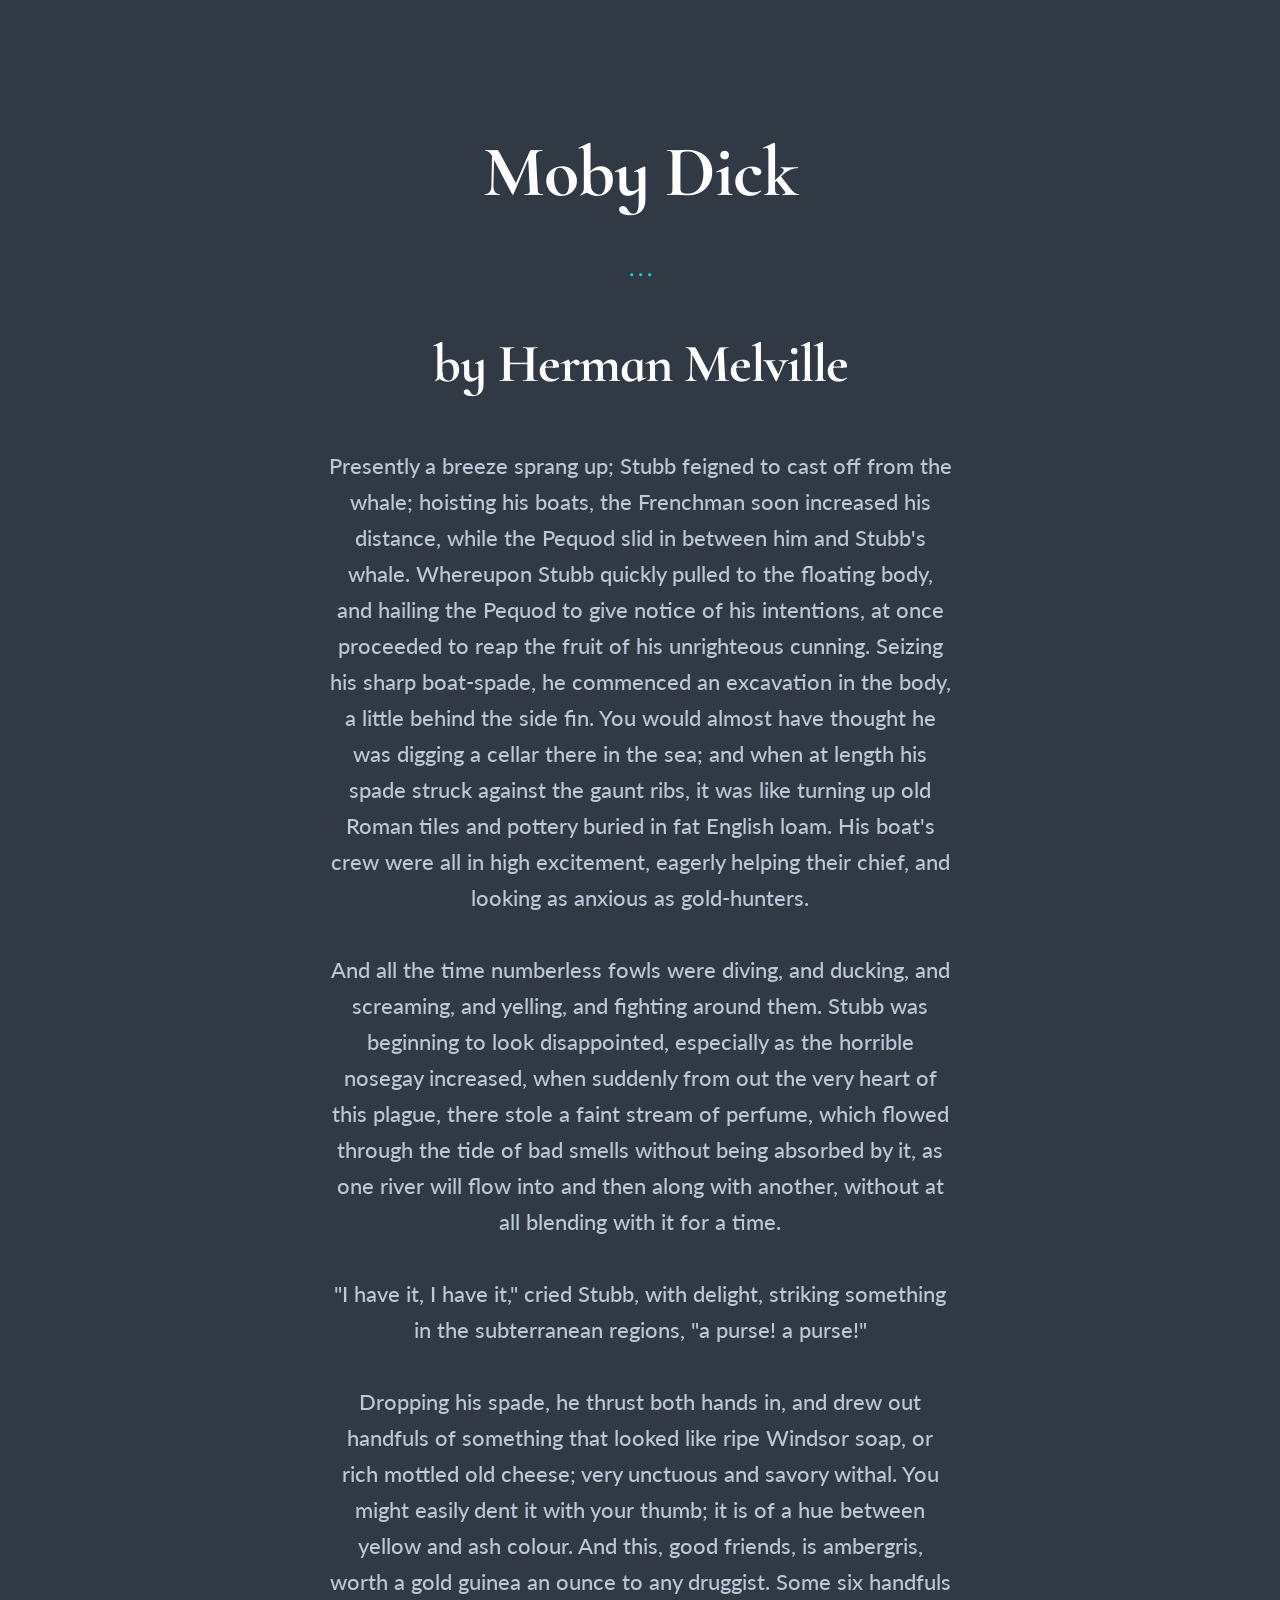
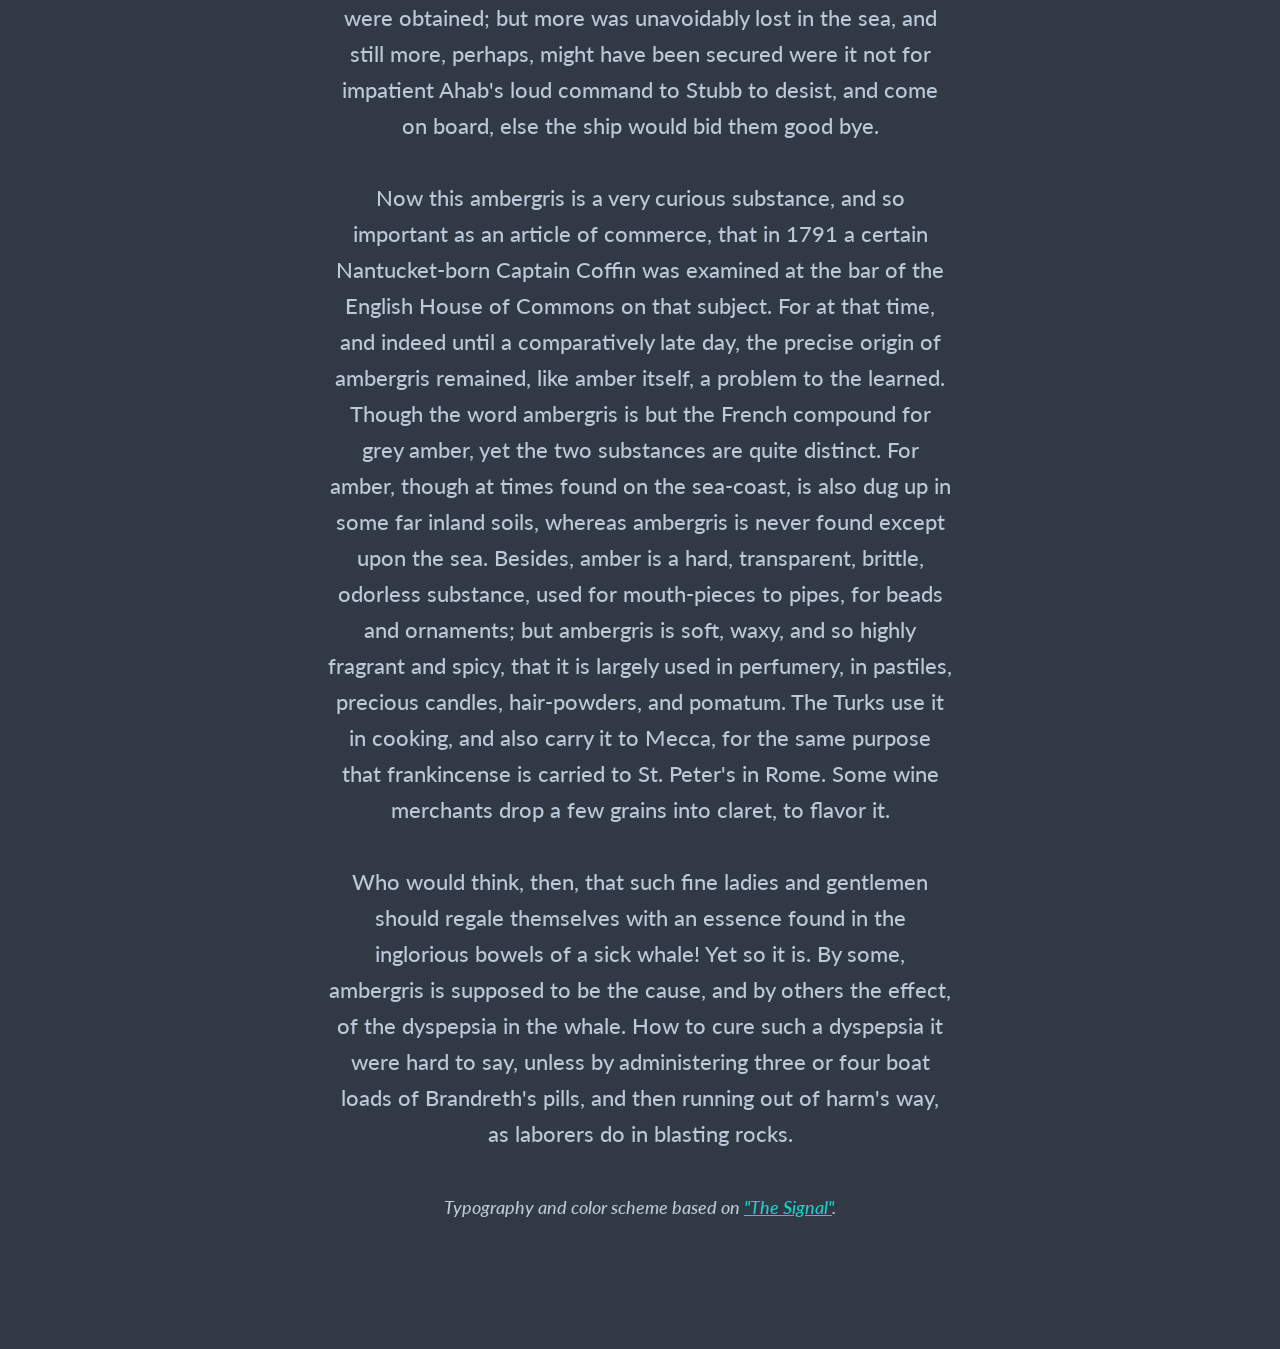
<file: portfolio/page/backtotop.html>
<!DOCTYPE html>
<html lang="ko">
    <head>
        <meta charset="utf-8">
        <title>JavaScript for Web Designers - Back to top button demo</title>
        <link rel="stylesheet" href="https://fonts.googleapis.com/css?family=Cormorant+Infant:700,700italic|Lato:400,400italic,700">
        <style>
            * {
    box-sizing: border-box;
    -webkit-font-smoothing: antialised;
}

body {
    background-color: #313944;
    padding: 5em 20em;
}

h1 {
	color: #fff;
	font-family: 'Cormorant Infant';
	font-size: 72px;
	font-weight: 700;
	line-height: 72px;
	letter-spacing: -1px;
	margin-bottom: 48px;
	text-align: center;
}

    h1:after {
        color: #1fcfcb;
    	display: block;
    	content: '. . .';
    	font-size: 26px;
    	line-height: 24px;
    	height: 24px;
    	margin: 48px auto;
    }

h2 {
	color: #fff;
	font-family: 'Cormorant Infant';
	font-size: 54px;
	font-weight: 700;
	line-height: 72px;
	letter-spacing: -1px;
	margin-bottom: 48px;
	text-align: center;
}

p {
	color: #bbc8d8;
	font-family: 'Lato';
	font-size: 22px;
	font-weight: 500;
	line-height: 36px;
	margin-bottom: 36px;
	text-align: center;
}

a {
	color: #1fcfcb;
    font-family: 'Lato';
}

    a:hover {
    	color: #fff;
    }

#back-to-top {
    position: fixed;
    bottom: 3em;
    right: 3em;
    background-color: rgba(255, 255, 255, .9);
    color: #313943;
    border: none;
    border-radius: 5px;
    padding: 1em;
    text-transform: uppercase;
    cursor: pointer;
    font-weight: 700;
    box-shadow: 0 0 2em 0 rgba(0, 0, 0, .25);
    transition: all .3s ease-in-out;
    display: inline-block;
    opacity: 0;
    text-decoration: none;
    font-size: .75em;
}

    #back-to-top:hover {
        background-color: #fff;
        padding: 1em 3em;
    }

#back-to-top.visible {
    opacity: 1;
}

        </style>
    </head>
    <body>
        <header id="top">
            <h1>Moby Dick</h1>
            <h2>by Herman Melville</h2>
        </header>

        <main>
            <p>Presently a breeze sprang up; Stubb feigned to cast off from the whale; hoisting his boats, the Frenchman soon increased his distance, while the Pequod slid in between him and Stubb's whale. Whereupon Stubb quickly pulled to the floating body, and hailing the Pequod to give notice of his intentions, at once proceeded to reap the fruit of his unrighteous cunning. Seizing his sharp boat-spade, he commenced an excavation in the body, a little behind the side fin. You would almost have thought he was digging a cellar there in the sea; and when at length his spade struck against the gaunt ribs, it was like turning up old Roman tiles and pottery buried in fat English loam. His boat's crew were all in high excitement, eagerly helping their chief, and looking as anxious as gold-hunters.</p>

            <p>And all the time numberless fowls were diving, and ducking, and screaming, and yelling, and fighting around them. Stubb was beginning to look disappointed, especially as the horrible nosegay increased, when suddenly from out the very heart of this plague, there stole a faint stream of perfume, which flowed through the tide of bad smells without being absorbed by it, as one river will flow into and then along with another, without at all blending with it for a time.</p>

            <p>"I have it, I have it," cried Stubb, with delight, striking something in the subterranean regions, "a purse! a purse!"</p>

            <p>Dropping his spade, he thrust both hands in, and drew out handfuls of something that looked like ripe Windsor soap, or rich mottled old cheese; very unctuous and savory withal. You might easily dent it with your thumb; it is of a hue between yellow and ash colour. And this, good friends, is ambergris, worth a gold guinea an ounce to any druggist. Some six handfuls were obtained; but more was unavoidably lost in the sea, and still more, perhaps, might have been secured were it not for impatient Ahab's loud command to Stubb to desist, and come on board, else the ship would bid them good bye.</p>

            <p>Now this ambergris is a very curious substance, and so important as an article of commerce, that in 1791 a certain Nantucket-born Captain Coffin was examined at the bar of the English House of Commons on that subject. For at that time, and indeed until a comparatively late day, the precise origin of ambergris remained, like amber itself, a problem to the learned. Though the word ambergris is but the French compound for grey amber, yet the two substances are quite distinct. For amber, though at times found on the sea-coast, is also dug up in some far inland soils, whereas ambergris is never found except upon the sea. Besides, amber is a hard, transparent, brittle, odorless substance, used for mouth-pieces to pipes, for beads and ornaments; but ambergris is soft, waxy, and so highly fragrant and spicy, that it is largely used in perfumery, in pastiles, precious candles, hair-powders, and pomatum. The Turks use it in cooking, and also carry it to Mecca, for the same purpose that frankincense is carried to St. Peter's in Rome. Some wine merchants drop a few grains into claret, to flavor it.</p>

            <p>Who would think, then, that such fine ladies and gentlemen should regale themselves with an essence found in the inglorious bowels of a sick whale! Yet so it is. By some, ambergris is supposed to be the cause, and by others the effect, of the dyspepsia in the whale. How to cure such a dyspepsia it were hard to say, unless by administering three or four boat loads of Brandreth's pills, and then running out of harm's way, as laborers do in blasting rocks.</p>
        </main>

        <footer>
            <p><small><em>Typography and color scheme based on <a href="http://typespiration.com/design/the-signal/">"The Signal"</a>.</em></small></p>
            <a id="back-to-top" href="#">Top</a>
        </footer>

        <script>
            /*
             * - 변수 지정하기
             * - 문서의 높이를 계산하고 원하는 부분이 상단에서 얼마큼 떨어져 있는지 offset 값을 계산하기
             * - 스크롤과 클릭 이벤트 작성하기
             */

            // 문서 높이 계산하기


            // 스크롤 이벤트 추가


            // 클릭 이벤트 추가

        </script>
    </body>
</html>

<script>
/* 스크롤 계산하기 */
        /* 1.변수 지정하기 */
        var btt = document.querySelector("#back-to-top"); //백투탑 버튼
        var docElem = document.documentElement; //문서 전체를 담는 변수
        var docElemQuarter//문서의 4분의 1값
        var offset; //차감계산, 단차, 
        var scrollPos;//스크롤의 양
        var scrollPosLive = docElem.scrollTop; //실시간 스크롤 양
        var docHeight;//문서의 높이
        /* 1.End */

        /* 2.문서높이 계산하기 */
        var docHeight1 = docElem.scrollHeight;
        var docHeight2 = docElem.offsetHeight;//브라우저마다 높이 계산하는 기준이 조금 다르다.
        /* 2.End */

        /* 3.스크롤 양 계산하기 */
        scrollPos = docElem.scrollTop;//맨 위 부터 얼마나 떨어졌는지 구하는 것이다.
        /* 3.End */

        /* 4.계산한 문서의 높이(2가지방법)중 큰 값으로 쓴다 */
        docHeight = Math.max(docHeight1, docHeight2);
        /* 4.End */

        /* 5. docElemQuarter 구하기 */
        if (docHeight !== 0) {
                docElemQuarter = docHeight / 4
        }
        /* 5.End */

        /* 6. offset 구하기 */
        offset = docHeight - docElemQuarter; //여기서 부터 Top 버튼이 생기게 하는 구간
        /* 6.End */
        
        /* 7. 스크롤 이벤트 추가 */
        window.addEventListener("scroll",function(){
            scrollPosLive = docElem.scrollTop; //실시간 스크롤 양
            console.log("실시간 스크롤 양 : " + scrollPosLive);

            btt.className = (scrollPosLive > docElemQuarter) ? 'visible' : ''; //스크롤의 양이 오프셋보다 많으면 visible 클래스 추가하고 아니면 없애라
        });
        
        /* 7.End */

        /* 8. 버튼 이벤트 */
        btt.addEventListener('click',function(ev){
            ev.preventDefault(); // 링크의 본연의 기능을 막는다.
            scrollToTop();
            //클릭하면 전체 문서의 스크롤 양의 값을 0으로 바꿔야 하는데 그냥 값에 0을 넣으면 그냥 화면이 변해버린다.
            //그래서 자연스러운 스크롤을 만들기 위해 함수로 만들어 준다.
        });
        /* 8.End */

        /* 9. 자연스러운 스크롤 만들기 */
        function scrollToTop(){
            
            var scrollInterval = setInterval(function(){
                if(scrollPosLive !=0){
                    window.scrollBy(0,-10);
                }else{
                    clearInterval(scrollInterval);
                }
            });

            // 일정시간 마다 할일 setInterval(할일, 시간);, clearInterval() <-setInterval 제거하기
            // 0.0015s = 15초
            // 실제로 할 일 = window.scrollBy(x,y); 즉, 윈도우에 스크롤 양이 0이 아닐때 윈도우의 스크롤 양을 시간이 지날 때마다 서서히 뺴준다.
        }
        /* 9.End */

        /* 콘솔로그 */
        console.log("1.문서 높이: " + docHeight1);
        console.log("2.문서 높이: " + docHeight2);
        console.log("스크롤 양 : " + scrollPos);
        console.log("계산한 문서의 높이가 큰 값 : " + docHeight);
        console.log("offset 단차값 : " + offset); 
        console.log("전체 문서의 4분의 1 길이 : " + docElemQuarter); 
        /* 콘솔로그 End */
/* 스크롤 계산하기End */
</script>
</file>
<file: css/common.css>
@charset "utf-8";
@import url('https://fonts.googleapis.com/css2?family=Black+Han+Sans&family=East+Sea+Dokdo&family=Orbitron&display=swap');
*{
  margin:0;
  padding:0;

}
body {
  font-family: 'Noto Sans KR', sans-serif;

  font-weight: 300;
  color: rgba(0,0,0,0.9);

  line-height: 1.5;
}
main{
  height:auto;
  min-height:calc(100vh - 80px - 146px);
}
.inner {
  max-width: 1920px;
  box-sizing: border-box;
  padding:0 92px;
  width: 100%;
  margin: 0 auto;
  position: relative;
  height: 100%;
}

li {
  list-style: none;
}

a {
  text-decoration: none;
  color: #000;
  display: block;
}
.title{
  text-align: center;
  padding-bottom:60px;
  font-size: 50px;
}
.textc{
  text-align: center;
}

/* 백투탑 */
#back-to-top {
  position: fixed;
  bottom: 3em;
  right: -10em;
  background-color: rgba(255, 255, 255, .9);
  color: #313943;
  border: none;
  border-radius: 5px;
  padding: 1em;
  text-transform: uppercase;
  font-weight: 700;
  box-shadow: 0 0 2em 0 rgba(0, 0, 0, .25);
  transition: all .3s ease-in-out;
  display: inline-block;
  opacity: 0;
  pointer-events: none;
  text-decoration: none;
  font-size: .75em;
  cursor: pointer;
}



#back-to-top.visible {
  pointer-events: auto;
  right: 3em;
  opacity: 0.5;
  display:block;
}

#back-to-top:hover {
  background-color: #fff;
  padding: 1em 3em;
  opacity: 1;
}

@media screen and (max-width:768px) {
    #back-to-top.visible{
      display:none;
    }
}
</file>
<file: css/main.css>
@charset "utf-8";

body {
  overflow-x: hidden;
}


.resume_main{
  height:auto;
  min-height:calc(100vh - 80px - 146px);
}

/* 메뉴모달 */
.menu-modal * {
  color: white;
}

.menu-modal {
  display: none;
  background-color: black;
  color: white;
  position: fixed;
  width: 100%;
  height: 100vh;
  top: 5px;
  left: 0;
  z-index: 3;
  overflow-y: none;
  
}

.modal-top {
  height: 80px;
  align-items: center;
  display: flex;
  justify-content: space-between;
}

.close span {
  font-size: 1.5rem;
  font-weight: 500;
}

.modal-contents {
  padding-top: 50px;
  display: Flex;
  align-items: flex-start;
}

.modal-contents>div {
  width: 50%;
}

.modal-left {
  align-items: flex-start;

}

.modal-left dl {
  line-height: 1.5;
}

.modal-left dt {
  color: #aaa;
  padding-top: 40px;
  font-size: 18px;
}

.modal-left dd {
  font-size: 14px;
  padding-top: 10px;
  color: #7e7e7e;
}



.modal-right ul {
  padding-bottom: 50px;
}

.modal-right ul li a {
  font-size: 70px;
  display: inline;
  position: relative;
}

.modal-right ul li a::before {
  content: '';
  position: absolute;
  bottom: 0;
  width: 0%;
  height: 1px;
  background-color: white;
  transition: 1s;
}

.modal-right ul li a:hover::before {
  content: '';
  position: absolute;
  bottom: 0;
  width: 100%;
  height: 1px;
  background-color: white;
}


.modal-right ol li {
  font-size: 25px;
  font-weight: 200;
  line-height: 2;
  color: rgb(113, 113, 113)
}

.modal-right ol li span:nth-child(2) {
  font-size: 16px;
  opacity: 0;
  transition: ease-in .7s;
}

.modal-right ol li:hover {
  color: white;
  opacity: 0.7;
}

.modal-right ol li:hover span {
  opacity: .7;
}

.copy {
  color: #7e7e7e !important;
}

.copy strong {
  color: #7e7e7e !important;
}

/* 헤더 */
header {

  height: 80px;
}

.header-wrap {
  display: flex;
  align-items: center;
  justify-content: space-between;
  height: 100%;
}

.logo {
  flex-grow: 0.3;
}
.logo a{
  width:48px;
}

.header-title {
  flex-grow: 1;
  font-weight: 400;
}

.menu span {
  font-size: 1.5rem;
  font-weight: 500;
  cursor: pointer;
}

.menu-click {
  display: none;
}

.menu-click:checked~.menu-modal {
  display: block;
}
.menu-click:checked~.all-layout {
  background-color: black;
  height:100vh;
  overflow: hidden;
}


/* #page1 */

#page1 .title-wrap {
  font-size: 68px;
  letter-spacing: -1.4px;
  padding: 90px 92px 152px 0;
}

#page1 .title-wrap .fade-in {
  opacity: 0;
}

/* #page2 */
#page2 article {
  box-sizing: border-box;
  width: 100%;
  display: flex;
  justify-content: flex-start;

}

#page2 article figure {
  width: 30%;
  padding-right: 20px;
}

#page2 article figure img {
  width: 100%;
}

#page2 article .right-box {
  width: 70%;
}

#page2 article .right-box .upper {
  display: flex;
  height: 50%;
  justify-content: space-around;
  align-items: center;
}

#page2 article .right-box .upper .upper-text {
  font-size: 25px;
  font-family: 'Black Han Sans', sans-serif;
}

#page2 article .right-box .downer {
  display: flex;
  height: 50%;
  align-items: center;
  justify-content: space-around
}







/* #page3 */

#page3 article .portfolio {
  width: 100%;
  padding-bottom: 62px;
  display:flex;
  flex-wrap:wrap;
  gap:1px;
}

#page3 article .portfolio::after {
  clear: both;
  display: block;
  content: '';
}

#page3 article .portfolio>div {
  width:calc(25% - 1px);
  float:left;
}
#page3 article .portfolio>div.hide,
#page3 article .portfolio>div.hideF{
  display:none;
}

#page3 article .portfolio>div>div {
  height:100%;
  box-sizing: border-box;
  background: #fff;
  border-radius: 4px;
  box-shadow: 5px 5px 10px rgb(0 0 0 / 10%);
  padding: 14px;
  transform: scale(0.9);
  transition: 0.3s;
}

#page3 article .portfolio>div>div:hover {
  transform: scale(0.95);
  z-index: 10;
  

}

#page3 article .portfolio>div>div a img {
  width: 100%;
}

#page3 article .portfolio>div>div a h3 {
  padding-top: 15px;
  padding-bottom: 5px;
}

#page3 article .portfolio>div>div a p {
  padding-bottom: 5px;
}

#page3 ul {
  display: flex;
  justify-content: center;
  gap: 0px 20px;
  padding-bottom: 30px;
  ;
}

#page3 ul li {
  width: 80px;
  height: 26px;
}

#page3 ul li a {
  display: block;
  width: 100%;
  height: 100%;
  font: bold 7px/26px;
  color: #aaa;
  letter-spacing: 1px;
  text-align: center;
  border-radius: 5px;
  box-shadow: 0px 0px 10px rgb(0 0 0 / 5%);
  background: #fff;
}

#page3 ul li.on a {
  background: linear-gradient(45deg, #67faf3, #58abf8);
  box-shadow: 0px 5px 20px rgb(0 255 255 / 53%);
  color: #fff;
}
.p3-navi{
  padding:0 20px;
}
/* 페이지네이션 */

.page-nation{
  display:flex;
  justify-content: center;
  align-items: center;
  gap:0 20px;
  padding-bottom:92px;
  
}
.page-nation-group{
  display:flex;
  gap:0 20px;
  cursor: pointer;
}

.page-nation .page-nation-number.on{
  font-weight: bold;
}
.page-nation .page-nation-number.hide{
  display:none;
}
.page-nation .prev,
.page-nation .next{
  position: relative;
  cursor: pointer;
}
.page-nation .prev.hide{
  display:none;
}
.page-nation .next.hide{
  display:none;
}
.page-nation .prev::before{
  content:"";
  position: absolute;
  left:-30px;
  top:1;
}
.page-nation .next::after{
    content:"";
  position: absolute;
  right:-30px;
   top:1px;
}


/* FOOTER */
footer {
  border-top: 1px solid #ccc;
  background-color: rgba(0, 0, 0,0.9);
  color: white;
  padding: 40px 0;
  text-align: center;
}

footer ul.footer-study {
  display: flex;
  flex-wrap: wrap;
  justify-content: center;
  gap: 20px;
  padding-bottom: 20px;
}

footer ul.footer-study li:hover a {
  color:aqua;
}

footer ul.footer-study li {
  position: relative;
  text-align: center;

}

footer ul.footer-study li a {
  color: white;
  font-size: 16px;
  opacity: 0.8;
}

footer ul.footer-study li::after {
  content: '';
  position: absolute;
  right: -10px;
  top: 8px;
  height: 60%;
  width: 1px;
  background-color: rgb(162, 162, 162);
}

footer ul.footer-study li:last-child::after {
  display: none;
}

footer div.inner > div{
  opacity:0.5;
  font-size: 14px;
}

/* 미디어쿼리 */
@media screen and (max-width:1080px) {
  .inner {
    padding: 0 60px;
  }

  #page2 article .right-box .upper .upper-text {
    font-size: 20px;
  }

  #page2 article .right-box img {
    width: 40%;
  }
}

@media screen and (max-width:768px) {
  .inner {
    padding: 0 20px;
  }

  .title {
    font-size: 35px;
  }


  .modal-left {
    display: none;
  }

  .modal-right ul li a {
    font-size: 50px;
  }

  .modal-right ol li {
    font-size: 24px;
  }

  .copy {
    padding: 40px 0 20px;
    font-size: 15px;
  }

  .modal-contents>div {
    width: 100%;
  }
}




/* 미디어쿼리 타이틀1 */
@media screen and (max-width:1077px) {

  #page1 .title-wrap {
    font-size: 59px;
    padding: 80px 72px 82px 0;
  }
}

@media screen and (max-width:978px) {
  #page1 .title-wrap {
    padding: 80px 67px 82px 0;
    font-size: 51px;
  }
}
@media screen and (max-width:792px) {
  #page1 .title-wrap {
      padding: 80px 67px 82px 0;
    font-size: 47px;
  }
}

@media screen and (max-width:781px) {
  #page1 .title-wrap {
    padding: 80px 50px 82px 0;
    font-size: 39px;
  }
}
@media screen and (max-width:768px) {
  #page1 .title-wrap {
   
    font-size: 49px;
  }
}

@media screen and (max-width:681px) {
  #page1 .title-wrap {
    
    font-size: 44px;
  }

}
@media screen and (max-width:620px) {
  #page1 .title-wrap {
    
    font-size: 40px;
  }

}
@media screen and (max-width:608px) {
  #page1 .title-wrap {
    
    font-size: 36px;
  }

}

@media screen and (max-width:548px) {
  #page1 .title-wrap {
    padding: 80px 50px 82px 0;
    font-size: 33px;
  }

}


@media screen and (max-width:486px) {
  #page1 .title-wrap {
    padding: 80px 50px 82px 0;
    font-size: 33px;
  }

}
@media screen and (max-width:462px) {
  #page1 .title-wrap {
    padding: 80px 50px 82px 0;
    font-size: 32px;
  }

}
@media screen and (max-width:451px) {
  #page1 .title-wrap {
    padding: 80px 50px 82px 0;
    font-size: 30px;
  }

}
@media screen and (max-width:425px) {
  #page1 .title-wrap {
    padding: 80px 40px 82px 0;
    font-size: 29px;
  }

}
@media screen and (max-width:403px) {
  #page1 .title-wrap {
    padding: 80px 30px 82px 0;
    font-size: 29px;
  }

}
@media screen and (max-width:393px) {
  #page1 .title-wrap {
    padding: 80px 20px 82px 0;
    font-size: 29px;
  }

}
@media screen and (max-width:383px) {
  #page1 .title-wrap {
    padding: 80px 10px 82px 0;
    font-size: 29px;
  }

}
@media screen and (max-width:372px) {
  #page1 .title-wrap {
    padding: 80px 0px 82px 0;
    font-size: 28px;
  }

  @media screen and (max-width:280px) {
  #page1 .title-wrap {
    padding: 80px 0px 82px 0;
    font-size: 20px;
  }

}



/* 미디어쿼리 페이지2 */
@media screen and (max-width:1080px) {
  #page2 article .right-box .upper .upper-text {
    font-size: 36px;
  }

  #page2 article .right-box img {
    width: 40%;
  }
}

@media screen and (max-width:883px) {
  #page2 article {
    flex-direction: column;
    justify-content: center;
    align-items: center;
  }

  #page2 article figure {
    padding: 0;
    width: 50%;
  }

  #page2 article .right-box {
    width: 100%;
  }

  #page2 article .right-box .upper,
  #page2 article .right-box .downer {
    flex-direction: column;
    width: 100%;
  }

  #page2 article .right-box img {
    width: auto;
  }

  #page2 article .right-box .upper .upper-text {
    font-size: 25px;
  }
}

  @media screen and (max-width:768px) {
    #page2 article .right-box .upper .upper-text {
      font-size: 20px;
    }

    #page2 article .right-box img {
      width: 40%;
    }

    #page2 article figure {
      padding: 0;
      width: 50%;
      min-width: 280px;
    }

  }

}

  /* .portfolio 화면크기 */
 @media screen and (max-width:1200px) {
  #page3 article .portfolio>div {
  width:calc(50% - 1px);
  float:left;
  }
 }
  @media screen and (max-width:768px) {
  #page3 article .portfolio>div {
  width:calc(100% - 1px);
  float:left;
  }
 }
</file>
<file: css/mouseEffect.css>
/* 마우스이펙트 */
.menu-modal {
  cursor: none;
}
.menu-modal *{
  cursor: none;
}

.cursor {
  position: absolute;
  left: 0px;
  top: 0px;
  width: 20px;
  height: 20px;
  border-radius: 50%;
  z-index: 9999;
  background-color: rgba(65, 162, 173, 0.7);
  user-select: none;
  pointer-events: none;
  transition: transform 0.3s, opacity 0.2s;
}

.cursorfollow{
  position: absolute;
    left: 0px;
    top: 0px;
    width: 50px;
    height: 50px;
    border-radius: 50%;
    z-index: 9999;
    background-color: rgba(21, 198, 218, 0.3);
    user-select: none;
    pointer-events: none;
    transition: transform 0.3s, opacity 0.2s;
}
.cursor.style1 {
  background-color: rgba(196, 86, 22, 0.9);
    border-color: rgb(196,86,22);
    transform: rotateX(720deg) rotateY(720deg) rotateZ(720deg) scale(5);
    border-radius: 10px;
}

.cursor.style2 {
  background-color: rgb(140, 0, 255, 0.4);
    border-color: rgb(140, 0, 255);
    transform: rotateY(720deg) scale(5);
}
.cursor.style3{
  background-color: rgb(0, 47, 255, 0.4);
    border-color: rgb(0, 47, 255);
    transform: scale(5) rotate(45deg);
    border-radius: 10px;
}
.cursor.style4 {
  background-color: rgb(101, 10, 37, 0.9);
  border-color: rgb(101, 10, 37);
  transform: rotatez(765deg) scale(2);
  border-radius: 10px;
}


/* 
background-color: rgb(140, 0, 255, 0.4);
border-color: rgb(140, 0, 255);
transform: rotateY(720deg) scale(2); 

background-color: rgb(0, 47, 255, 0.4);
border-color: rgb(0, 47, 255);
transform: scale(1.5) rotate(45deg);
border-radius: 10px;
*/



@media screen and (max-width:1112px){
  .menu-modal {
      cursor: pointer;
    }
    .menu-modal * {
      cursor: pointer;
    }
  .cursor,
  .cursorfollow{
    opacity: 0;
    z-index: -1;
  }



    }
</file>
<file: portfolio/site/mgbox/assets/css/style.css>
@charset "utf-8";

/* 레이아웃 */
#mNav {display: none; position: absolute; top: 23px; right: 16px;}
#header {position: fixed; left: 0; top: 0; z-index: 9999; border-bottom: 1px solid #ccc; width: 100%; height: 50px; background: #fff;}
#banner {position: relative; background:rgba(0,0,0,0.1);}
#movie {background-color: #f2f2f2;}
#event {}
#opening {margin: 24px 0; background: url(../img/bg01.jpg) no-repeat center top; background-size: cover;}
#new {}
#help {}
#footer {background: #211f1f;}

/* 가운데 영역 */
.container {position: relative; width: 1280px; margin: 0 auto; /* background:rgba(0,0,0,0.1); */ }

/* 로우 영역 */
.row {padding: 0 16px;}

/* 모바일 메뉴 */
.ham {display: block; width: 25px; height: 4px;}
.ham span {position: relative; display: block; width: 25px; height: 4px; background: #39106a;}
.ham span::before {
    content: '';
    width: 25px; height: 4px; background: #39106a;
    position: absolute; left: 0; bottom: -7px;
    transition:  transform 0.3s;
}
.ham span::after {
    content: '';
    width: 25px; height: 4px; background: #39106a;
    position: absolute; left: 0; top: -7px;
    transition:  transform 0.3s;
}
                                                          
/* 헤더 */
.header h1 {float: left; position: relative;}
.header h1 em {padding: 8px 8px 3px 0px; display: inline-block;}
.header h1 em img {width: 155px; }
.header h1 strong {display: block; position: absolute; left: 170px; top: 14px;}
.header h1 strong img {width: 157px;}
.header .nav {float: right; }
.header .nav ul {border-left: 1px solid #c6c6c6;}
.header .nav li {float: left; width: 85px; text-align: center; border-right: 1px solid #c6c6c6; }
.header .nav li a {display: block; padding: 14px 10px; font-size: 15px; font-weight: 700; color: #444;}

/* 배너 */
.banner_menu {overflow: hidden; position: absolute; left: 0; top: 65px; width: 100%; height: 100px; z-index: 10;}
.banner_menu a {color:#fff; font-size: 16px; transition: all 0.3s }
.banner_menu a:hover {color: #c1c1c1;}
.banner_menu .bm_left {float: left;}
.banner_menu .bm_left ul {padding-top: 7px;}
.banner_menu .bm_left li {display: inline; position: relative;}
.banner_menu .bm_left li {margin-right: 30px;}
.banner_menu .bm_left li.total {margin-right: 20px;}
.banner_menu .bm_left li.total a {font-size: 14px; padding: 3px 10px; display: inline-block; border: 1px solid #fff; transition: all 0.3s }
.banner_menu .bm_left li.total a:hover {background: #fff; border-color:#000; color: #000;}
.banner_menu .bm_right {float: right; overflow: hidden;  }
.banner_menu .bm_right ul {float: left;}
.banner_menu .bm_right ul:first-child {padding-top: 7px;}
.banner_menu .bm_right li {position: relative; display: inline; text-align: center; margin-right: 20px;}
.banner_menu .bm_right li.line {margin-right: 30px}
.banner_menu .bm_right li.white {margin-right: 10px;}
.banner_menu .bm_right li.purple {margin-right: 0;}
.banner_menu .bm_right li.white a {width: 80px; background-color: #fff; color: #3a0e6a; padding: 7px 30px 9px 30px; display: inline-block; border: 1px solid #fff;}
.banner_menu .bm_right li.purple a {width: 80px; background-color: #3a0e6a; color: #fff; padding: 7px 30px 9px 30px; display: inline-block; border: 1px solid #6e40c4;}
.banner_menu li.line:after {content:''; width: 1px; height: 14px; background:#fff;position: absolute; right: -18px; top: 2px;}

/* 슬라이드 */
.slider {width: 100%;}
.slider .ss1 {background: url(../img/main_slider01_2000.jpg) no-repeat center center; background-size: cover;}
.slider .ss2 {background: url(../img/main_slider02_2000.jpg) no-repeat center center; background-size: cover;}
.slider .ss3 {background: url(../img/main_slider03_2000.jpg) no-repeat center center; background-size: cover;}
.slider .swiper-slide {text-align: center;}
.slider .swiper-slide.ss3 {text-align: left;} 
.slider .swiper-slide h3 {font-size: 60px; color: #fff; margin-top: 250px; opacity: 1; }
.slider .swiper-slide p {font-size: 24px; color: #bbb; margin-bottom: 200px; font-weight: 100;}

/* 무비 */
.movie {padding: 100px 0;}
.movie_title {overflow: hidden; margin-bottom: 60px;}
.movie_title ul {overflow: hidden; width: 848px; margin: 0 auto;}
.movie_title li {float: left; width: 210px; margin-right: -1px; text-align: center; border: 1px solid #c4c4c4;}
.movie_title li a {display: block; padding: 15px 0; font-size: 18px; color: #666; font-weight: 700;}
.movie_title li.active a {background: #666; color: #fff;}
.movie_chart {overflow: hidden; }
.movie_chart > div > div > div {display: inline-block; width: 292px; margin-right: 23px; }
.movie_chart > div > div > div:last-child {margin-right: 0;}
.movie_chart > div > div > div .poster {position: relative;}
.movie_chart > div > div > div .poster img {display: block;}
.movie_chart > div > div > div .poster .rank {position: absolute; top: 17px; left: 0; width: 50px; height: 50px; line-height: 50px; background-color: #38116a; text-align: center; box-shadow: 3px 3px 8px rgba(0,0,0,0.5);}
.movie_chart > div > div > div .poster .rank strong {color: #fff; font-size: 20px; text-shadow: 1px 1px 3px rgba(0,0,0,0.5)}
.movie_chart > div > div > div .poster .mx {position: absolute; top: 17px; right: 17px;}
.movie_chart > div > div > div .poster .mx span {width: 103px; height: 25px; display: block;}
.movie_chart > div > div > div .poster .mx .m {background-position: 0 -75px;}
.movie_chart > div > div > div .poster .mx .b {background-position: 0 -100px;}
.movie_chart > div > div > div .infor {background: #fff; padding: 17px; border: 1px solid #d9d9d9;}
.movie_chart > div > div > div .infor h3 {color: #333; font-size: 30px; font-weight: 700; margin-bottom: 20px;}
.movie_chart > div > div > div .infor h3 strong {padding-left: 0px;}
.movie_chart > div > div > div .infor h3 span {width: 29px; height: 29px; display: inline-block; margin-top: 9px; vertical-align: -2px;}
.movie_chart > div > div > div .infor h3 span.all {background-position: -87px -125px;}
.movie_chart > div > div > div .infor h3 span.a12 {background-position: -58px -125px;}
.movie_chart > div > div > div .infor h3 span.a15 {background-position: 0 -125px;}
.movie_chart > div > div > div .infor h3 span.a19 {background-position: -29px -125px;}
.movie_chart > div > div > div .infor .infor_btn {overflow: hidden;}
.movie_chart > div > div > div .infor .infor_btn a {display: block; float: left; width: 49%; margin-right: 2%; padding: 10px 0; text-align: center; background: #f2f2f2; color: #666; font-size: 18px;}
.movie_chart > div > div > div .infor .infor_btn a:last-child {margin-right: 0;}

/* 이벤트 */
.event {overflow: hidden; padding: 100px 0;}
.event img {display: block;}
.event h2 {font-size: 30px; font-weight: 500; margin-bottom: 20px;}
.event_left {float: left; width: 66%; margin-right: 2%;}
.event_left .event_box1 {float: left; width: 50%;}
.event_left .event_box2 {float: left; width: 50%;}
.event_right {float: left; width: 32%;}

/* 오픈닝 */
.opening {padding: 100px 0; text-align: center; color: #bb9b51;}
.opening h2 {margin-bottom: 15px;}
.opening h2 .grand {background-position: 0 -175px; display: inline-block; width:330px; height: 50px;}
.opening .date {background-position: 0 -225px; display: inline-block; width:260px; height: 45px;}
.opening .desc {font-size: 35px; font-weight: 300; padding-bottom: 20px; background: url(../img/bar.png) no-repeat bottom center; background-size: 100%;}
.opening .open_box {overflow: hidden; padding: 20px 3% 0 3%;}
.opening .open_box > div {float: left; width: 27.333%; margin: 4% 3% 0 3%; box-sizing: border-box; background: rgba(0,0,0,0.5); border: 1px solid #3e4b44;}
.opening .open_box > div h3 {color:#fff; border: 1px solid #6e3abb;margin-top: -24px; font-size: 19px; display: inline-block; padding: 10px 20px; background: #551e9b;}
.opening .open_box > div p {font-size: 27px; color:#fff; font-weight: 300; padding: 6% 0 10% 0;}
.opening .open_box > div em {display: block; }
.opening .open_box > div strong {display: block; font-weight: 700}

/* 새로운 영화 */
.new {padding: 100px 0; overflow: hidden; position: relative; }
.new h2 {font-size: 30px; font-weight: 500; margin-bottom: 20px;}
.new .new_left {position: relative; margin-right: 423px ; height: 500px; overflow: hidden; background: #ccc url(../img/new01.jpg) center center; background-size: cover;}
.new .new_left .play {position: absolute; left: 50%; top: 50%; width: 120px; height: 120px; transform: translate(-50%,-50%); cursor: pointer;}
.new .new_left .play .st0 {fill: #fff; opacity: 0.3;}
.new .new_left .play .st1 {fill: #fff;}
.new .new_right {position: absolute; right:0; top: 165px; width: 400px; height: 500px; background: #f0f0f0; padding: 34px; box-sizing: border-box;}
.new .new_right .title {font-size: 28px; color: #000;}
.new .new_right .release {font-size: 15px; color: #333; }
.new .new_right .star {padding: 13px 0;}
.new .new_right .star strong {font-size: 18px; padding-left: 5px;}
.new .new_right .star span {display: inline-block; width: 20px; height: 20px; vertical-align: -3px; }
.new .new_right .star .star1 {background-position: -393px 0;}
.new .new_right .star .star2 {background-position: -412px 0;}
.new .new_right .star .star0 {background-position: -374px 0;}

.new .new_right .summary {font-size: 14px;}
.new .new_right .summary .genre {padding-bottom: 3px;}
.new .new_right .summary .age {padding-bottom: 10px;}
.new .new_right .summary .desc {margin-bottom: 20px; height: 108px; overflow: hidden;}

.new .new_right .select {overflow: hidden;}
.new .new_right .select .s1 {float: left; width: 49%; margin-right: 2%;}
.new .new_right .select .s2 {float: left; width: 49%; background: #2c2f34;}
.new .new_right .select .s2 select::-ms-expand{display: none;}
.new .new_right .select .s3 {float: left; width: 100%; margin-top: 2%;}
.new .new_right .select .s3 input::placeholder {color: #ccc; opacity: 1;}
.new .new_right .select .s3 input:-ms-input-placeholder {color:#ccc;}
.new .new_right .select .s3 input::-ms-input-placeholder {color: #ccc;}
.new .new_right .btn {overflow: hidden; margin-top: 2%; text-align: center;}
.new .new_right .btn a {float: left; width: 49%; box-sizing: border-box; padding: 10px 30px 12px 30px; display: block;}
.new .new_right .btn .white {margin-right: 2%; background-color: #fff; color: #3a0e6a;border: 1px solid #3a0e6a;}
.new .new_right .btn .purple {background-color: #3a0e6a;color: #fff;border: 1px solid #6e40c4;}

/* help */
.help {overflow: hidden; padding-bottom: 100px;}
.help article {float: left; width: 32%; margin-right: 2%;}
.help article > div {border: 1px solid #dbdbdb; height: 350px;}
.help article.help_box3 {margin-right: 0;}
.help article.help_box3 > div {border: 0;}
.help article h3 {font-size: 30px; font-weight: 500; margin-bottom: 20px;}

/* 공지사항 */
.notice {position: relative; padding: 17px;}
.notice ul {overflow: hidden;}
.notice ul li {float: left; text-align: center; margin-right: -1px;}
.notice ul li a {border: 1px solid #dbdbdb; font-size: 15px; color: #666; display: block; width: 80px; padding: 10px 20px; background: #f5f5f5; }
.notice ul li.active a {background: #fff;}
.notice ul li ul {overflow: hidden; width: 90%; box-sizing: border-box; position: absolute; left: 17px; top: 70px; margin-right: 17px;  }
.notice ul li ul li {width: 100%; box-sizing: border-box; text-align: left; padding: 17px; border-bottom: 1px solid #dbdbdb;}
.notice ul li ul li dt em {color: #666;}
.notice ul li ul li dd {color: #333; padding-top: 3px; overflow: hidden; text-overflow: ellipsis; white-space: nowrap;}

/* 할인카드 */
.card {padding: 17px;}
.card ul li {position: relative; border: 1px solid #dbdbdb; padding: 17px; margin-bottom: 17px; min-height: 102px; box-sizing: border-box;}
.card ul li span {position: absolute; left: 17px; top: 17px;}
.card ul li span img {width: 115px;}
.card ul li strong {display: block; font-size: 18px; font-weight: 500; color: #666; padding-left: 130px;}
.card ul li em {display: block; font-size: 14px;  padding-left: 130px;}

/* 고객센터 */
.service ul {overflow: hidden;}
.service li {float: left; width: 50%; height: 193px; box-sizing: border-box; border: 1px solid #dbdbdb; text-align: center;  }
.service li a span {display: block; width: 120px; height: 120px; margin: 20px auto 0 auto; overflow: hidden;}
.service li a strong {color: #666; font-size: 18px; font-weight: 500;}
.service li a .sv1 {background-position: 0 -267px}
.service li a .sv2 {background-position: -100px -267px}
.service li a .sv3 {background-position: -201px -267px}
.service li a .sv4 {background-position: -300px -267px}
.service li:nth-child(1) {border-right: 0; border-bottom: 0;}
.service li:nth-child(2) {border-bottom: 0;}
.service li:nth-child(3) {border-right: 0; }

/* 푸터 */
.footer_sns {position: absolute; right: 17px; top: 33px; z-index: 1;}
.footer_sns li {display: inline-block; width: 36px; height: 36px; margin-left: 4px;}
.footer_sns li.s1 {background-position: 0 -375px;}
.footer_sns li.s2 {background-position: -36px -375px;}
.footer_sns li.s3 {background-position: -72px -375px;}
.footer_sns li.s4 {background-position: -108px -375px;}
.footer_sns li.s5 {background-position: -144px -375px;}
.footer_sns li.s1:hover {background-position: 0 -411px;}
.footer_sns li.s2:hover {background-position: -36px -411px;}
.footer_sns li.s3:hover {background-position: -72px -411px;}
.footer_sns li.s4:hover {background-position: -108px -411px;}
.footer_sns li.s5:hover {background-position: -144px -411px;}
.footer_sns .tel {text-align: right; padding-top: 5px;}
.footer_sns .tel a {color: #8f8f8f; font-size: 21px;}
.footer_sns .tel a em {color: #fff;}

.footer_infor {padding: 50px 0; width: 80%;}
.footer_infor h2 img {width: 150px;}
.footer_infor ul {padding: 15px 0;}
.footer_infor li {position: relative; display: inline; padding-right: 16px; white-space: nowrap;}
.footer_infor li:after {content: ''; position: absolute; right: 5px; top: 5px; width: 1px; height: 11px; background: #8f8f8f;}
.footer_infor li:last-child:after {width: 0; height: 0;}
.footer_infor li a {color: #8f8f8f;}
.footer_infor address p {color: #8f8f8f; padding-bottom: 15px;}

/* 트레일러 */
.overlay {background: rgba(0, 0, 0, .92); display: none; width: 100%; height: 100%; position: fixed; top: 0; left: 0; z-index: 10000}
.modal {position: absolute}
.modal_close {
    background: url(../img/close.svg) no-repeat; background-size: 32px 32px; 
    border: 0; color: transparent; 
    display: block; width: 32px; height: 32px; overflow: hidden;
    position: absolute; top: 24px; right: 24px; text-indent: 100%;
}
body.modal_on {overflow: hidden;}



/* 미디어 쿼리 */
@media (max-width: 1290px){
    .container {width: 100%;}
    #header .row {padding-right: 0;}
    .header .nav li:last-child {border-right: 0;}
    
    .slider .swiper-slide.ss3 {text-align: center;} 
}

@media (max-width: 1024px){
    .header h1 em {padding: 11px 11px 8px 0px; }
    .header h1 em img {width: 135px; }
    .header h1 strong {left: 150px; top: 18px;}
    .header h1 strong img {width: 117px;}
    
    .help article.help_box1 {width: 49%; margin-right: 2%;}
    .help article.help_box2 {width: 49%; margin-right: 0;}
    .help article.help_box3 {width: 100%; margin-top: 2%; }
    .help article.help_box3 h3 {overflow: hidden; position:absolute; width:0; height:0; line-height:0; text-indent:-9999px;}
    .help article.help_box3 > div {border: 1px solid #dbdbdb; height: auto;}
    .service li {width: 25%; height: auto; border: 0; }
    .service li a strong {display: block; padding-bottom: 10%;}
    .service li a span {display: block;}
}

@media (max-width: 960px){
    #mNav {display: block;}
    .header .nav {display: none;}
    .header h1 {text-align: center; float: none;}
    .header h1 em {padding-right: 0;}
    .header h1 strong {left: 0px;}
    
    .banner_menu .bm_left ul {display: none;}
    .banner_menu .bm_right ul:first-child {display: none;}
    
    .slider {height: 500px;}
    .slider .swiper-slide h3 {margin-top: 210px; font-size: 40px;}
    .slider .swiper-slide p {margin-bottom: 100px; font-size: 20px;}
    
    .movie_title ul {width: auto;}
    .movie_title li {width: 25%; box-sizing: border-box; padding-right: 1px;}
    
    .event {padding: 50px 0;}
    
    .opening {padding: 50px 0;}
    .opening .open_box {display: none;}
    .opening .desc {background: none; font-size: 25px;}
    
    .new {background: #fff; padding: 50px 0;}
    .new .new_left {margin-right: 0; height: 400px;}
    .new .new_right {position: relative; top:0; width: 100%; height: auto;}
    .new .new_right .summary .desc {height: auto;}
    
    .footer_sns {position: static; text-align: center; background: #352c2c; padding-bottom: 15px;}
    .footer_sns .tel {display: none;}
    .footer_infor {width: 100%; text-align: center;}
}

@media (max-width: 768px){
    body {background: #d9d7e0;}
    #movie {background-color: transparent;}
    #movie .row {margin: 24px; padding: 24px; background: #fff;}
    #movie .ir_so {position: static; width: auto; height: auto; line-height: normal; text-indent: 0; font-size: 24px; font-weight: bold; padding-bottom: 20px;}
    .movie {padding: 0;}
    .movie_title {margin-bottom: 30px;}
    .movie_title ul {position: relative; padding-bottom: 10px;}
    .movie_title ul:before {content: ''; position: absolute; z-index: 1; left: 0; bottom: 0px; width: 100%; height: 2px; background: #e1e1e1;}
    .movie_title li {width: auto; border: 0;}
    .movie_title li a {position: relative; font-size: 18px; color: #666; font-weight: 400; padding: 0; margin-right: 35px;}
    .movie_title li.active a:before {content: ''; position: absolute; z-index: 10000; left: 0; bottom: -10px; width: 100%; height: 2px; background: #666;}
    .movie_title li.active a {background: none; color: #666;}
    
    #event .row {padding: 0 24px;}
    .event {padding: 24px; background: #fff;}
    .event h2 {font-size: 24px; font-weight: 700; height: 27px;  margin-bottom: 20px; padding-bottom: 10px;}
    .event_left {width: 100%; margin-right: 0;}
    .event_right {display: none;}
    
    #new .row {padding: 0 24px;}
    .new {padding: 24px; background: #fff;}
    .new h2 {font-size: 24px; font-weight: 700; height: 27px;  margin-bottom: 20px; padding-bottom: 10px;}
    
    #help .row {padding: 0 24px;}
    .help {padding-bottom: 24px;}
    .help article.help_box1 {width: 100%; background: #fff; margin-top: 24px; padding: 24px; box-sizing: border-box;}
    .help article.help_box2 {width: 100%; background: #fff; margin-top: 24px; padding: 24px; box-sizing: border-box;}
    .help article.help_box3 {background: #fff; margin-top: 17px;}
    .help article.help_box1 h3 {font-size: 24px; font-weight: 700; height: 27px;  margin-bottom: 20px; padding-bottom: 10px;}
    .help article.help_box2 h3 {font-size: 24px; font-weight: 700; height: 27px;  margin-bottom: 20px; padding-bottom: 10px;}
    .help article.help_box3 > div {border:0;}
}

@media (max-width: 600px){
    .header h1 strong {display: none}
    .header h1 {text-align: left;}
    
    .banner_menu .bm_right li.white a {font-size: 14px; padding: 3px 5px 5px 5px; color:#fff; background: rgba(0,0,0,0.6); border-color:#fff;}
    .banner_menu .bm_right li.purple a {font-size: 14px; padding: 3px 5px 5px 5px; color:#fff; background: rgba(0,0,0,0.6); border-color:#fff;}
    
    .slider {height: 400px;}
    .slider .swiper-slide h3 {margin-top: 200px; font-size: 30px; }
    .slider .swiper-slide p {margin-bottom: 100px; font-size: 12px;}
    .swiper-button-prev, .swiper-button-next {display: none;}
    .swiper-pagination-bullet {width: 13px !important; height: 13px !important;}
    
    #movie .container {position: relative;}
    #movie .container:after {content: ''; position: absolute; z-index: 20; top: 0; right: 0; width: 8px; height: 100%; background: #d9d7e0;}
    #movie .row {position: relative; margin: 8px; padding: 16px; background: #fff; margin-right: 0; padding-right: 0;}
    #movie .row:after {content: ''; position: absolute; top: 0; right: 0; z-index: 10; width: 24px; height: 100%; background: #fff;}
    #movie .ir_so {font-size: 18px; padding-bottom: 10px;}
    .movie_title {margin-bottom: 20px;}
    .movie_title ul {padding-bottom: 8px; overflow-x: auto;white-space: nowrap;}
    .movie_title li a {font-size: 14px; margin-right: 15px;}
    .movie_title li.active a:before {bottom: -8px;}
    .movie_chart {position: relative; z-index: 30;}
    .movie_chart > div > div > div .infor {padding: 5px;}
    .movie_chart > div > div > div .infor h3 {text-align: center; margin: 5px 0 10px; }
    .movie_chart > div > div > div .infor h3 strong {display: block; font-size: 19px; color: #222; font-weight: 300;}
    .movie_chart > div > div > div .infor h3 span {display: none;}
    .movie_chart > div > div > div .infor .infor_btn a {width: 52%; margin-left: 24%; display: block; margin-right: 0; padding: 5px; color: #777; margin-bottom: 5px; box-sizing: border-box; font-size: 14px; background: none; border: 1px solid #ddd;}
    .movie_chart > div > div > div .infor .infor_btn a:last-child {display: none;}
    
    #event .row {padding: 0 8px;}
    .event {padding: 16px;}
    .event h2 {font-size: 18px; margin-bottom: 0;}
    
    #opening {margin: 8px 0;}
    .opening {padding: 20px 0;}
    .opening h2 {margin-bottom: 10px;}
    .opening h2 .grand {background-size: 200px; background-position: 0 -70px; width: 131px; height: 16px;}
    .opening .date {display: none;}
    .opening .desc {font-size: 16px; font-weight: 400; padding: 0% 12% 0% 12%; background-size: 200px;}
    
    #new .row {padding: 0 8px;}
    .new {padding: 16px;}
    .new h2 {font-size: 18px; margin-bottom: 0px;}
    .new .new_left {height: 200px;}
    .new .new_left .play {width: 80px; height: 80px;}
    .new .new_right {padding: 17px;}
    .new .new_right .title {font-size: 22px;}
    .new .new_right .star {padding: 9px 0;}
    .new .new_right .select .s1 {width: 100%; margin-right: 0; margin-bottom: 2%;}
    .new .new_right .select .s2 {width: 100%;}
    
    #help .row {padding: 0 8px;}
    .help {padding-bottom: 8px;}
    .help article.help_box1 {margin-top: 8px; padding: 16px;}
    .help article.help_box2 {margin-top: 8px; padding: 16px;}
    .help article.help_box3 {margin-top: 8px;}
    .help article.help_box1 h3 {font-size: 18px; margin-bottom: 0px;}
    .help article.help_box2 h3 {font-size: 18px; margin-bottom: 0px;}
    .service li {width: 50%; border: 1px solid #dbdbdb;}
    .service li:nth-child(2) {border-right: 0;}
    .service li:nth-child(4) {border-right: 0;}
    .notice {padding: 8px;}
    .notice ul li ul {left: 8px; top: 50px; width: 95%; margin-right: 0;}
    .notice ul li ul li {padding: 17px 8px;}
    .card {padding: 8px;}
    .service li a span {width: 70px; height: 70px;}
    
    .footer_infor {padding: 30px 0;}
    .footer_infor address p br {display: none;}
}

@media (max-width: 480px){
    
}

@media (max-width: 320px){
    .movie_title li a {margin-right: 9px;}
    .card ul li {padding: 8px;}
    .card ul li span {left: 8px;}
    .card ul li strong {font-size: 16px;}
}
</file>
<file: css/study.css>
#study-page1 dl {
    padding-top: 95px;
    padding-bottom: 95px;
    background-color: rgb(250, 250, 250);
    margin-bottom: 20px;
    border-radius: 20px;

  }

  #study-page1 dl>div {
    line-height: 1.4;
    display: flex;
    flex-wrap: wrap;
    justify-content: center;
    gap: 30px;
    vertical-align: none;
    max-width: 1000px;
    margin: 0 auto;
    box-sizing: border-box;
    padding: 20px;
    
  }

  #study-page1 dl>div>div {
    background-image: linear-gradient(135deg, white 0%, rgb(249, 249, 249) 65%, rgb(242,242,242) 98%,white 100%);
    border-radius: 10px;
    box-sizing: border-box;
    width: 250px;
    background-color: white;
    padding: 10px 15px;
    box-shadow: 5px 5px 10px rgb(216, 216, 216)
  }


  #study-page1 dl dt {
    font-weight: 600;
    font-size: 18px;
  }

  #study-page1 dl dd {
    padding-top: 10px;
    font-weight: 200;
    font-size: 14px;
  }

  #study-page1 dl dd.complete a:hover {
    color: BLACK;
    font-weight: bold;
    opacity: 1;
  }

  #study-page1 dl dd a {

    pointer-events: none;
  }

  #study-page1 .complete a {
    opacity: 0.9;
    font-weight: normal;
    pointer-events: auto;
  }

  #study-page1 dl * {
    color: rgb(78, 78, 78);
  }

  @media screen and (max-width:768px) {
    #study-page1 dl {
      padding-top: 20px;
      padding-bottom: 20px;
    }
  }
</file>
